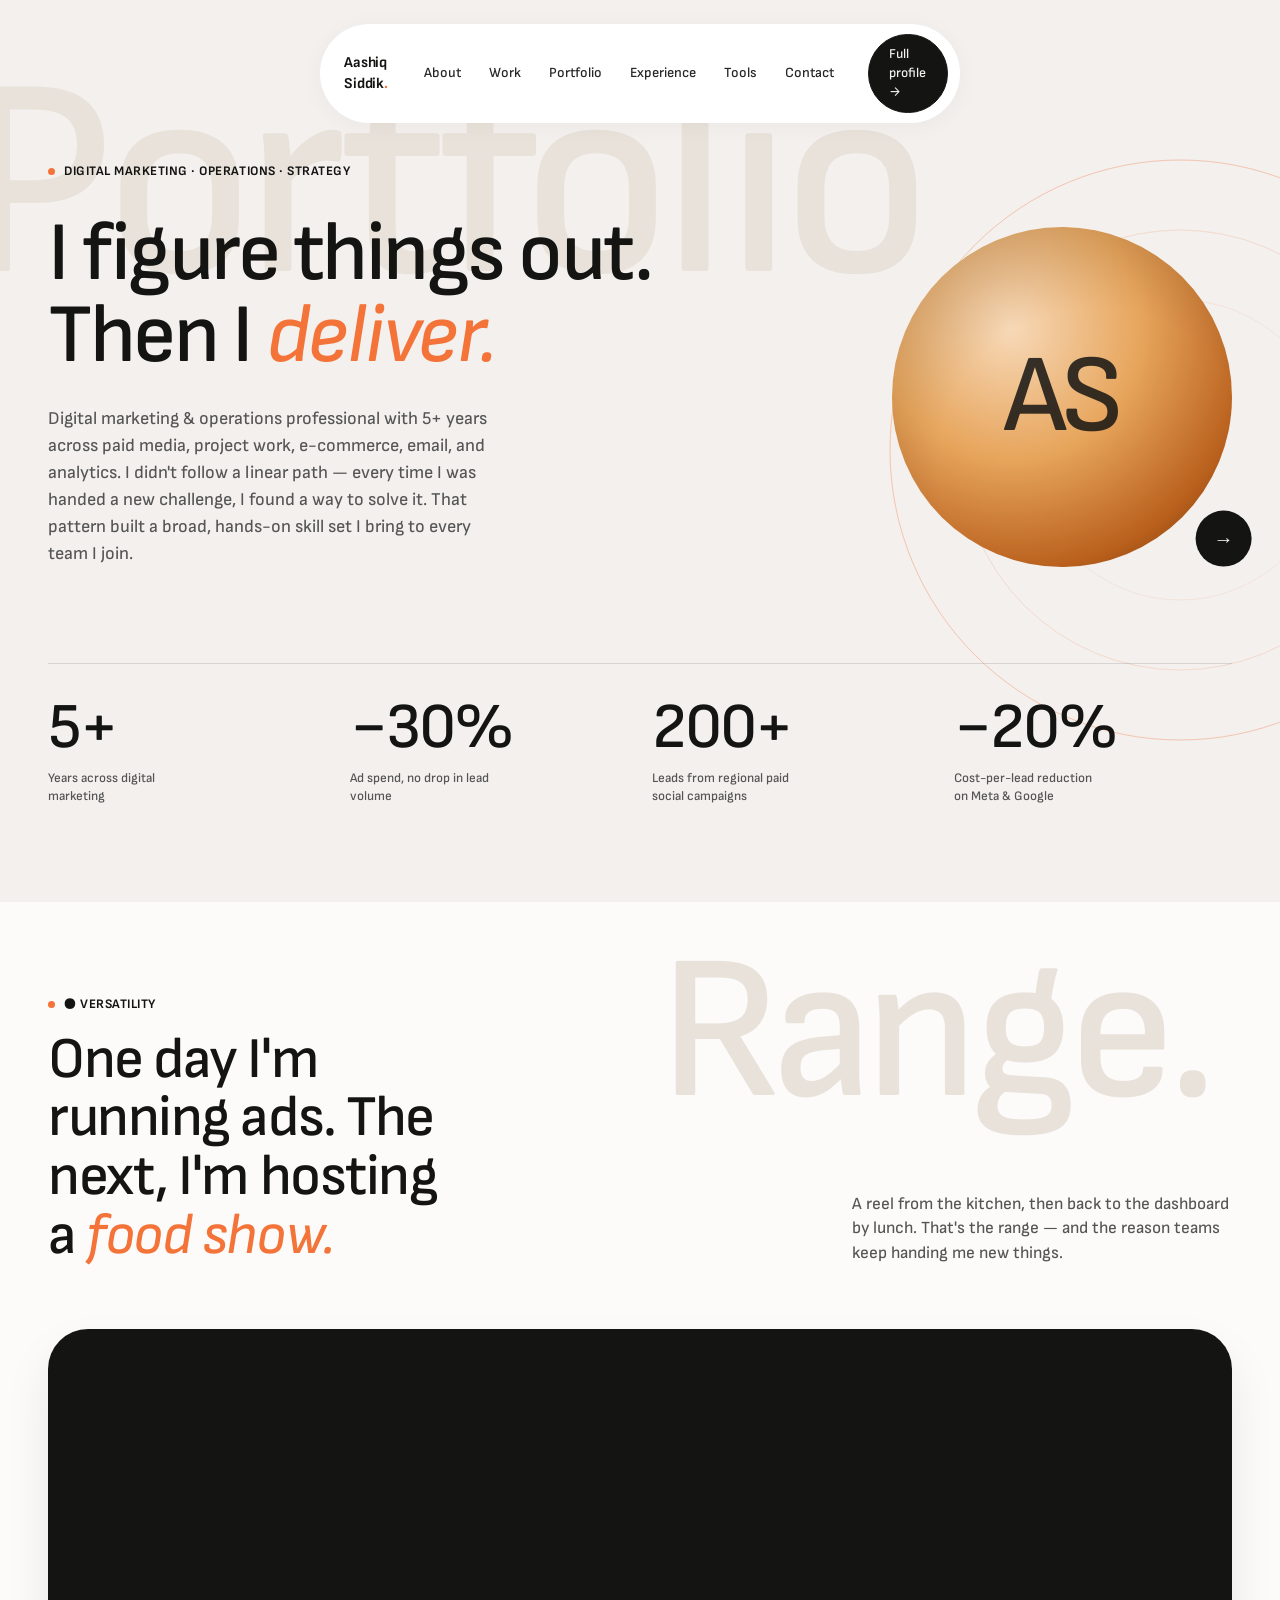
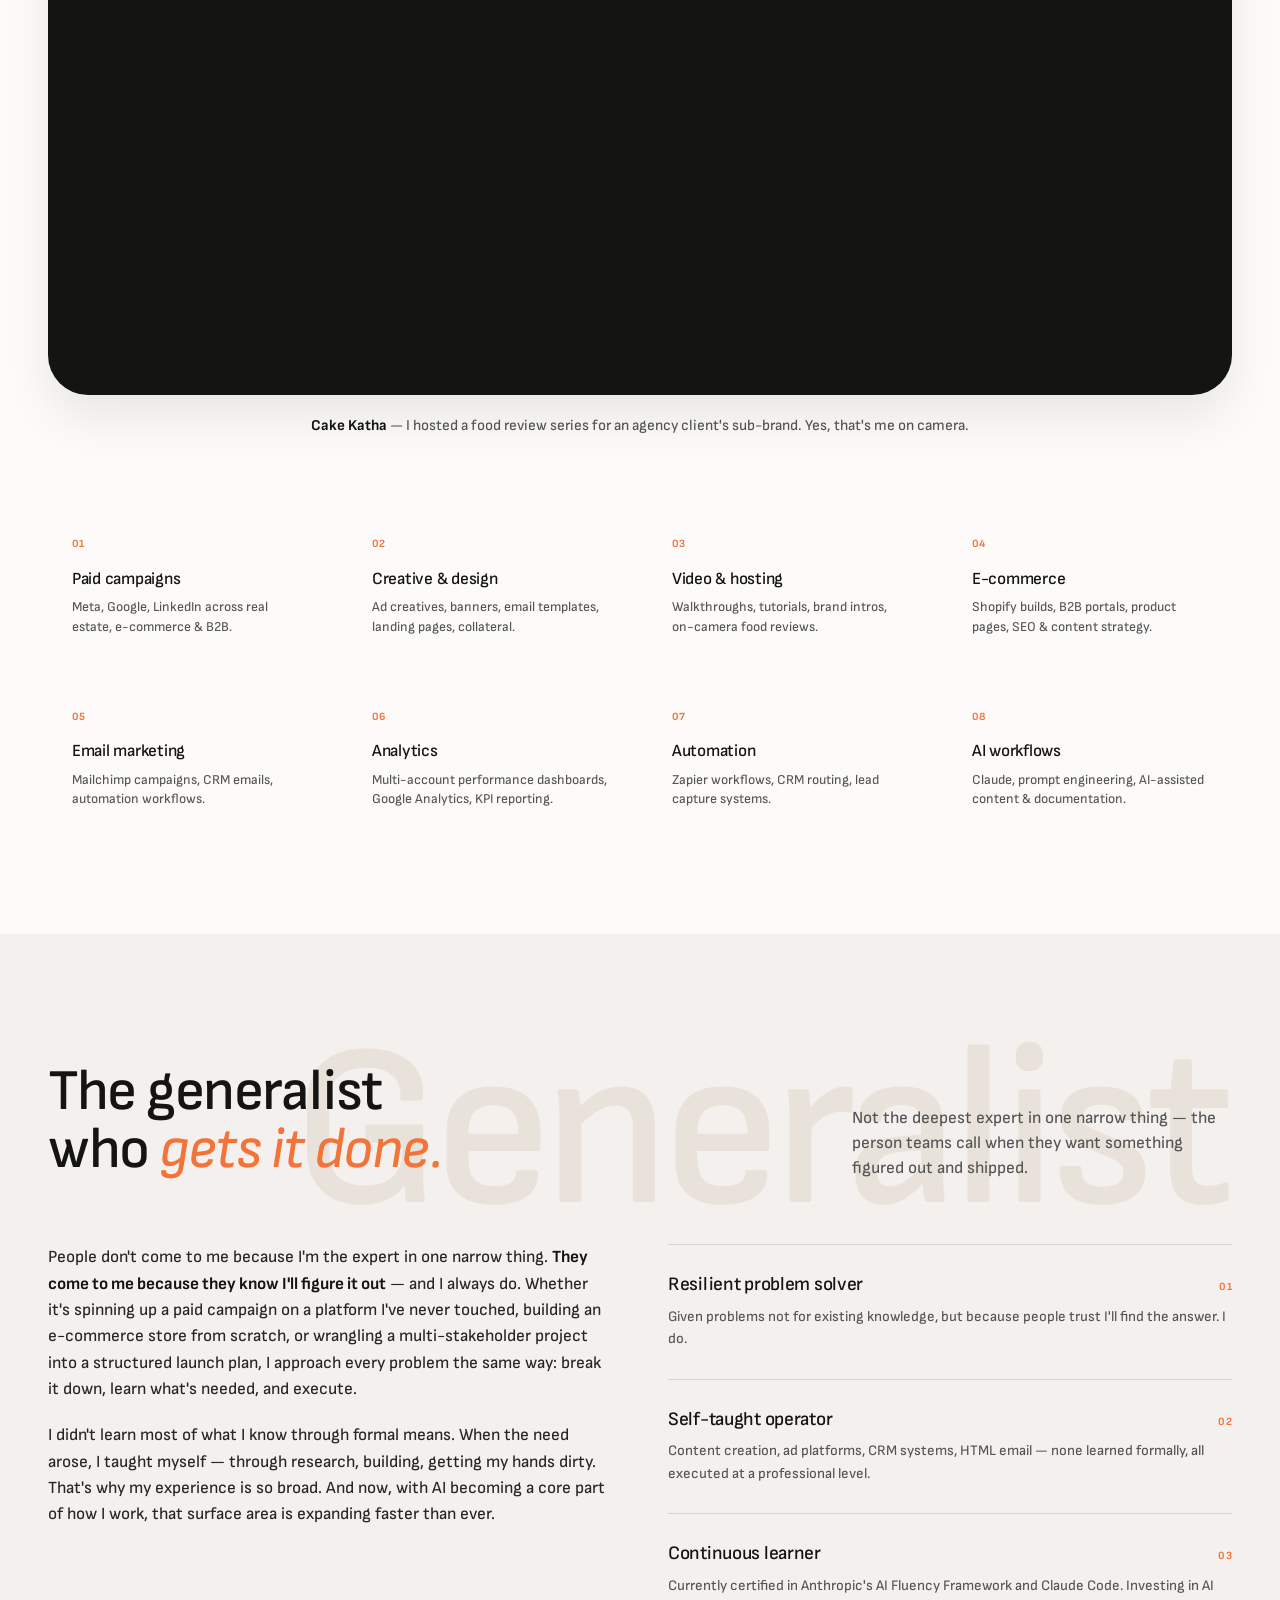
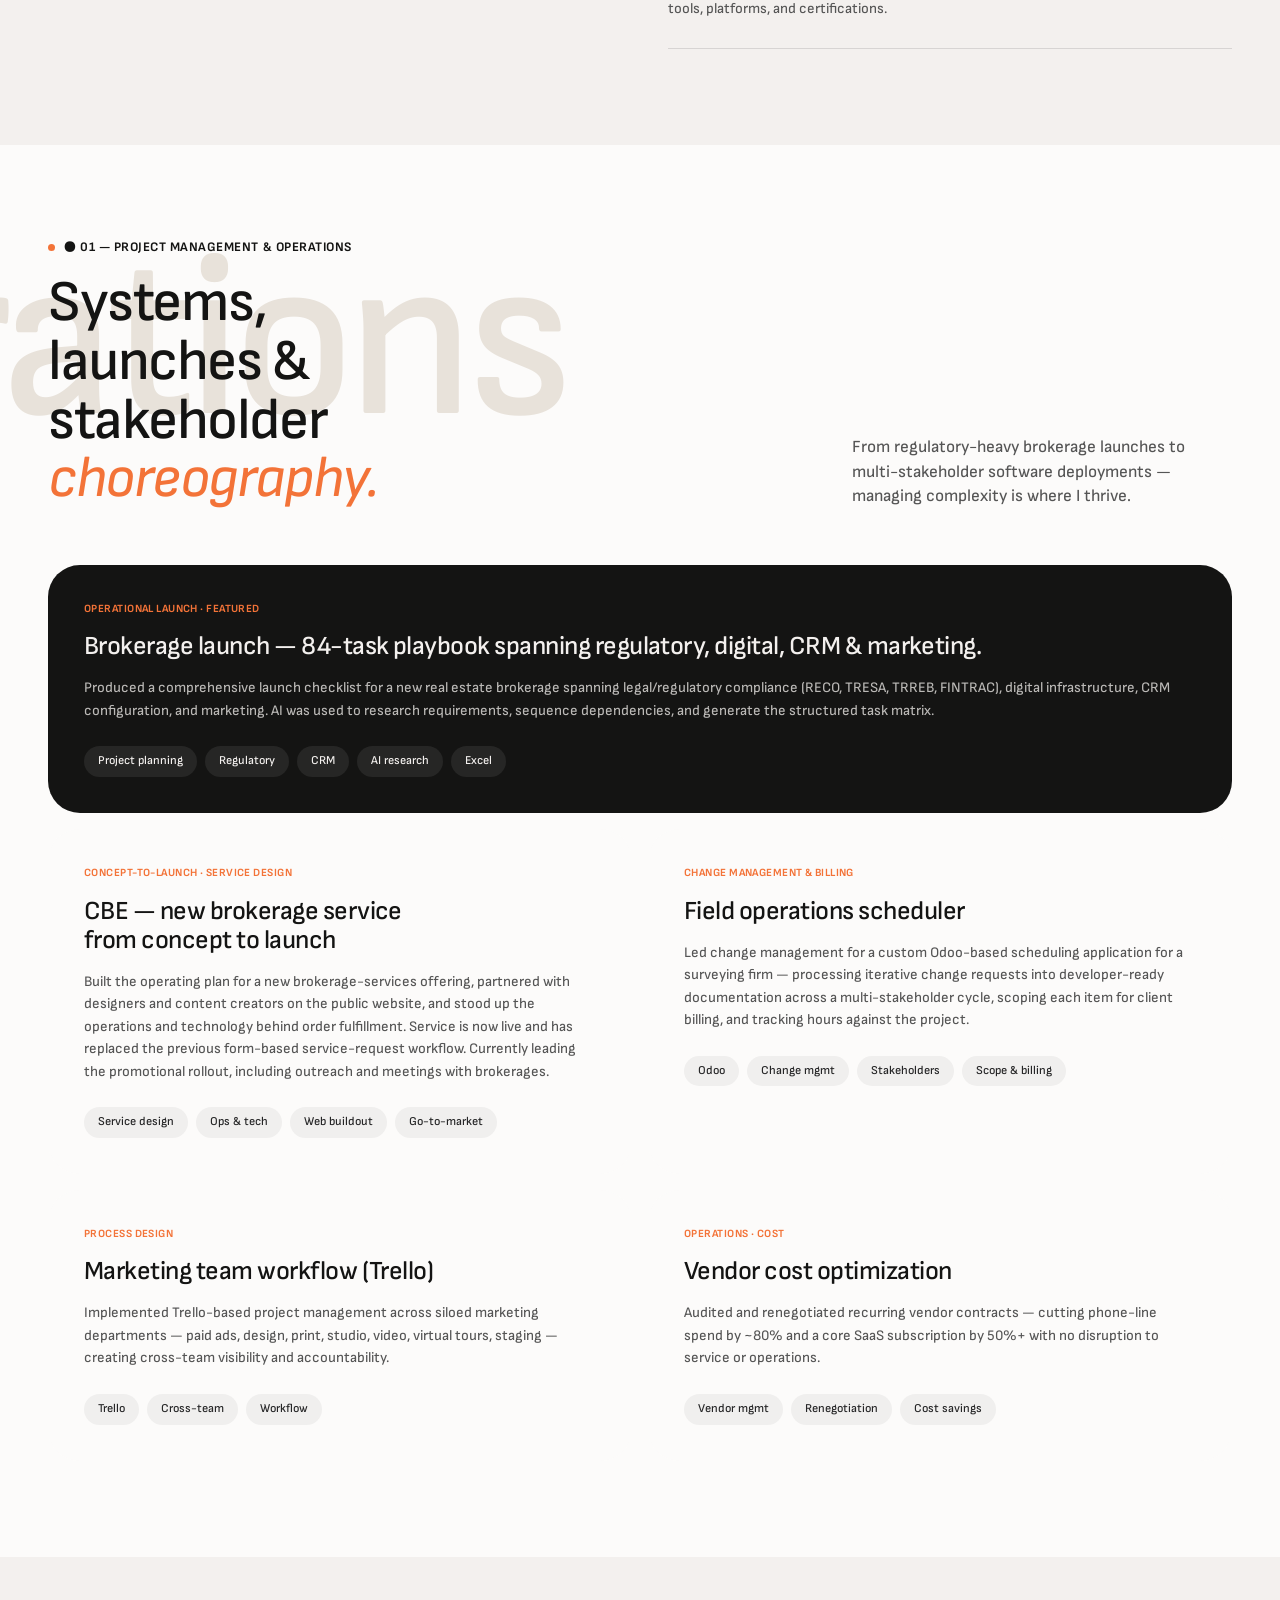
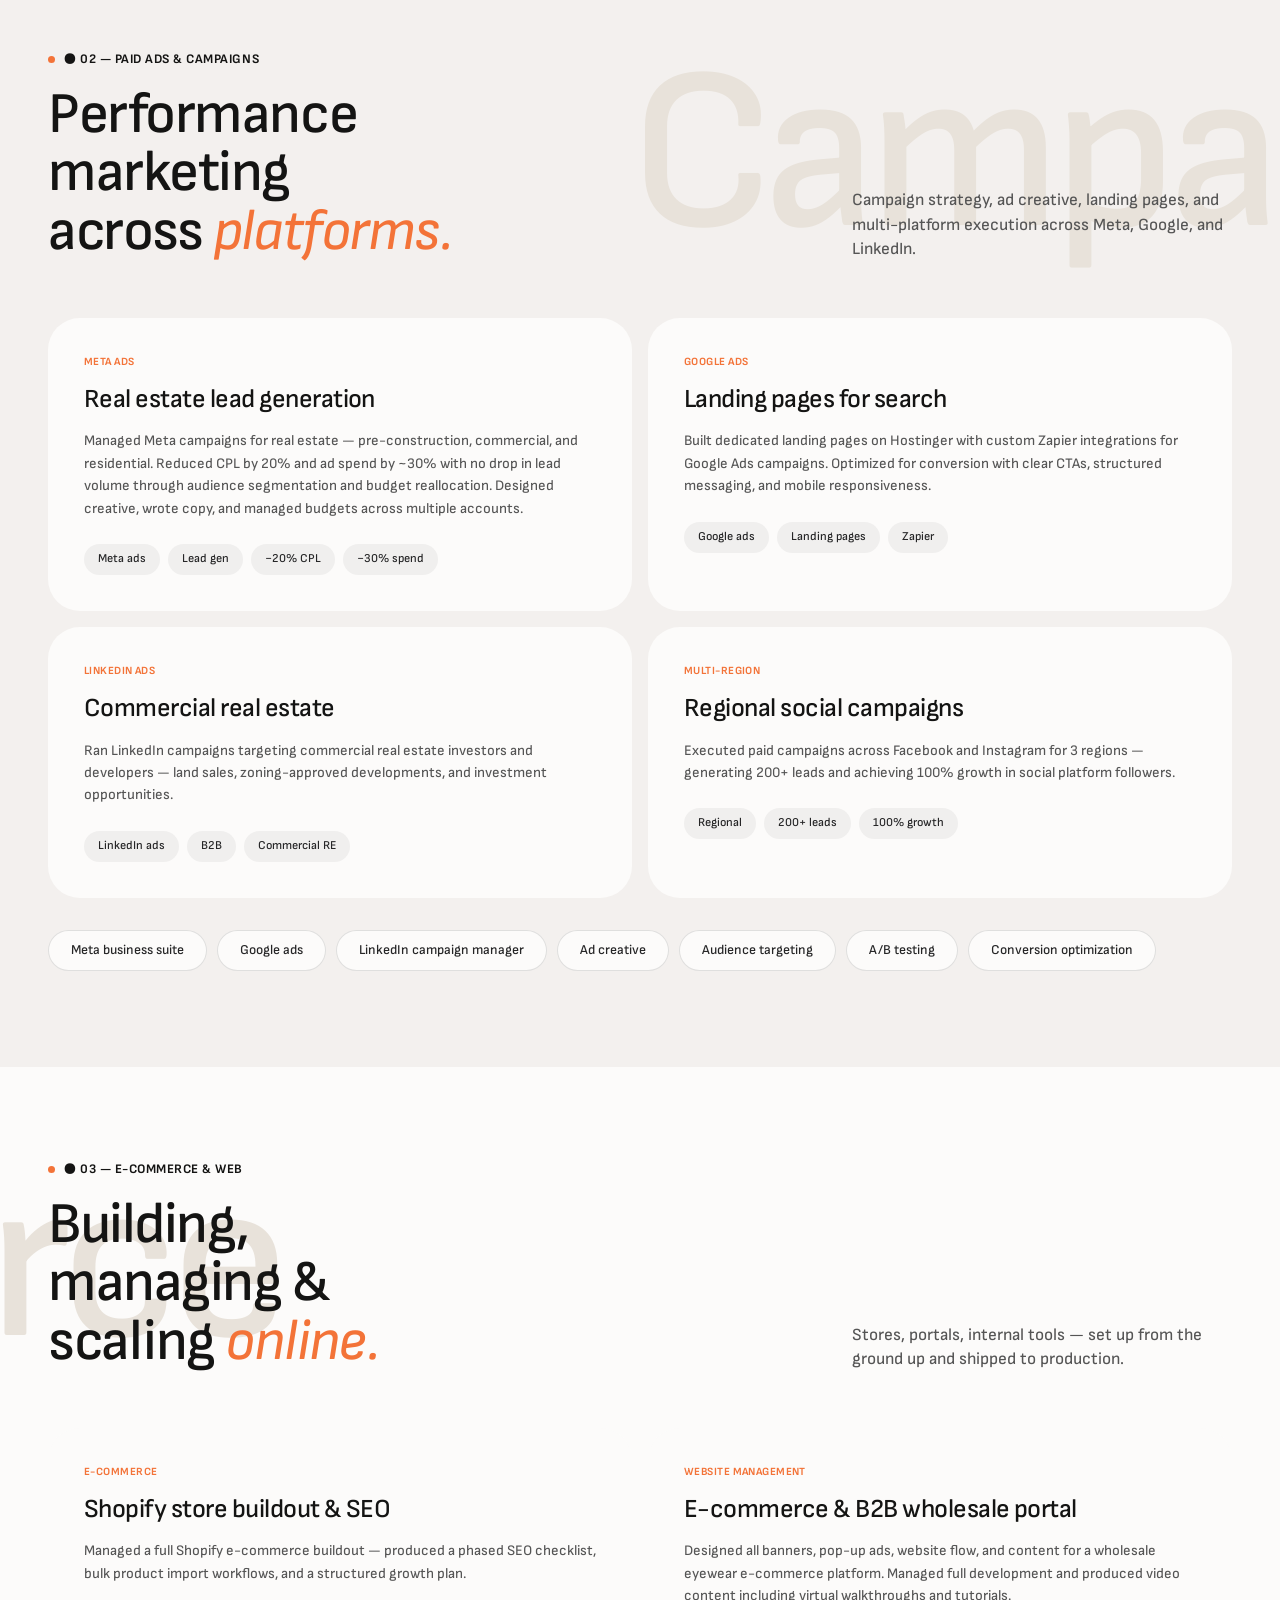
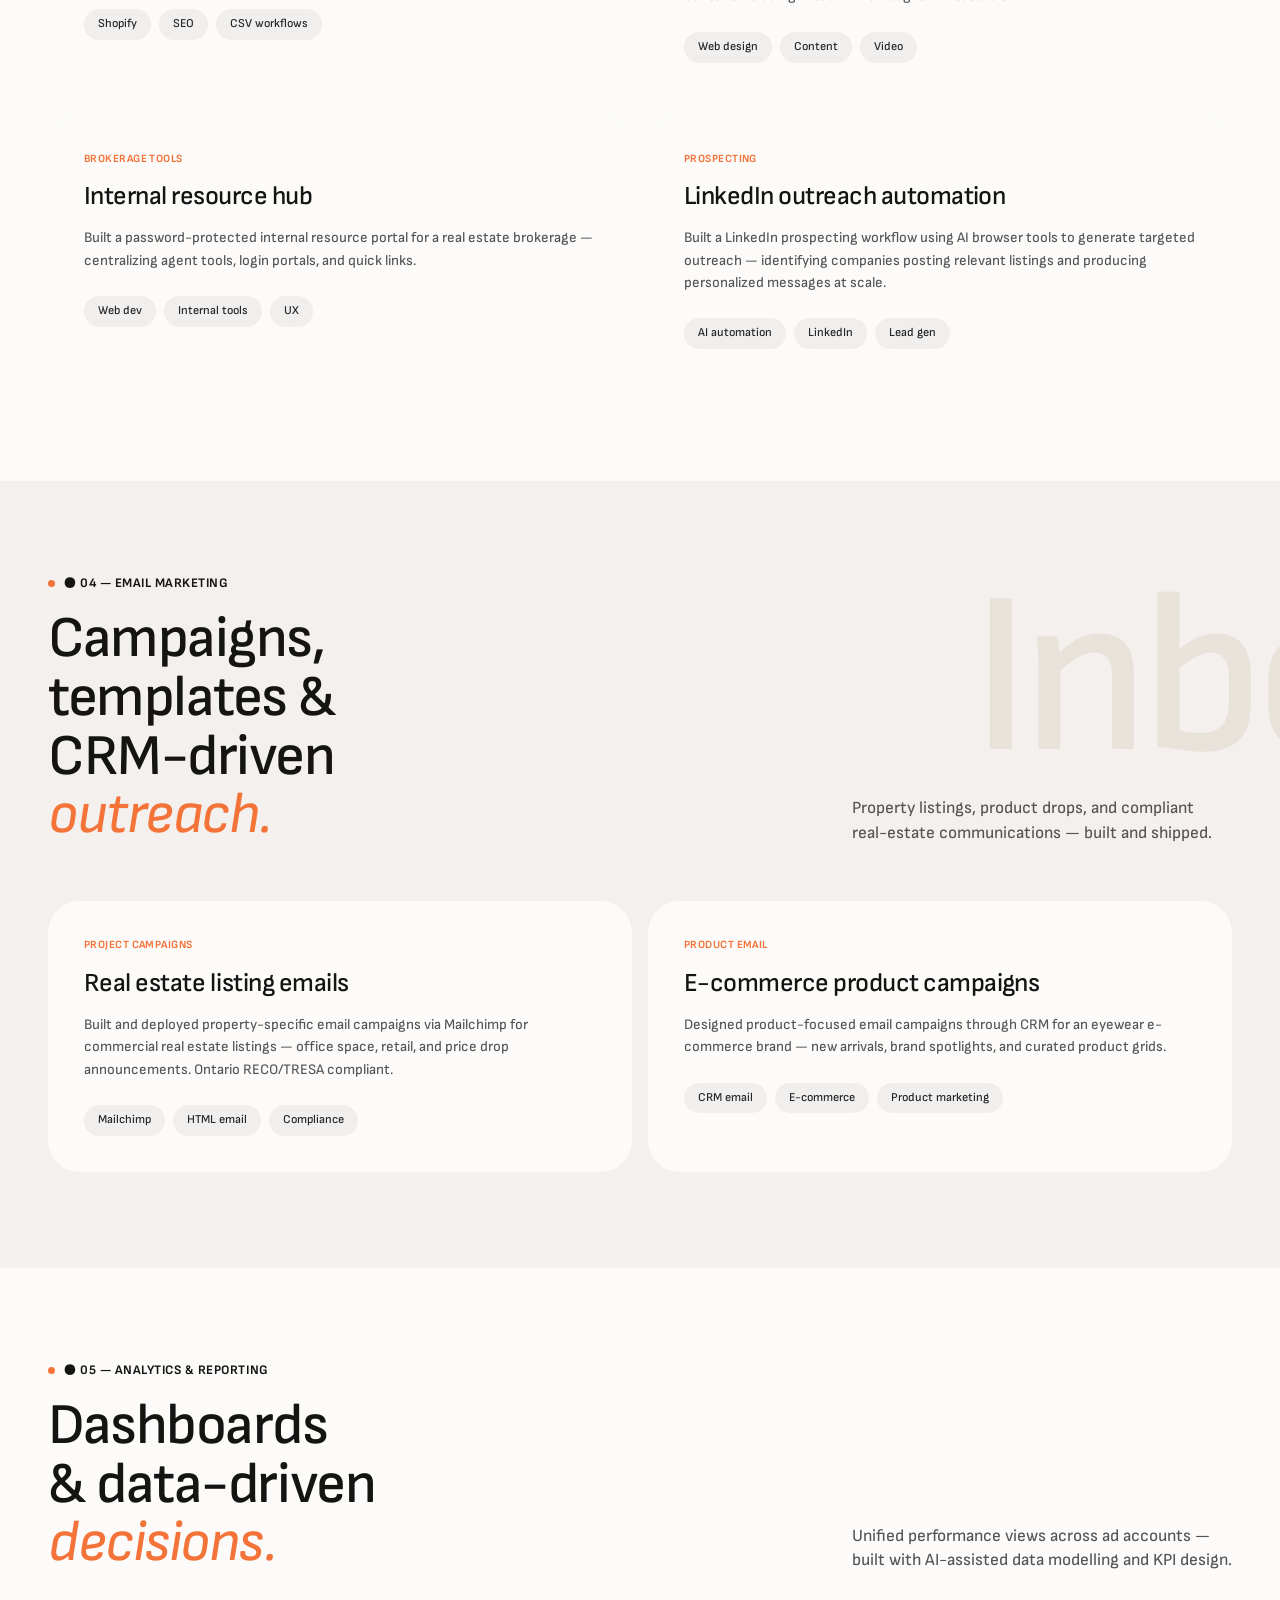
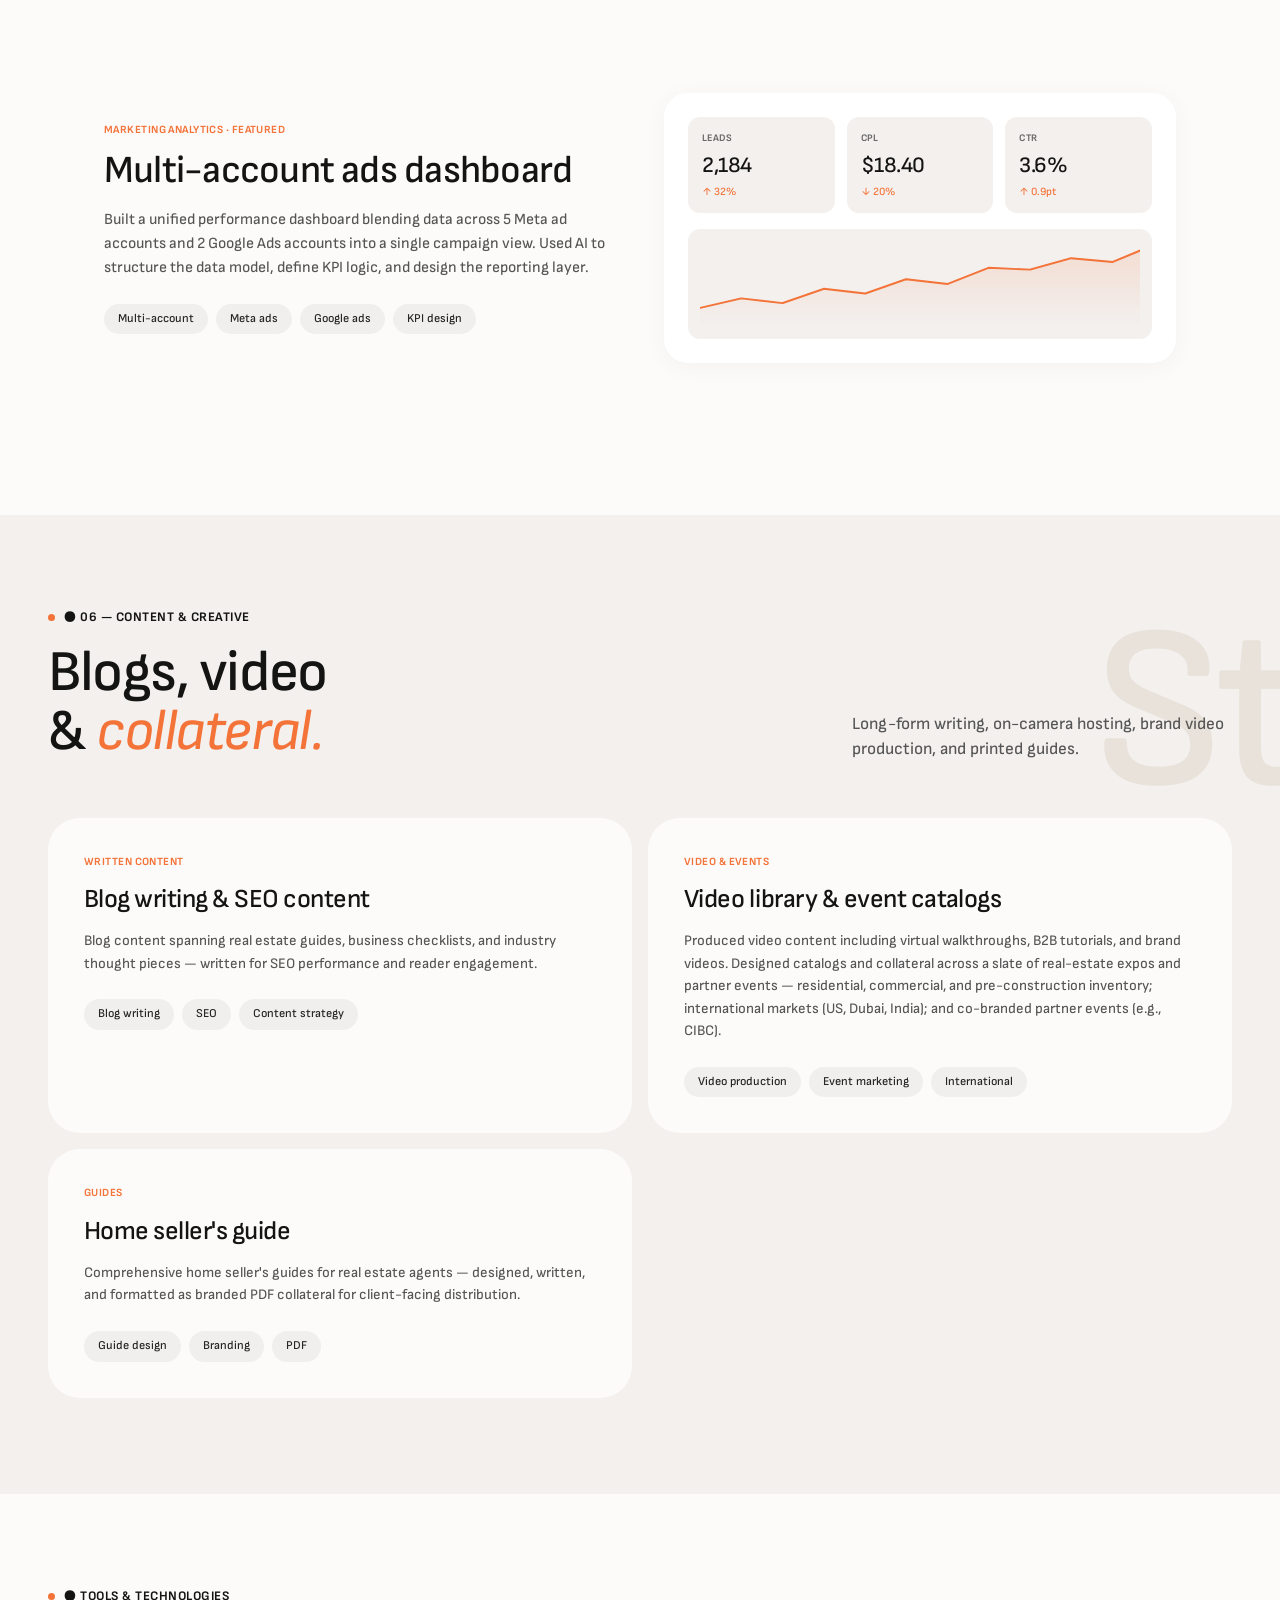
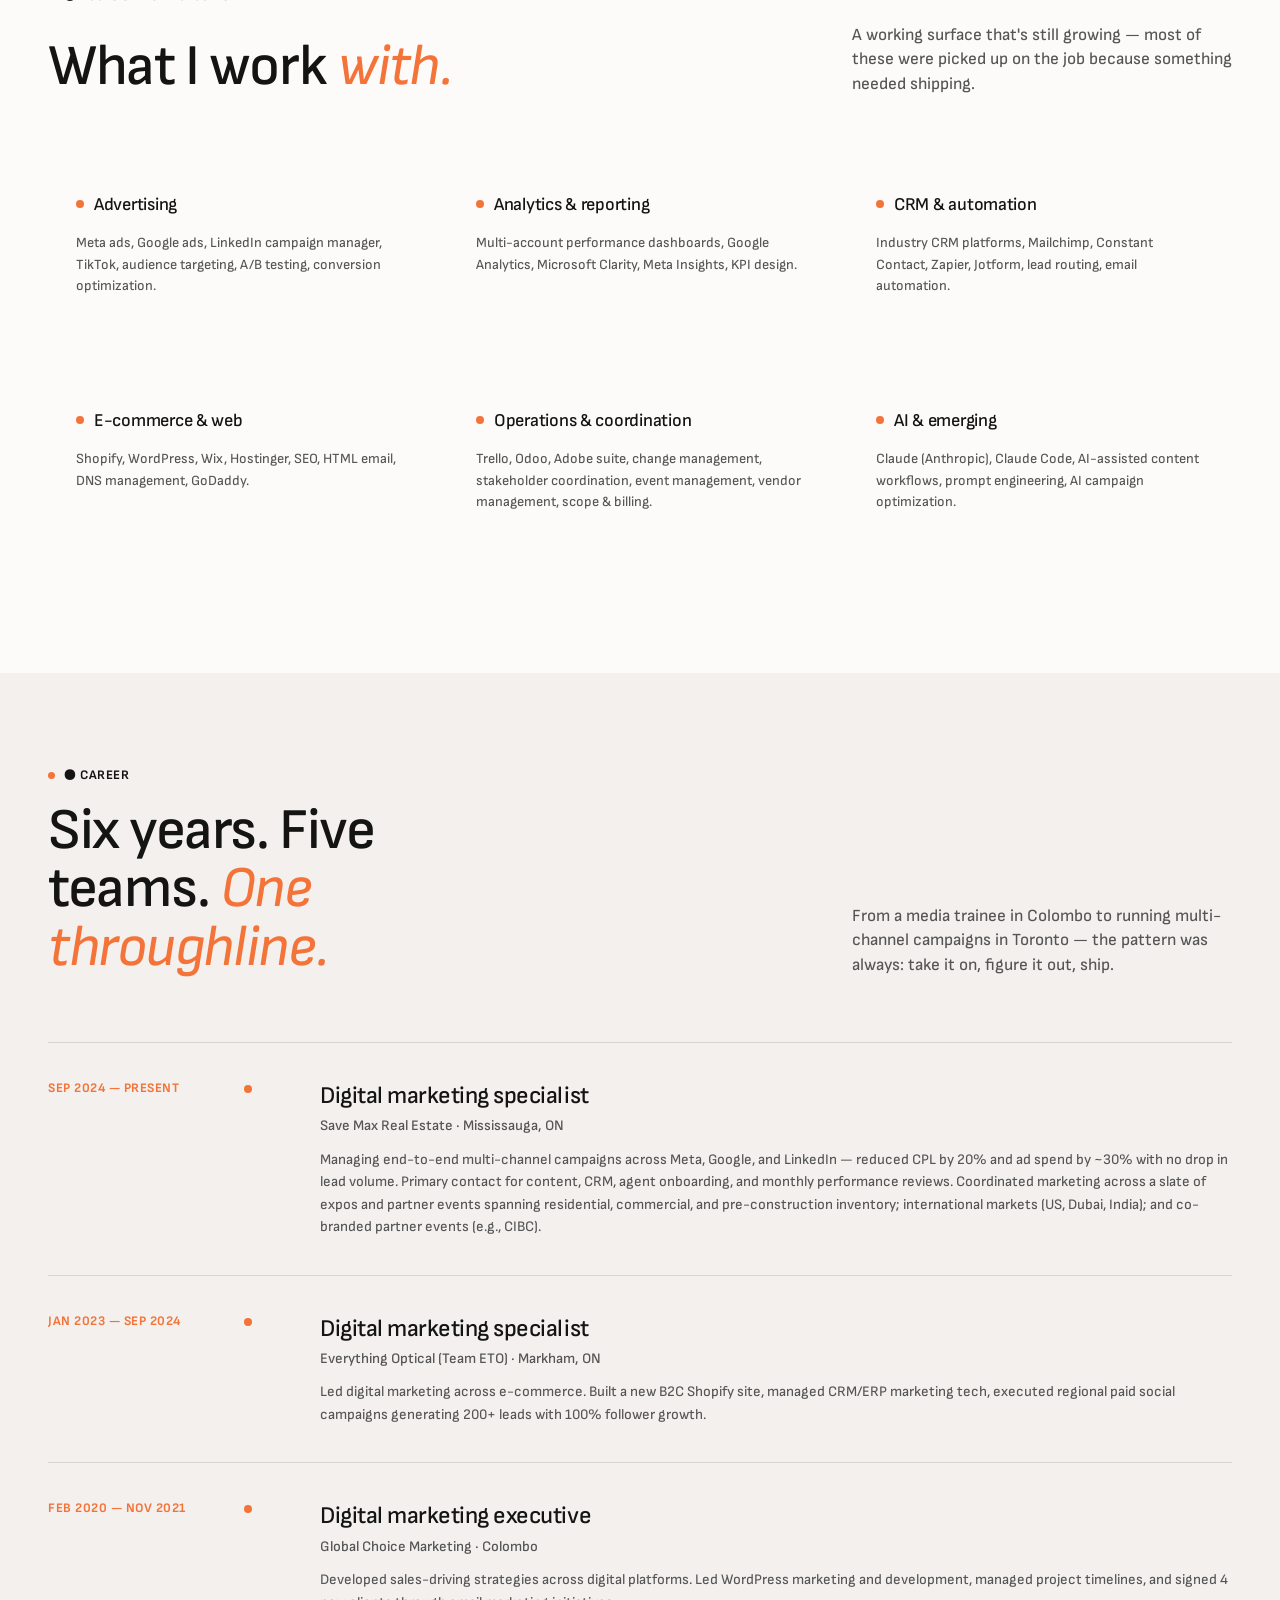
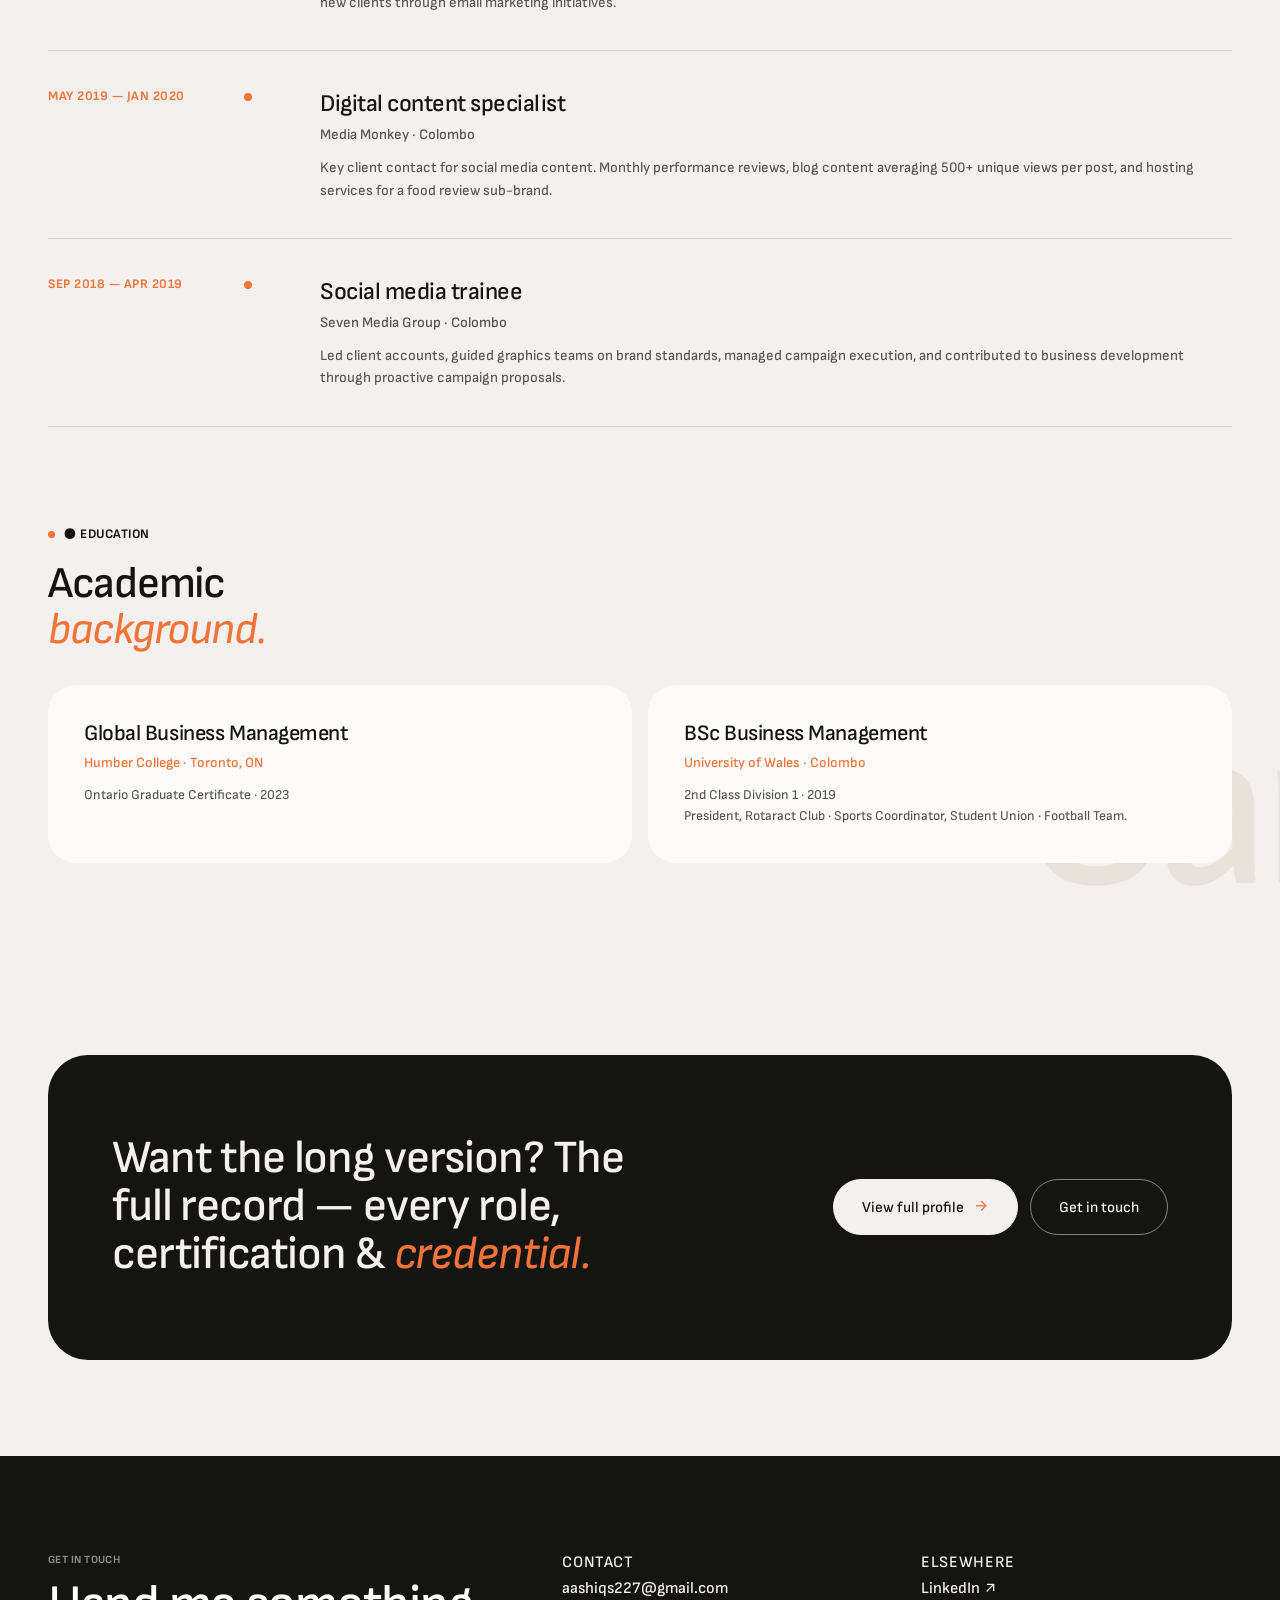
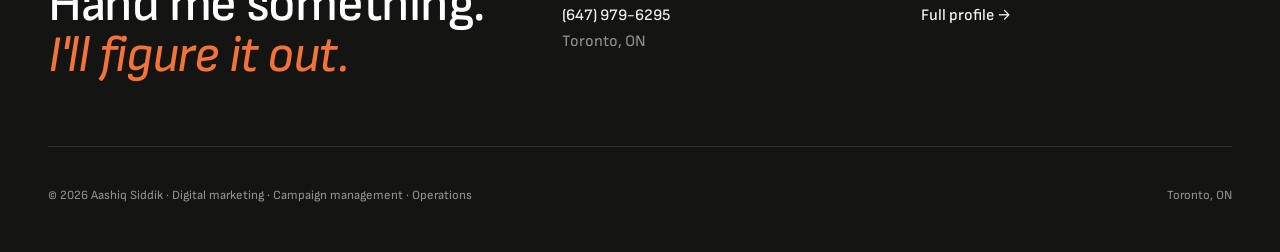
<file: index.html>
<!DOCTYPE html>
<html lang="en">
<head>
<meta charset="UTF-8">
<meta name="viewport" content="width=device-width, initial-scale=1.0">
<title>Aashiq Siddik — Portfolio</title>
<link rel="stylesheet" href="colors_and_type.css">
<link rel="stylesheet" href="styles.css">
</head>
<body>


<!-- =====================================================================
     FLOATING NAV
     ===================================================================== -->
<nav class="nav-pill" id="nav" aria-label="Primary navigation">
  <a class="nav-brand" href="#top">Aashiq Siddik<span class="dot">.</span></a>
  <ul class="nav-links">
    <li><a href="#about">About</a></li>
    <li><a href="#work">Work</a></li>
    <li><a href="portfolio.html">Portfolio</a></li>
    <li><a href="#experience">Experience</a></li>
    <li><a href="#tools">Tools</a></li>
    <li><a href="#contact">Contact</a></li>
  </ul>
  <a class="nav-cta" href="full-profile.html">Full profile →</a>
</nav>


<!-- =====================================================================
     APP
     ===================================================================== -->
<main class="app" id="app">
  <div id="top"></div>

  <!-- persistent orbital arc bg -->
  <div class="global-orbit" aria-hidden="true">
    <svg viewBox="0 0 600 600">
      <circle cx="300" cy="300" r="290"/>
      <circle cx="300" cy="300" r="220" style="opacity:.5"/>
      <circle cx="300" cy="300" r="150" style="opacity:.3"/>
    </svg>
  </div>


  <!-- ===== HERO ===== -->
  <section class="hero" data-screen-label="01 Hero">
    <span class="watermark" data-dir="left" data-range="240">Portfolio</span>
    <div class="container">
      <div class="hero-grid">
        <div>
          <div class="eyebrow reveal">Digital marketing · Operations · Strategy</div>
          <h1 class="reveal" data-delay="1">I figure things out.<br>Then I <em>deliver.</em></h1>
          <p class="hero-lede reveal" data-delay="2">Digital marketing &amp; operations professional with 5+ years across paid media, project work, e-commerce, email, and analytics. I didn't follow a linear path — every time I was handed a new challenge, I found a way to solve it. That pattern built a broad, hands-on skill set I bring to every team I join.</p>
        </div>
        <div class="reveal" data-delay="3">
          <div class="portrait-wrap">
            <!-- Decorative orbit -->
            <svg class="hero-orbits" viewBox="0 0 400 400" aria-hidden="true">
              <path d="M 20 200 A 180 180 0 0 1 380 200" />
              <path d="M 380 200 A 180 180 0 0 1 20 200" class="ghost"/>
              <circle cx="380" cy="200" r="3" fill="#F37338" stroke="none"/>
            </svg>
            <div class="portrait">
              <div class="portrait-initials">AS</div>
            </div>
            <button class="satellite portrait-satellite" aria-label="Learn more" type="button">→</button>
          </div>
        </div>
      </div>

      <div class="hero-stats">
        <div class="reveal" data-delay="1">
          <div class="stat-num"><span data-count="5" data-suffix="+">5+</span></div>
          <div class="stat-label">Years across digital marketing</div>
        </div>
        <div class="reveal" data-delay="2">
          <div class="stat-num">−<span data-count="30" data-suffix="%">30%</span></div>
          <div class="stat-label">Ad spend, no drop in lead volume</div>
        </div>
        <div class="reveal" data-delay="3">
          <div class="stat-num"><span data-count="200" data-suffix="+">200+</span></div>
          <div class="stat-label">Leads from regional paid social campaigns</div>
        </div>
        <div class="reveal" data-delay="4">
          <div class="stat-num">−<span data-count="20" data-suffix="%">20%</span></div>
          <div class="stat-label">Cost-per-lead reduction on Meta &amp; Google</div>
        </div>
      </div>
    </div>
  </section>


  <!-- ===== VERSATILITY ===== -->
  <section class="versatility lifted" id="versatility" data-screen-label="02 Versatility">
    <span class="watermark" data-dir="right" data-range="260">Range.</span>
    <div class="container">
      <div class="section-head">
        <div class="eyebrow reveal">● Versatility</div>
        <div class="row">
          <h2 class="reveal" data-delay="1">One day I'm running ads. The next, I'm hosting a <em>food show.</em></h2>
          <p class="lede reveal" data-delay="2">A reel from the kitchen, then back to the dashboard by lunch. That's the range — and the reason teams keep handing me new things.</p>
        </div>
      </div>

      <div class="reveal" data-delay="1">
        <div class="video-frame">
          <iframe src="https://www.youtube.com/embed/aG8I2l-wIsM?modestbranding=1&rel=0" allow="encrypted-media" allowfullscreen title="Cake Katha"></iframe>
        </div>
        <p class="video-caption"><strong>Cake Katha</strong> — I hosted a food review series for an agency client's sub-brand. Yes, that's me on camera.</p>
      </div>

      <div class="versatility-grid">
        <div class="v-tile reveal" data-delay="1"><div class="num">01</div><h4>Paid campaigns</h4><p>Meta, Google, LinkedIn across real estate, e-commerce &amp; B2B.</p></div>
        <div class="v-tile reveal" data-delay="2"><div class="num">02</div><h4>Creative &amp; design</h4><p>Ad creatives, banners, email templates, landing pages, collateral.</p></div>
        <div class="v-tile reveal" data-delay="3"><div class="num">03</div><h4>Video &amp; hosting</h4><p>Walkthroughs, tutorials, brand intros, on-camera food reviews.</p></div>
        <div class="v-tile reveal" data-delay="4"><div class="num">04</div><h4>E-commerce</h4><p>Shopify builds, B2B portals, product pages, SEO &amp; content strategy.</p></div>
        <div class="v-tile reveal" data-delay="1"><div class="num">05</div><h4>Email marketing</h4><p>Mailchimp campaigns, CRM emails, automation workflows.</p></div>
        <div class="v-tile reveal" data-delay="2"><div class="num">06</div><h4>Analytics</h4><p>Multi-account performance dashboards, Google Analytics, KPI reporting.</p></div>
        <div class="v-tile reveal" data-delay="3"><div class="num">07</div><h4>Automation</h4><p>Zapier workflows, CRM routing, lead capture systems.</p></div>
        <div class="v-tile reveal" data-delay="4"><div class="num">08</div><h4>AI workflows</h4><p>Claude, prompt engineering, AI-assisted content &amp; documentation.</p></div>
      </div>
    </div>
  </section>


  <!-- ===== ABOUT ===== -->
  <section id="about" data-screen-label="03 About">
    <span class="watermark" data-dir="left" data-range="200">Generalist</span>
    <div class="container">
      <div class="section-head">
        <div class="eyebrow reveal">● About</div>
        <div class="row">
          <h2 class="reveal" data-delay="1">The generalist who <em>gets it done.</em></h2>
          <p class="lede reveal" data-delay="2">Not the deepest expert in one narrow thing — the person teams call when they want something figured out and shipped.</p>
        </div>
      </div>

      <div class="about-grid">
        <div class="about-text reveal" data-delay="1">
          <p>People don't come to me because I'm the expert in one narrow thing. <strong>They come to me because they know I'll figure it out</strong> — and I always do. Whether it's spinning up a paid campaign on a platform I've never touched, building an e-commerce store from scratch, or wrangling a multi-stakeholder project into a structured launch plan, I approach every problem the same way: break it down, learn what's needed, and execute.</p>
          <p>I didn't learn most of what I know through formal means. When the need arose, I taught myself — through research, building, getting my hands dirty. That's why my experience is so broad. And now, with AI becoming a core part of how I work, that surface area is expanding faster than ever.</p>
        </div>
        <div class="reveal" data-delay="2">
          <div class="trait">
            <h4>Resilient problem solver <span class="num">01</span></h4>
            <p>Given problems not for existing knowledge, but because people trust I'll find the answer. I do.</p>
          </div>
          <div class="trait">
            <h4>Self-taught operator <span class="num">02</span></h4>
            <p>Content creation, ad platforms, CRM systems, HTML email — none learned formally, all executed at a professional level.</p>
          </div>
          <div class="trait">
            <h4>Continuous learner <span class="num">03</span></h4>
            <p>Currently certified in Anthropic's AI Fluency Framework and Claude Code. Investing in AI tools, platforms, and certifications.</p>
          </div>
        </div>
      </div>
    </div>
  </section>


  <!-- ===== WORK: PROJECT MANAGEMENT ===== -->
  <section class="work lifted" id="work" data-screen-label="04 Project management">
    <span class="watermark" data-dir="right" data-range="280">Operations</span>
    <div class="container">
      <div class="section-head">
        <div class="eyebrow reveal">● 01 — Project management &amp; operations</div>
        <div class="row">
          <h2 class="reveal" data-delay="1">Systems, launches &amp; stakeholder <em>choreography.</em></h2>
          <p class="lede reveal" data-delay="2">From regulatory-heavy brokerage launches to multi-stakeholder software deployments — managing complexity is where I thrive.</p>
        </div>
      </div>

      <div class="work-grid">
        <div class="work-card full dark reveal">
          <div class="work-label">Operational launch · Featured</div>
          <h3>Brokerage launch — 84-task playbook spanning regulatory, digital, CRM &amp; marketing.</h3>
          <p class="work-desc">Produced a comprehensive launch checklist for a new real estate brokerage spanning legal/regulatory compliance (RECO, TRESA, TRREB, FINTRAC), digital infrastructure, CRM configuration, and marketing. AI was used to research requirements, sequence dependencies, and generate the structured task matrix.</p>
          <div class="chips">
            <span class="chip">Project planning</span><span class="chip">Regulatory</span><span class="chip">CRM</span><span class="chip">AI research</span><span class="chip">Excel</span>
          </div>
        </div>
        <div class="work-card reveal" data-delay="1">
          <div class="work-label">Concept-to-launch · Service design</div>
          <h3>CBE — new brokerage service from concept to launch</h3>
          <p class="work-desc">Built the operating plan for a new brokerage-services offering, partnered with designers and content creators on the public website, and stood up the operations and technology behind order fulfillment. Service is now live and has replaced the previous form-based service-request workflow. Currently leading the promotional rollout, including outreach and meetings with brokerages.</p>
          <div class="chips"><span class="chip">Service design</span><span class="chip">Ops &amp; tech</span><span class="chip">Web buildout</span><span class="chip">Go-to-market</span></div>
        </div>
        <div class="work-card reveal" data-delay="2">
          <div class="work-label">Change management &amp; billing</div>
          <h3>Field operations scheduler</h3>
          <p class="work-desc">Led change management for a custom Odoo-based scheduling application for a surveying firm — processing iterative change requests into developer-ready documentation across a multi-stakeholder cycle, scoping each item for client billing, and tracking hours against the project.</p>
          <div class="chips"><span class="chip">Odoo</span><span class="chip">Change mgmt</span><span class="chip">Stakeholders</span><span class="chip">Scope &amp; billing</span></div>
        </div>
        <div class="work-card reveal" data-delay="1">
          <div class="work-label">Process design</div>
          <h3>Marketing team workflow (Trello)</h3>
          <p class="work-desc">Implemented Trello-based project management across siloed marketing departments — paid ads, design, print, studio, video, virtual tours, staging — creating cross-team visibility and accountability.</p>
          <div class="chips"><span class="chip">Trello</span><span class="chip">Cross-team</span><span class="chip">Workflow</span></div>
        </div>
        <div class="work-card reveal" data-delay="2">
          <div class="work-label">Operations · Cost</div>
          <h3>Vendor cost optimization</h3>
          <p class="work-desc">Audited and renegotiated recurring vendor contracts — cutting phone-line spend by ~80% and a core SaaS subscription by 50%+ with no disruption to service or operations.</p>
          <div class="chips"><span class="chip">Vendor mgmt</span><span class="chip">Renegotiation</span><span class="chip">Cost savings</span></div>
        </div>
      </div>
    </div>
  </section>


  <!-- ===== WORK: PAID ADS ===== -->
  <section class="work" data-screen-label="05 Paid ads">
    <span class="watermark" data-dir="left" data-range="260">Campaigns</span>
    <div class="container">
      <div class="section-head">
        <div class="eyebrow reveal">● 02 — Paid ads &amp; campaigns</div>
        <div class="row">
          <h2 class="reveal" data-delay="1">Performance marketing across <em>platforms.</em></h2>
          <p class="lede reveal" data-delay="2">Campaign strategy, ad creative, landing pages, and multi-platform execution across Meta, Google, and LinkedIn.</p>
        </div>
      </div>

      <div class="work-grid">
        <div class="work-card reveal" data-delay="1">
          <div class="work-label">Meta ads</div>
          <h3>Real estate lead generation</h3>
          <p class="work-desc">Managed Meta campaigns for real estate — pre-construction, commercial, and residential. Reduced CPL by 20% and ad spend by ~30% with no drop in lead volume through audience segmentation and budget reallocation. Designed creative, wrote copy, and managed budgets across multiple accounts.</p>
          <div class="chips"><span class="chip">Meta ads</span><span class="chip">Lead gen</span><span class="chip">−20% CPL</span><span class="chip">−30% spend</span></div>
        </div>
        <div class="work-card reveal" data-delay="2">
          <div class="work-label">Google ads</div>
          <h3>Landing pages for search</h3>
          <p class="work-desc">Built dedicated landing pages on Hostinger with custom Zapier integrations for Google Ads campaigns. Optimized for conversion with clear CTAs, structured messaging, and mobile responsiveness.</p>
          <div class="chips"><span class="chip">Google ads</span><span class="chip">Landing pages</span><span class="chip">Zapier</span></div>
        </div>
        <div class="work-card reveal" data-delay="1">
          <div class="work-label">LinkedIn ads</div>
          <h3>Commercial real estate</h3>
          <p class="work-desc">Ran LinkedIn campaigns targeting commercial real estate investors and developers — land sales, zoning-approved developments, and investment opportunities.</p>
          <div class="chips"><span class="chip">LinkedIn ads</span><span class="chip">B2B</span><span class="chip">Commercial RE</span></div>
        </div>
        <div class="work-card reveal" data-delay="2">
          <div class="work-label">Multi-region</div>
          <h3>Regional social campaigns</h3>
          <p class="work-desc">Executed paid campaigns across Facebook and Instagram for 3 regions — generating 200+ leads and achieving 100% growth in social platform followers.</p>
          <div class="chips"><span class="chip">Regional</span><span class="chip">200+ leads</span><span class="chip">100% growth</span></div>
        </div>
      </div>

      <div class="skills-strip reveal">
        <span>Meta business suite</span><span>Google ads</span><span>LinkedIn campaign manager</span><span>Ad creative</span><span>Audience targeting</span><span>A/B testing</span><span>Conversion optimization</span>
      </div>
    </div>
  </section>


  <!-- ===== WORK: E-COMMERCE ===== -->
  <section class="work lifted" data-screen-label="06 E-commerce">
    <span class="watermark" data-dir="right" data-range="240">Commerce</span>
    <div class="container">
      <div class="section-head">
        <div class="eyebrow reveal">● 03 — E-commerce &amp; web</div>
        <div class="row">
          <h2 class="reveal" data-delay="1">Building, managing &amp; scaling <em>online.</em></h2>
          <p class="lede reveal" data-delay="2">Stores, portals, internal tools — set up from the ground up and shipped to production.</p>
        </div>
      </div>

      <div class="work-grid">
        <div class="work-card reveal" data-delay="1">
          <div class="work-label">E-commerce</div>
          <h3>Shopify store buildout &amp; SEO</h3>
          <p class="work-desc">Managed a full Shopify e-commerce buildout — produced a phased SEO checklist, bulk product import workflows, and a structured growth plan.</p>
          <div class="chips"><span class="chip">Shopify</span><span class="chip">SEO</span><span class="chip">CSV workflows</span></div>
        </div>
        <div class="work-card reveal" data-delay="2">
          <div class="work-label">Website management</div>
          <h3>E-commerce &amp; B2B wholesale portal</h3>
          <p class="work-desc">Designed all banners, pop-up ads, website flow, and content for a wholesale eyewear e-commerce platform. Managed full development and produced video content including virtual walkthroughs and tutorials.</p>
          <div class="chips"><span class="chip">Web design</span><span class="chip">Content</span><span class="chip">Video</span></div>
        </div>
        <div class="work-card reveal" data-delay="1">
          <div class="work-label">Brokerage tools</div>
          <h3>Internal resource hub</h3>
          <p class="work-desc">Built a password-protected internal resource portal for a real estate brokerage — centralizing agent tools, login portals, and quick links.</p>
          <div class="chips"><span class="chip">Web dev</span><span class="chip">Internal tools</span><span class="chip">UX</span></div>
        </div>
        <div class="work-card reveal" data-delay="2">
          <div class="work-label">Prospecting</div>
          <h3>LinkedIn outreach automation</h3>
          <p class="work-desc">Built a LinkedIn prospecting workflow using AI browser tools to generate targeted outreach — identifying companies posting relevant listings and producing personalized messages at scale.</p>
          <div class="chips"><span class="chip">AI automation</span><span class="chip">LinkedIn</span><span class="chip">Lead gen</span></div>
        </div>
      </div>
    </div>
  </section>


  <!-- ===== WORK: EMAIL ===== -->
  <section class="work" data-screen-label="07 Email">
    <span class="watermark" data-dir="left" data-range="240">Inbox</span>
    <div class="container">
      <div class="section-head">
        <div class="eyebrow reveal">● 04 — Email marketing</div>
        <div class="row">
          <h2 class="reveal" data-delay="1">Campaigns, templates &amp; CRM-driven <em>outreach.</em></h2>
          <p class="lede reveal" data-delay="2">Property listings, product drops, and compliant real-estate communications — built and shipped.</p>
        </div>
      </div>

      <div class="work-grid">
        <div class="work-card reveal" data-delay="1">
          <div class="work-label">Project campaigns</div>
          <h3>Real estate listing emails</h3>
          <p class="work-desc">Built and deployed property-specific email campaigns via Mailchimp for commercial real estate listings — office space, retail, and price drop announcements. Ontario RECO/TRESA compliant.</p>
          <div class="chips"><span class="chip">Mailchimp</span><span class="chip">HTML email</span><span class="chip">Compliance</span></div>
        </div>
        <div class="work-card reveal" data-delay="2">
          <div class="work-label">Product email</div>
          <h3>E-commerce product campaigns</h3>
          <p class="work-desc">Designed product-focused email campaigns through CRM for an eyewear e-commerce brand — new arrivals, brand spotlights, and curated product grids.</p>
          <div class="chips"><span class="chip">CRM email</span><span class="chip">E-commerce</span><span class="chip">Product marketing</span></div>
        </div>
      </div>
    </div>
  </section>


  <!-- ===== ANALYTICS — feature ===== -->
  <section class="lifted" data-screen-label="08 Analytics">
    <span class="watermark" data-dir="right" data-range="260">Signals</span>
    <div class="container">
      <div class="section-head">
        <div class="eyebrow reveal">● 05 — Analytics &amp; reporting</div>
        <div class="row">
          <h2 class="reveal" data-delay="1">Dashboards &amp; data-driven <em>decisions.</em></h2>
          <p class="lede reveal" data-delay="2">Unified performance views across ad accounts — built with AI-assisted data modelling and KPI design.</p>
        </div>
      </div>

      <div class="analytics-feature reveal">
        <div>
          <div class="work-label" style="margin-bottom: 14px;">Marketing analytics · Featured</div>
          <h3 style="font-family: var(--font-display); font-size: clamp(28px, 3vw, 40px); font-weight: 500; letter-spacing: -0.02em; line-height: 1.05; color: var(--color-ink); margin-bottom: 16px;">Multi-account ads dashboard</h3>
          <p style="font-size: 15.5px; line-height: 1.55; color: var(--color-granite); margin-bottom: 24px;">Built a unified performance dashboard blending data across 5 Meta ad accounts and 2 Google Ads accounts into a single campaign view. Used AI to structure the data model, define KPI logic, and design the reporting layer.</p>
          <div class="chips">
            <span class="chip">Multi-account</span><span class="chip">Meta ads</span><span class="chip">Google ads</span><span class="chip">KPI design</span>
          </div>
        </div>
        <div class="dashboard-mock" aria-hidden="true">
          <div class="row">
            <div class="tile"><div class="label">Leads</div><div class="val">2,184</div><div class="delta">↑ 32%</div></div>
            <div class="tile"><div class="label">CPL</div><div class="val">$18.40</div><div class="delta">↓ 20%</div></div>
            <div class="tile"><div class="label">CTR</div><div class="val">3.6%</div><div class="delta">↑ 0.9pt</div></div>
          </div>
          <div class="dashboard-chart">
            <svg viewBox="0 0 320 90" preserveAspectRatio="none">
              <path d="M 0 70 L 30 60 L 60 65 L 90 50 L 120 55 L 150 40 L 180 45 L 210 28 L 240 30 L 270 18 L 300 22 L 320 10" fill="none" stroke="#F37338" stroke-width="2" stroke-linecap="round" stroke-linejoin="round"/>
              <path d="M 0 70 L 30 60 L 60 65 L 90 50 L 120 55 L 150 40 L 180 45 L 210 28 L 240 30 L 270 18 L 300 22 L 320 10 L 320 90 L 0 90 Z" fill="url(#g)" opacity="0.15"/>
              <defs><linearGradient id="g" x1="0" x2="0" y1="0" y2="1"><stop offset="0" stop-color="#F37338"/><stop offset="1" stop-color="#F37338" stop-opacity="0"/></linearGradient></defs>
            </svg>
          </div>
        </div>
      </div>
    </div>
  </section>


  <!-- ===== WORK: CONTENT ===== -->
  <section class="work" data-screen-label="09 Content">
    <span class="watermark" data-dir="left" data-range="240">Stories</span>
    <div class="container">
      <div class="section-head">
        <div class="eyebrow reveal">● 06 — Content &amp; creative</div>
        <div class="row">
          <h2 class="reveal" data-delay="1">Blogs, video &amp; <em>collateral.</em></h2>
          <p class="lede reveal" data-delay="2">Long-form writing, on-camera hosting, brand video production, and printed guides.</p>
        </div>
      </div>

      <div class="work-grid">
        <div class="work-card reveal" data-delay="1">
          <div class="work-label">Written content</div>
          <h3>Blog writing &amp; SEO content</h3>
          <p class="work-desc">Blog content spanning real estate guides, business checklists, and industry thought pieces — written for SEO performance and reader engagement.</p>
          <div class="chips"><span class="chip">Blog writing</span><span class="chip">SEO</span><span class="chip">Content strategy</span></div>
        </div>
        <div class="work-card reveal" data-delay="2">
          <div class="work-label">Video &amp; events</div>
          <h3>Video library &amp; event catalogs</h3>
          <p class="work-desc">Produced video content including virtual walkthroughs, B2B tutorials, and brand videos. Designed catalogs and collateral across a slate of real-estate expos and partner events — residential, commercial, and pre-construction inventory; international markets (US, Dubai, India); and co-branded partner events (e.g., CIBC).</p>
          <div class="chips"><span class="chip">Video production</span><span class="chip">Event marketing</span><span class="chip">International</span></div>
        </div>
        <div class="work-card reveal" data-delay="3">
          <div class="work-label">Guides</div>
          <h3>Home seller's guide</h3>
          <p class="work-desc">Comprehensive home seller's guides for real estate agents — designed, written, and formatted as branded PDF collateral for client-facing distribution.</p>
          <div class="chips"><span class="chip">Guide design</span><span class="chip">Branding</span><span class="chip">PDF</span></div>
        </div>
      </div>
    </div>
  </section>


  <!-- ===== TOOLS ===== -->
  <section id="tools" class="lifted" data-screen-label="10 Tools">
    <span class="watermark" data-dir="right" data-range="260">Toolkit</span>
    <div class="container">
      <div class="section-head">
        <div class="eyebrow reveal">● Tools &amp; technologies</div>
        <div class="row">
          <h2 class="reveal" data-delay="1">What I work <em>with.</em></h2>
          <p class="lede reveal" data-delay="2">A working surface that's still growing — most of these were picked up on the job because something needed shipping.</p>
        </div>
      </div>

      <div class="tools-grid">
        <div class="tool-group reveal" data-delay="1"><h4>Advertising</h4><p>Meta ads, Google ads, LinkedIn campaign manager, TikTok, audience targeting, A/B testing, conversion optimization.</p></div>
        <div class="tool-group reveal" data-delay="2"><h4>Analytics &amp; reporting</h4><p>Multi-account performance dashboards, Google Analytics, Microsoft Clarity, Meta Insights, KPI design.</p></div>
        <div class="tool-group reveal" data-delay="3"><h4>CRM &amp; automation</h4><p>Industry CRM platforms, Mailchimp, Constant Contact, Zapier, Jotform, lead routing, email automation.</p></div>
        <div class="tool-group reveal" data-delay="1"><h4>E-commerce &amp; web</h4><p>Shopify, WordPress, Wix, Hostinger, SEO, HTML email, DNS management, GoDaddy.</p></div>
        <div class="tool-group reveal" data-delay="2"><h4>Operations &amp; coordination</h4><p>Trello, Odoo, Adobe suite, change management, stakeholder coordination, event management, vendor management, scope &amp; billing.</p></div>
        <div class="tool-group reveal" data-delay="3"><h4>AI &amp; emerging</h4><p>Claude (Anthropic), Claude Code, AI-assisted content workflows, prompt engineering, AI campaign optimization.</p></div>
      </div>
    </div>
  </section>


  <!-- ===== EXPERIENCE ===== -->
  <section id="experience" class="experience" data-screen-label="11 Experience">
    <span class="watermark" data-dir="left" data-range="280">Career</span>
    <div class="container">
      <div class="section-head">
        <div class="eyebrow reveal">● Career</div>
        <div class="row">
          <h2 class="reveal" data-delay="1">Six years. Five teams. <em>One throughline.</em></h2>
          <p class="lede reveal" data-delay="2">From a media trainee in Colombo to running multi-channel campaigns in Toronto — the pattern was always: take it on, figure it out, ship.</p>
        </div>
      </div>

      <div class="timeline">
        <div class="tl-row reveal">
          <div class="tl-date">Sep 2024 — Present</div>
          <div class="tl-body">
            <div class="tl-role">Digital marketing specialist</div>
            <div class="tl-company">Save Max Real Estate · Mississauga, ON</div>
            <p class="tl-desc">Managing end-to-end multi-channel campaigns across Meta, Google, and LinkedIn — reduced CPL by 20% and ad spend by ~30% with no drop in lead volume. Primary contact for content, CRM, agent onboarding, and monthly performance reviews. Coordinated marketing across a slate of expos and partner events spanning residential, commercial, and pre-construction inventory; international markets (US, Dubai, India); and co-branded partner events (e.g., CIBC).</p>
          </div>
        </div>
        <div class="tl-row reveal">
          <div class="tl-date">Jan 2023 — Sep 2024</div>
          <div class="tl-body">
            <div class="tl-role">Digital marketing specialist</div>
            <div class="tl-company">Everything Optical (Team ETO) · Markham, ON</div>
            <p class="tl-desc">Led digital marketing across e-commerce. Built a new B2C Shopify site, managed CRM/ERP marketing tech, executed regional paid social campaigns generating 200+ leads with 100% follower growth.</p>
          </div>
        </div>
        <div class="tl-row reveal">
          <div class="tl-date">Feb 2020 — Nov 2021</div>
          <div class="tl-body">
            <div class="tl-role">Digital marketing executive</div>
            <div class="tl-company">Global Choice Marketing · Colombo</div>
            <p class="tl-desc">Developed sales-driving strategies across digital platforms. Led WordPress marketing and development, managed project timelines, and signed 4 new clients through email marketing initiatives.</p>
          </div>
        </div>
        <div class="tl-row reveal">
          <div class="tl-date">May 2019 — Jan 2020</div>
          <div class="tl-body">
            <div class="tl-role">Digital content specialist</div>
            <div class="tl-company">Media Monkey · Colombo</div>
            <p class="tl-desc">Key client contact for social media content. Monthly performance reviews, blog content averaging 500+ unique views per post, and hosting services for a food review sub-brand.</p>
          </div>
        </div>
        <div class="tl-row reveal">
          <div class="tl-date">Sep 2018 — Apr 2019</div>
          <div class="tl-body">
            <div class="tl-role">Social media trainee</div>
            <div class="tl-company">Seven Media Group · Colombo</div>
            <p class="tl-desc">Led client accounts, guided graphics teams on brand standards, managed campaign execution, and contributed to business development through proactive campaign proposals.</p>
          </div>
        </div>
      </div>

      <!-- EDUCATION inside experience -->
      <div style="margin-top: 96px;">
        <div class="eyebrow reveal" style="margin-bottom: 20px;">● Education</div>
        <h2 class="reveal" data-delay="1" style="font-family: var(--font-display); font-size: clamp(28px, 3.5vw, 44px); font-weight: 500; letter-spacing: -0.025em; line-height: 1.05; color: var(--color-ink); max-width: 14ch; margin-bottom: 8px;">Academic <em style="font-style: italic; font-weight: 400; color: var(--color-light-signal-orange);">background.</em></h2>

        <div class="edu-grid">
          <div class="edu-card reveal" data-delay="1">
            <h4>Global Business Management</h4>
            <div class="edu-school">Humber College · Toronto, ON</div>
            <p class="edu-detail">Ontario Graduate Certificate · 2023</p>
          </div>
          <div class="edu-card reveal" data-delay="2">
            <h4>BSc Business Management</h4>
            <div class="edu-school">University of Wales · Colombo</div>
            <p class="edu-detail">2nd Class Division 1 · 2019<br>President, Rotaract Club · Sports Coordinator, Student Union · Football Team.</p>
          </div>
        </div>
      </div>
    </div>
  </section>


  <!-- ===== CTA BAND ===== -->
  <section data-screen-label="12 CTA">
    <div class="container">
      <div class="cta-band reveal">
        <span class="watermark">Profile</span>
        <h2>Want the long version? The full record — every role, certification &amp; <em>credential.</em></h2>
        <div class="cta-actions">
          <a class="ink-pill" href="full-profile.html">View full profile <span class="arrow">→</span></a>
          <a class="ghost-pill" href="mailto:aashiqs227@gmail.com">Get in touch</a>
        </div>
      </div>
    </div>
  </section>


  <!-- ===== FOOTER ===== -->
  <footer class="site" id="contact" data-screen-label="13 Footer">
    <div class="container">
      <div class="row">
        <div>
          <p class="label">Get in touch</p>
          <h3 class="reveal">Hand me something. <em>I'll figure it out.</em></h3>
        </div>
        <div class="col">
          <p class="label">Contact</p>
          <a href="mailto:aashiqs227@gmail.com">aashiqs227@gmail.com</a>
          <a href="tel:+16479796295">(647) 979-6295</a>
          <p class="sub">Toronto, ON</p>
        </div>
        <div class="col">
          <p class="label">Elsewhere</p>
          <a href="https://www.linkedin.com/in/aashiq-siddik" target="_blank" rel="noopener">LinkedIn ↗</a>
          <a href="full-profile.html">Full profile →</a>
        </div>
      </div>
      <div class="bottom">
        <span>© 2026 Aashiq Siddik · Digital marketing · Campaign management · Operations</span>
        <span>Toronto, ON</span>
      </div>
    </div>
  </footer>

</main>

<script src="motion.js"></script>
</body>
</html>
</file>
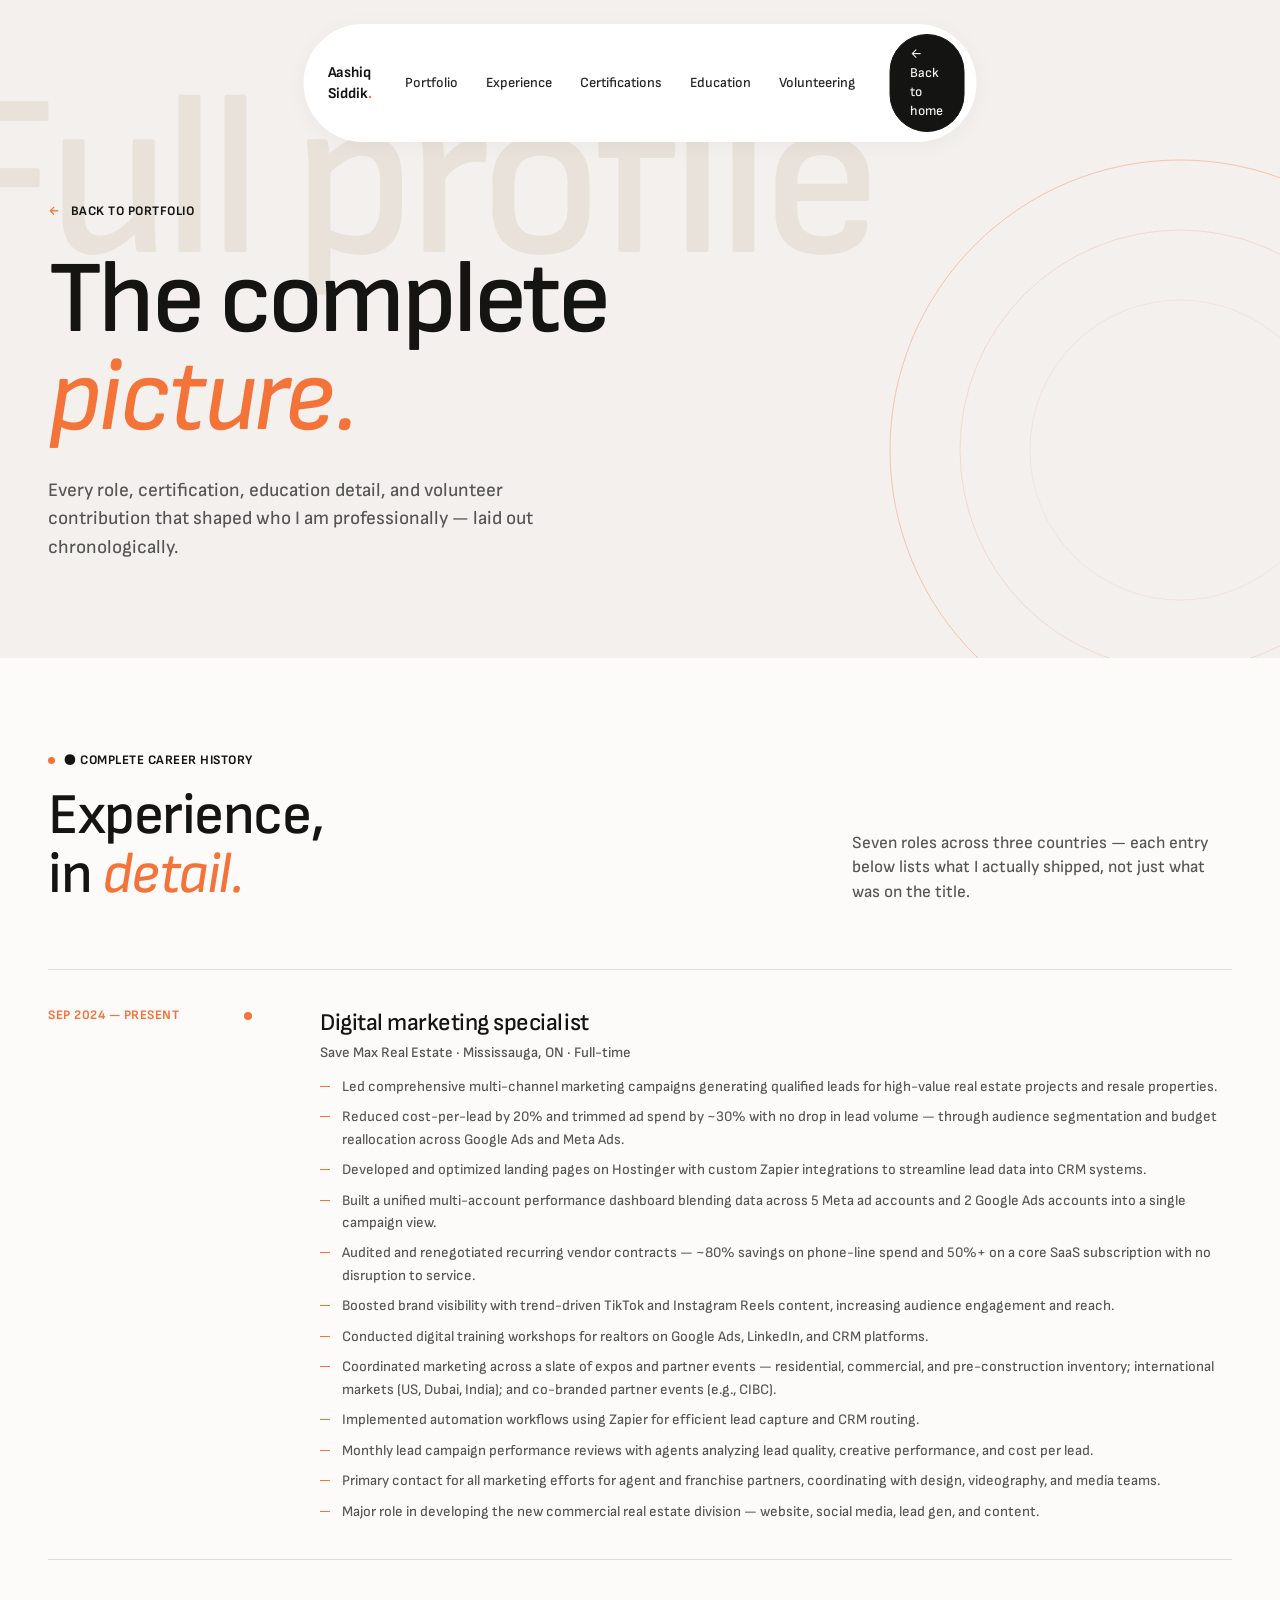
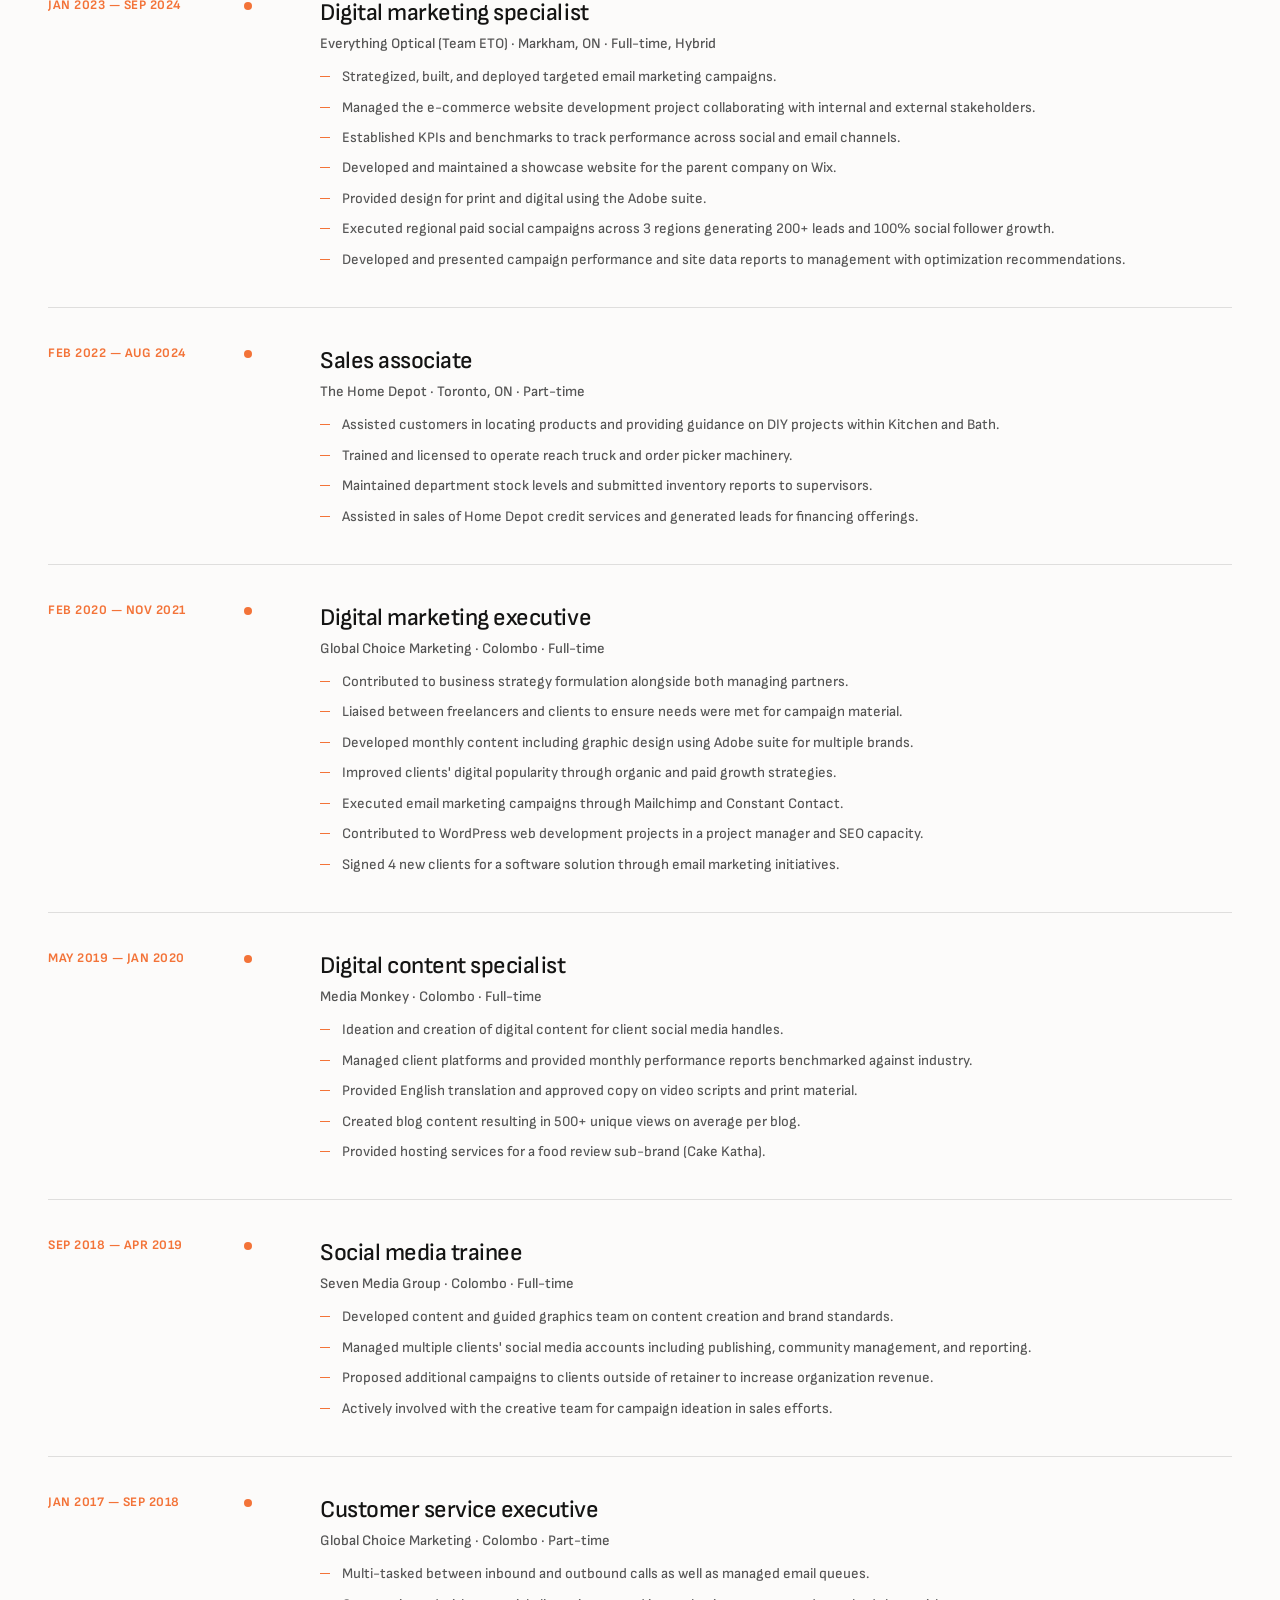
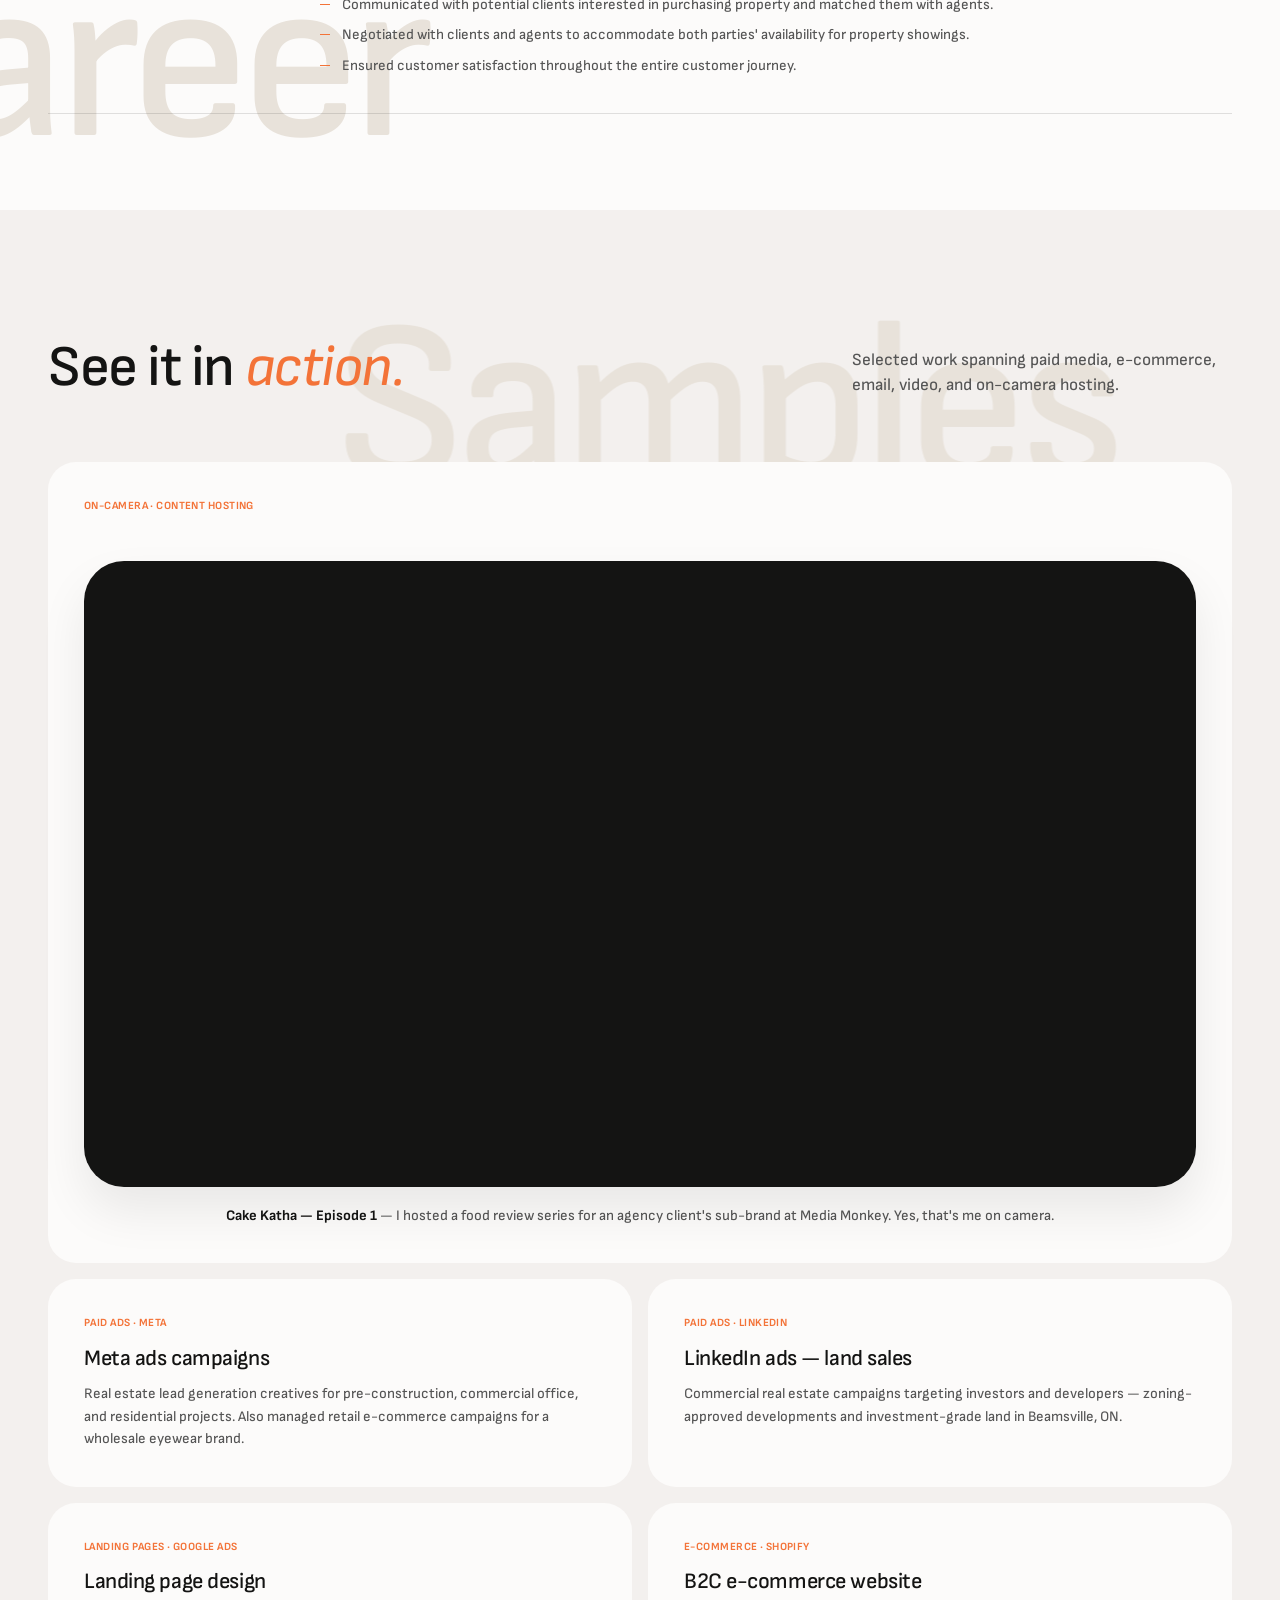
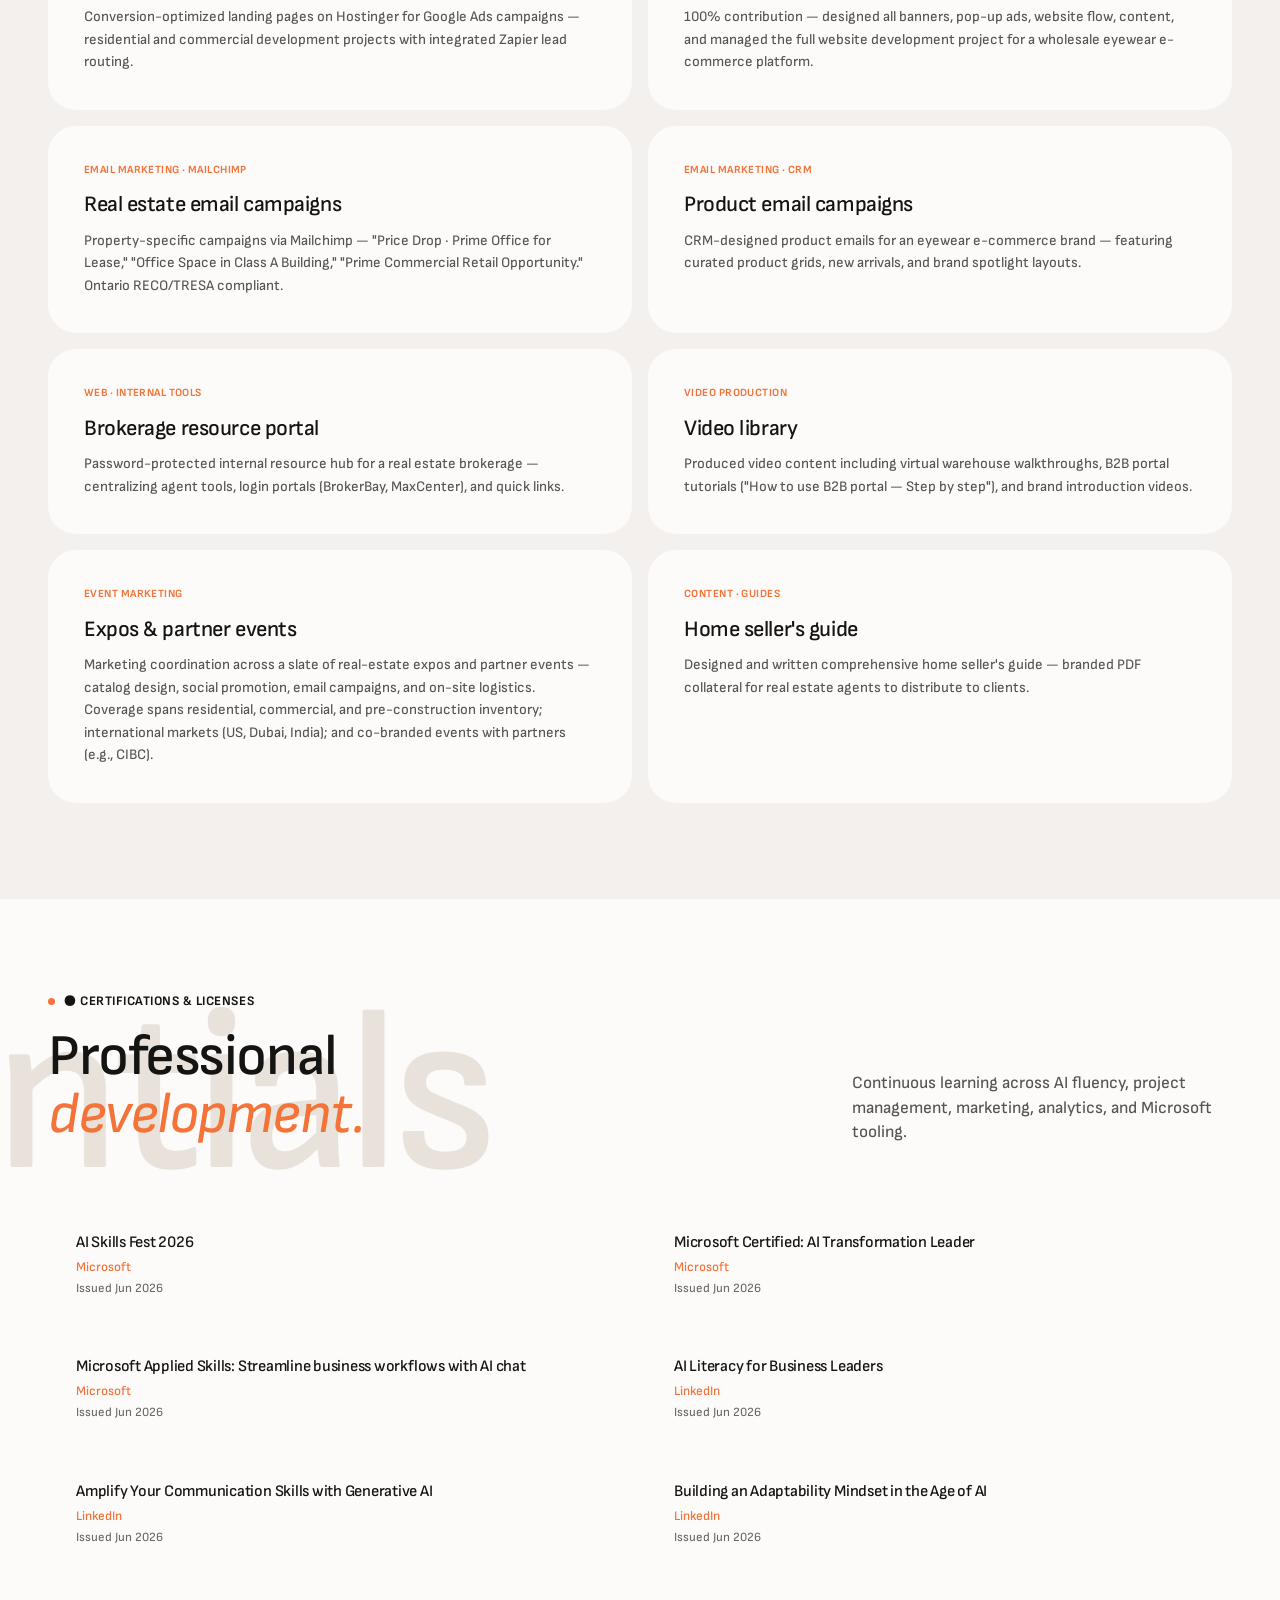
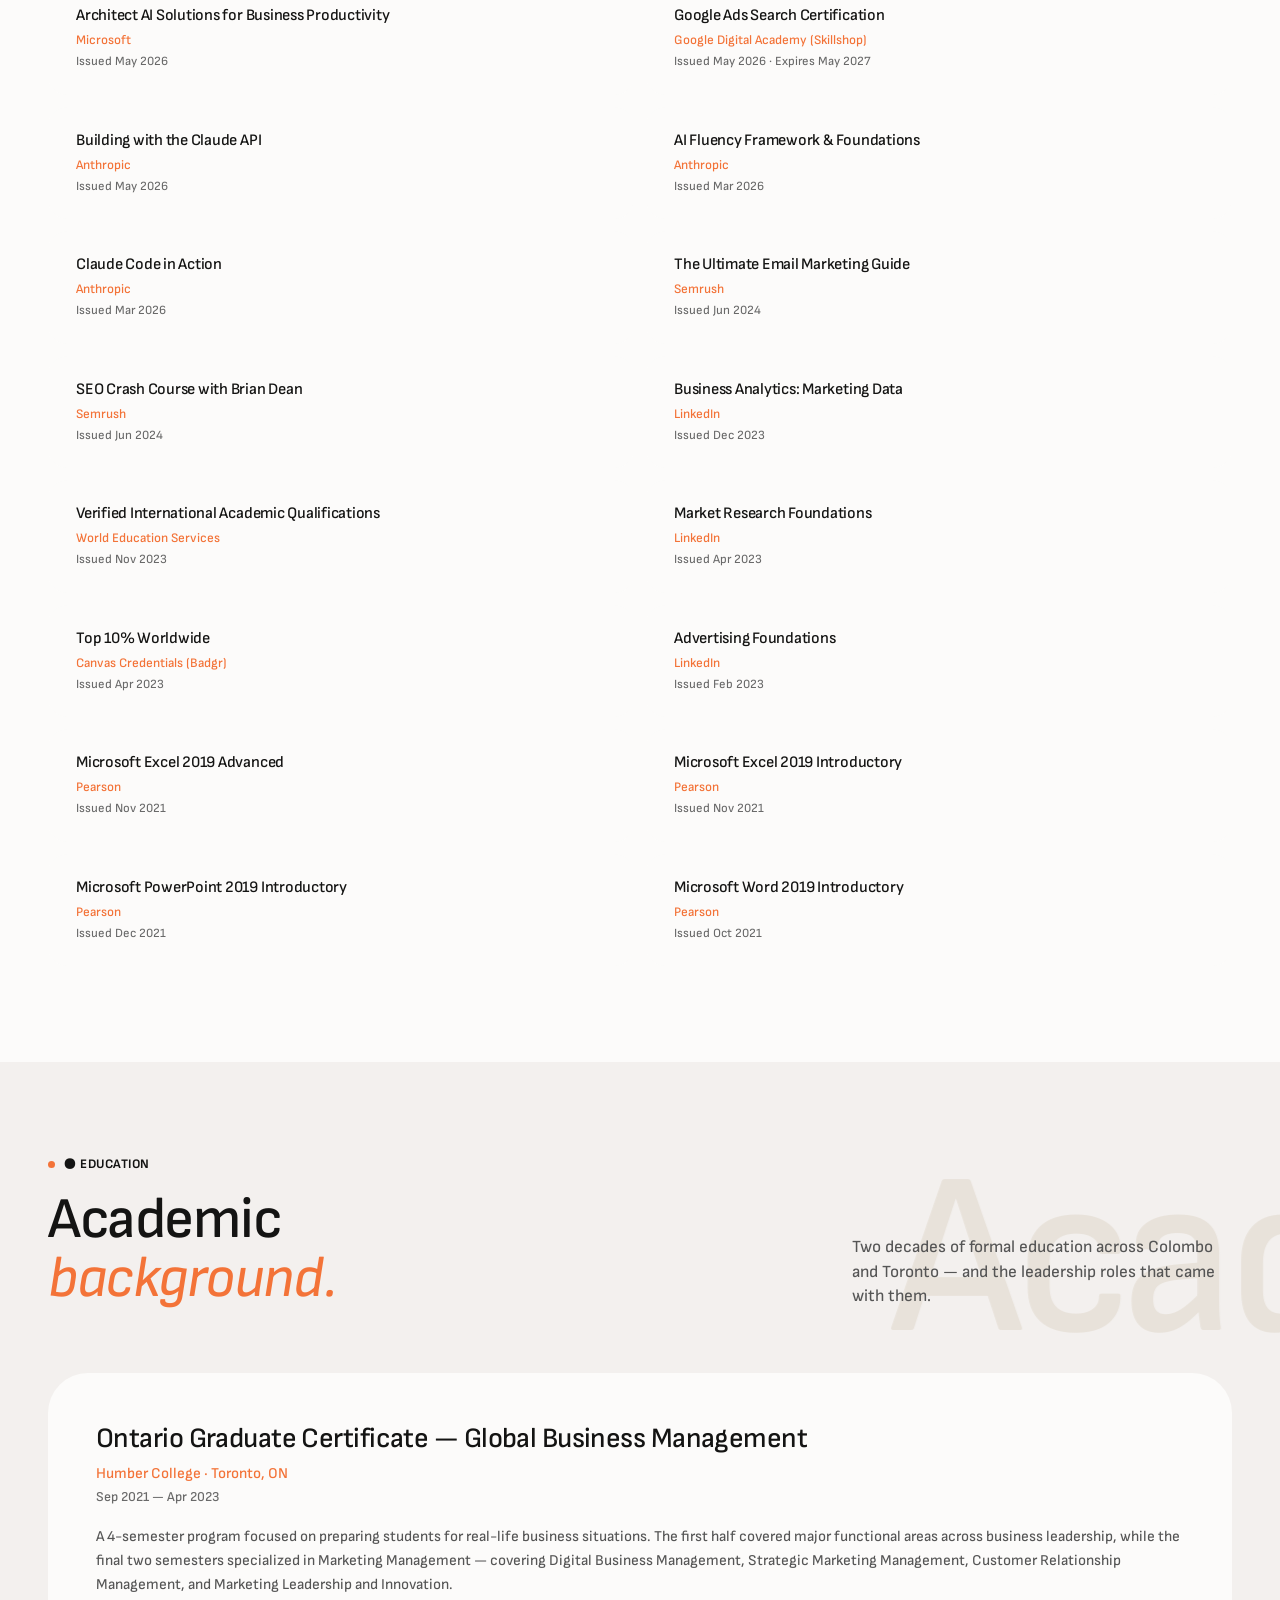
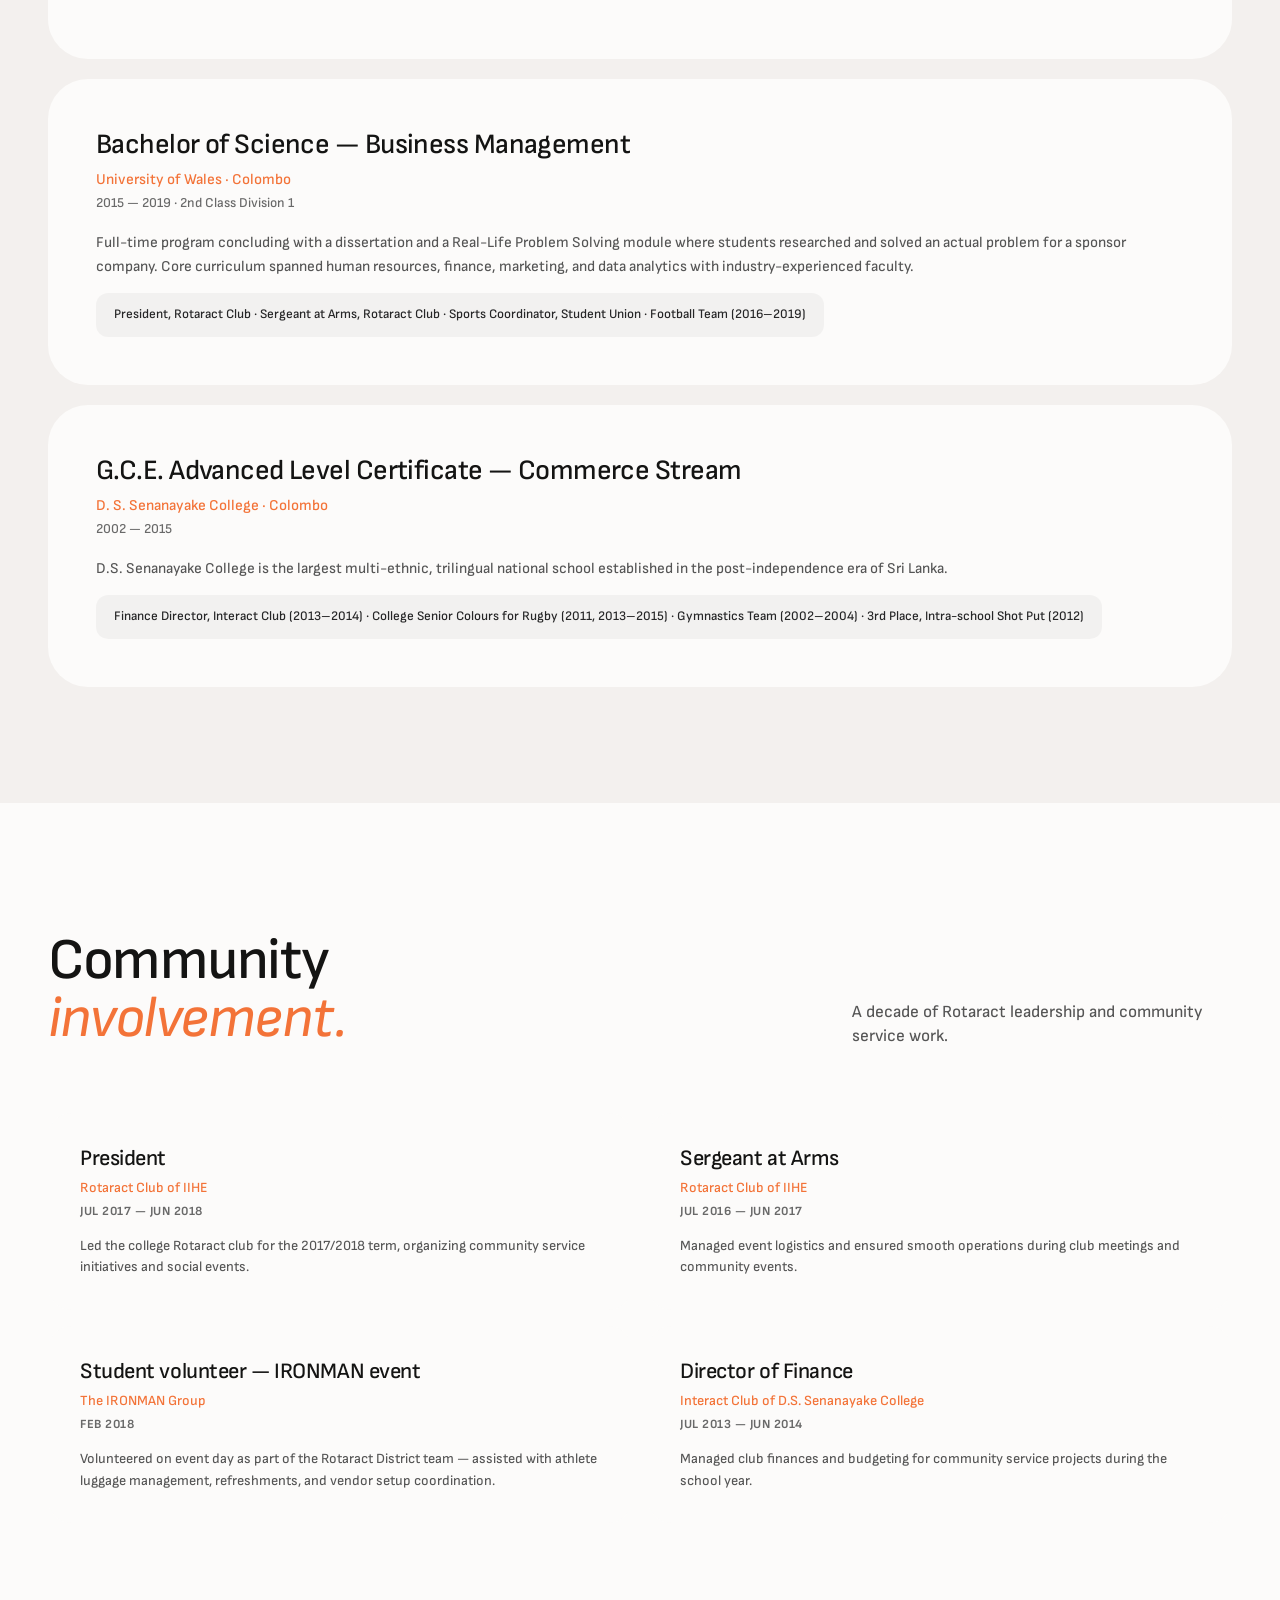
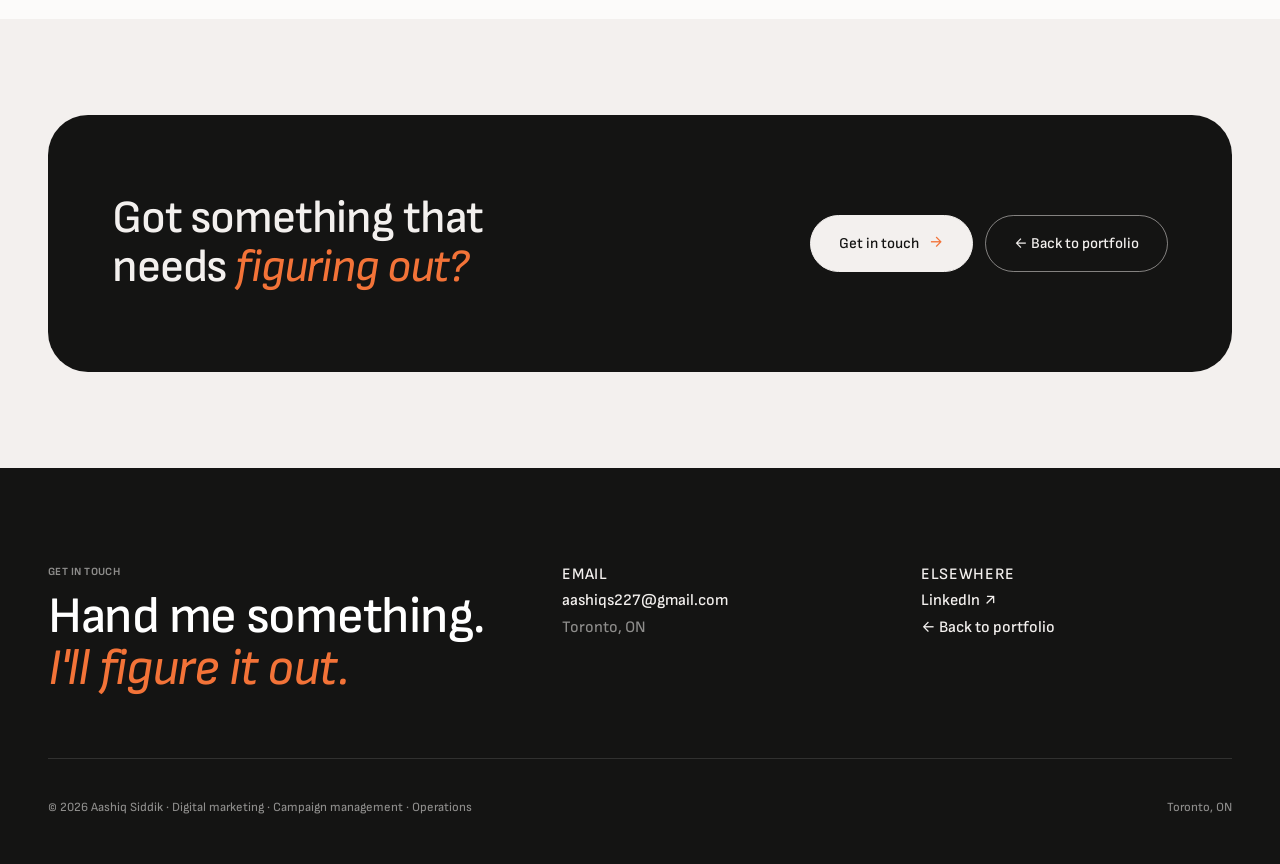
<file: full-profile.html>
<!DOCTYPE html>
<html lang="en">
<head>
<meta charset="UTF-8">
<meta name="viewport" content="width=device-width, initial-scale=1.0">
<title>Aashiq Siddik — Full Profile</title>
<link rel="stylesheet" href="colors_and_type.css">
<link rel="stylesheet" href="styles.css">
<style>
  /* Page-specific overrides for full-profile */
  .page-header {
    padding: 200px 0 96px;
    position: relative;
    overflow: hidden;
  }
  .page-header .watermark { top: 80px; left: -40px; }
  .page-header .back {
    display: inline-flex;
    align-items: center;
    gap: 10px;
    font-size: 13px;
    font-weight: var(--fw-bold);
    letter-spacing: var(--ls-eyebrow);
    text-transform: uppercase;
    color: var(--color-ink);
    margin-bottom: 32px;
    transition: color var(--dur-mid) var(--ease-out);
  }
  .page-header .back:hover { color: var(--color-light-signal-orange); }
  .page-header .back .arrow { color: var(--color-light-signal-orange); }
  .page-header h1 {
    font-family: var(--font-display);
    font-size: clamp(56px, 8vw, 128px);
    font-weight: var(--fw-medium);
    line-height: 0.96;
    letter-spacing: -0.035em;
    color: var(--color-ink);
    max-width: 14ch;
    text-wrap: balance;
    margin-bottom: 28px;
    position: relative;
    z-index: 1;
  }
  .page-header h1 em { font-style: italic; font-weight: 400; color: var(--color-light-signal-orange); }
  .page-header .lede {
    font-size: 19px;
    line-height: 1.5;
    color: var(--color-granite);
    max-width: 48ch;
    position: relative;
    z-index: 1;
  }

  /* Full timeline detail */
  .tl-bullets {
    margin-top: 12px;
    display: flex;
    flex-direction: column;
    gap: 8px;
  }
  .tl-bullets li {
    font-size: 14.5px;
    line-height: 1.55;
    color: var(--color-granite);
    padding-left: 22px;
    position: relative;
  }
  .tl-bullets li::before {
    content: '';
    position: absolute;
    left: 0; top: 10px;
    width: 10px; height: 1px;
    background: var(--color-light-signal-orange);
  }

  /* Certifications */
  .cert-grid {
    display: grid;
    grid-template-columns: repeat(2, 1fr);
    gap: 12px;
    margin-top: 32px;
  }
  .cert-item {
    background: var(--color-canvas-lifted);
    border-radius: 20px;
    padding: 24px 28px;
    display: flex;
    flex-direction: column;
    gap: 4px;
    transition: background var(--dur-mid) var(--ease-out), transform var(--dur-mid) var(--ease-out);
  }
  .cert-item:hover { background: var(--color-white); transform: translateY(-2px); }
  .cert-item h4 {
    font-size: 16px;
    font-weight: var(--fw-medium);
    letter-spacing: -0.015em;
    color: var(--color-ink);
  }
  .cert-issuer { font-size: 13px; color: var(--color-light-signal-orange); font-weight: var(--fw-medium); }
  .cert-date { font-size: 12.5px; color: var(--color-slate); }

  /* Education detail */
  .edu-detail-card {
    background: var(--color-canvas-lifted);
    border-radius: var(--r-hero);
    padding: 48px;
    margin-bottom: 20px;
  }
  .edu-detail-card h4 {
    font-family: var(--font-display);
    font-size: 28px;
    font-weight: var(--fw-medium);
    letter-spacing: -0.02em;
    color: var(--color-ink);
    margin-bottom: 6px;
    text-wrap: balance;
  }
  .edu-detail-card .edu-school { font-size: 15px; color: var(--color-light-signal-orange); font-weight: var(--fw-medium); margin-bottom: 4px; }
  .edu-detail-card .edu-meta { font-size: 13.5px; color: var(--color-slate); margin-bottom: 18px; font-weight: var(--fw-medium); }
  .edu-detail-card .edu-desc { font-size: 15px; line-height: 1.6; color: var(--color-granite); margin-bottom: 14px; }
  .edu-detail-card .edu-activities {
    display: inline-block;
    font-size: 13px;
    line-height: 1.5;
    color: var(--color-charcoal);
    padding: 12px 18px;
    background: rgba(20,20,19,0.04);
    border-radius: 12px;
    font-weight: var(--fw-medium);
  }

  /* Volunteer */
  .vol-grid {
    display: grid;
    grid-template-columns: repeat(2, 1fr);
    gap: 16px;
    margin-top: 32px;
  }
  .vol-item {
    background: var(--color-canvas-lifted);
    border-radius: 24px;
    padding: 32px;
  }
  .vol-item h4 {
    font-family: var(--font-display);
    font-size: 22px;
    font-weight: var(--fw-medium);
    letter-spacing: -0.02em;
    color: var(--color-ink);
    margin-bottom: 4px;
  }
  .vol-org { font-size: 14px; color: var(--color-light-signal-orange); font-weight: var(--fw-medium); margin-bottom: 6px; }
  .vol-date { font-size: 12.5px; color: var(--color-slate); margin-bottom: 14px; letter-spacing: var(--ls-eyebrow); text-transform: uppercase; font-weight: var(--fw-bold); }
  .vol-desc { font-size: 14px; line-height: 1.55; color: var(--color-granite); }

  /* Portfolio showcase */
  .showcase-grid {
    display: grid;
    grid-template-columns: repeat(2, 1fr);
    gap: 16px;
    margin-top: 32px;
  }
  .showcase-item {
    background: var(--color-canvas-lifted);
    border-radius: 28px;
    padding: 36px;
    transition: background var(--dur-mid) var(--ease-out), transform var(--dur-mid) var(--ease-out);
  }
  .showcase-item:hover { background: var(--color-white); transform: translateY(-3px); }
  .showcase-item.full { grid-column: 1 / -1; }
  .showcase-cat {
    font-size: 11px;
    font-weight: var(--fw-bold);
    letter-spacing: var(--ls-eyebrow);
    text-transform: uppercase;
    color: var(--color-light-signal-orange);
    margin-bottom: 14px;
  }
  .showcase-item h4 {
    font-family: var(--font-display);
    font-size: 22px;
    font-weight: var(--fw-medium);
    letter-spacing: -0.02em;
    color: var(--color-ink);
    margin-bottom: 10px;
  }
  .showcase-item p {
    font-size: 14.5px;
    line-height: 1.55;
    color: var(--color-granite);
  }

  @media (max-width: 900px) {
    .page-header { padding: 140px 0 56px; }
    .page-header h1 { font-size: clamp(40px, 11vw, 72px); }
    .page-header .lede { font-size: 16.5px; }
    .edu-detail-card { padding: 32px 28px; border-radius: 28px; }
    .edu-detail-card h4 { font-size: 22px; }
    .vol-item { padding: 24px; }
    .vol-item h4 { font-size: 19px; }
    .showcase-item { padding: 28px; border-radius: 24px; }
    .cert-item { padding: 20px 22px; border-radius: 18px; }
    .cert-item h4 { font-size: 15px; }
  }
  @media (max-width: 720px) {
    .cert-grid, .vol-grid, .showcase-grid { grid-template-columns: 1fr; }
    .page-header { padding: 120px 0 48px; }
    .page-header .back { margin-bottom: 24px; }
    .tl-bullets li { font-size: 14px; padding-left: 18px; }
  }
  @media (max-width: 480px) {
    .edu-detail-card { padding: 26px 22px; }
    .edu-detail-card h4 { font-size: 19px; }
    .edu-detail-card .edu-activities { display: block; font-size: 12.5px; }
  }
</style>
</head>
<body>


<!-- =====================================================================
     FLOATING NAV
     ===================================================================== -->
<nav class="nav-pill" id="nav" aria-label="Primary navigation">
  <a class="nav-brand" href="index.html">Aashiq Siddik<span class="dot">.</span></a>
  <ul class="nav-links">
    <li><a href="portfolio.html">Portfolio</a></li>
    <li><a href="#experience">Experience</a></li>
    <li><a href="#certs">Certifications</a></li>
    <li><a href="#education">Education</a></li>
    <li><a href="#volunteer">Volunteering</a></li>
  </ul>
  <a class="nav-cta" href="index.html">← Back to home</a>
</nav>


<main class="app" id="app">
  <div id="top"></div>

  <div class="global-orbit" aria-hidden="true">
    <svg viewBox="0 0 600 600">
      <circle cx="300" cy="300" r="290"/>
      <circle cx="300" cy="300" r="220" style="opacity:.5"/>
      <circle cx="300" cy="300" r="150" style="opacity:.3"/>
    </svg>
  </div>


  <!-- ===== PAGE HEADER ===== -->
  <section class="page-header" data-screen-label="01 Header">
    <span class="watermark" data-dir="left" data-range="240">Full profile</span>
    <div class="container">
      <a class="back reveal" href="index.html"><span class="arrow">←</span> Back to portfolio</a>
      <h1 class="reveal" data-delay="1">The complete <em>picture.</em></h1>
      <p class="lede reveal" data-delay="2">Every role, certification, education detail, and volunteer contribution that shaped who I am professionally — laid out chronologically.</p>
    </div>
  </section>


  <!-- ===== FULL EXPERIENCE ===== -->
  <section id="experience" class="experience lifted" data-screen-label="02 Experience">
    <span class="watermark" data-dir="right" data-range="280">Career</span>
    <div class="container">
      <div class="section-head">
        <div class="eyebrow reveal">● Complete career history</div>
        <div class="row">
          <h2 class="reveal" data-delay="1">Experience, in <em>detail.</em></h2>
          <p class="lede reveal" data-delay="2">Seven roles across three countries — each entry below lists what I actually shipped, not just what was on the title.</p>
        </div>
      </div>

      <div class="timeline">
        <div class="tl-row reveal">
          <div class="tl-date">Sep 2024 — Present</div>
          <div class="tl-body">
            <div class="tl-role">Digital marketing specialist</div>
            <div class="tl-company">Save Max Real Estate · Mississauga, ON · Full-time</div>
            <ul class="tl-bullets">
              <li>Led comprehensive multi-channel marketing campaigns generating qualified leads for high-value real estate projects and resale properties.</li>
              <li>Reduced cost-per-lead by 20% and trimmed ad spend by ~30% with no drop in lead volume — through audience segmentation and budget reallocation across Google Ads and Meta Ads.</li>
              <li>Developed and optimized landing pages on Hostinger with custom Zapier integrations to streamline lead data into CRM systems.</li>
              <li>Built a unified multi-account performance dashboard blending data across 5 Meta ad accounts and 2 Google Ads accounts into a single campaign view.</li>
              <li>Audited and renegotiated recurring vendor contracts — ~80% savings on phone-line spend and 50%+ on a core SaaS subscription with no disruption to service.</li>
              <li>Boosted brand visibility with trend-driven TikTok and Instagram Reels content, increasing audience engagement and reach.</li>
              <li>Conducted digital training workshops for realtors on Google Ads, LinkedIn, and CRM platforms.</li>
              <li>Coordinated marketing across a slate of expos and partner events — residential, commercial, and pre-construction inventory; international markets (US, Dubai, India); and co-branded partner events (e.g., CIBC).</li>
              <li>Implemented automation workflows using Zapier for efficient lead capture and CRM routing.</li>
              <li>Monthly lead campaign performance reviews with agents analyzing lead quality, creative performance, and cost per lead.</li>
              <li>Primary contact for all marketing efforts for agent and franchise partners, coordinating with design, videography, and media teams.</li>
              <li>Major role in developing the new commercial real estate division — website, social media, lead gen, and content.</li>
            </ul>
          </div>
        </div>

        <div class="tl-row reveal">
          <div class="tl-date">Jan 2023 — Sep 2024</div>
          <div class="tl-body">
            <div class="tl-role">Digital marketing specialist</div>
            <div class="tl-company">Everything Optical (Team ETO) · Markham, ON · Full-time, Hybrid</div>
            <ul class="tl-bullets">
              <li>Strategized, built, and deployed targeted email marketing campaigns.</li>
              <li>Managed the e-commerce website development project collaborating with internal and external stakeholders.</li>
              <li>Established KPIs and benchmarks to track performance across social and email channels.</li>
              <li>Developed and maintained a showcase website for the parent company on Wix.</li>
              <li>Provided design for print and digital using the Adobe suite.</li>
              <li>Executed regional paid social campaigns across 3 regions generating 200+ leads and 100% social follower growth.</li>
              <li>Developed and presented campaign performance and site data reports to management with optimization recommendations.</li>
            </ul>
          </div>
        </div>

        <div class="tl-row reveal">
          <div class="tl-date">Feb 2022 — Aug 2024</div>
          <div class="tl-body">
            <div class="tl-role">Sales associate</div>
            <div class="tl-company">The Home Depot · Toronto, ON · Part-time</div>
            <ul class="tl-bullets">
              <li>Assisted customers in locating products and providing guidance on DIY projects within Kitchen and Bath.</li>
              <li>Trained and licensed to operate reach truck and order picker machinery.</li>
              <li>Maintained department stock levels and submitted inventory reports to supervisors.</li>
              <li>Assisted in sales of Home Depot credit services and generated leads for financing offerings.</li>
            </ul>
          </div>
        </div>

        <div class="tl-row reveal">
          <div class="tl-date">Feb 2020 — Nov 2021</div>
          <div class="tl-body">
            <div class="tl-role">Digital marketing executive</div>
            <div class="tl-company">Global Choice Marketing · Colombo · Full-time</div>
            <ul class="tl-bullets">
              <li>Contributed to business strategy formulation alongside both managing partners.</li>
              <li>Liaised between freelancers and clients to ensure needs were met for campaign material.</li>
              <li>Developed monthly content including graphic design using Adobe suite for multiple brands.</li>
              <li>Improved clients' digital popularity through organic and paid growth strategies.</li>
              <li>Executed email marketing campaigns through Mailchimp and Constant Contact.</li>
              <li>Contributed to WordPress web development projects in a project manager and SEO capacity.</li>
              <li>Signed 4 new clients for a software solution through email marketing initiatives.</li>
            </ul>
          </div>
        </div>

        <div class="tl-row reveal">
          <div class="tl-date">May 2019 — Jan 2020</div>
          <div class="tl-body">
            <div class="tl-role">Digital content specialist</div>
            <div class="tl-company">Media Monkey · Colombo · Full-time</div>
            <ul class="tl-bullets">
              <li>Ideation and creation of digital content for client social media handles.</li>
              <li>Managed client platforms and provided monthly performance reports benchmarked against industry.</li>
              <li>Provided English translation and approved copy on video scripts and print material.</li>
              <li>Created blog content resulting in 500+ unique views on average per blog.</li>
              <li>Provided hosting services for a food review sub-brand (Cake Katha).</li>
            </ul>
          </div>
        </div>

        <div class="tl-row reveal">
          <div class="tl-date">Sep 2018 — Apr 2019</div>
          <div class="tl-body">
            <div class="tl-role">Social media trainee</div>
            <div class="tl-company">Seven Media Group · Colombo · Full-time</div>
            <ul class="tl-bullets">
              <li>Developed content and guided graphics team on content creation and brand standards.</li>
              <li>Managed multiple clients' social media accounts including publishing, community management, and reporting.</li>
              <li>Proposed additional campaigns to clients outside of retainer to increase organization revenue.</li>
              <li>Actively involved with the creative team for campaign ideation in sales efforts.</li>
            </ul>
          </div>
        </div>

        <div class="tl-row reveal">
          <div class="tl-date">Jan 2017 — Sep 2018</div>
          <div class="tl-body">
            <div class="tl-role">Customer service executive</div>
            <div class="tl-company">Global Choice Marketing · Colombo · Part-time</div>
            <ul class="tl-bullets">
              <li>Multi-tasked between inbound and outbound calls as well as managed email queues.</li>
              <li>Communicated with potential clients interested in purchasing property and matched them with agents.</li>
              <li>Negotiated with clients and agents to accommodate both parties' availability for property showings.</li>
              <li>Ensured customer satisfaction throughout the entire customer journey.</li>
            </ul>
          </div>
        </div>
      </div>
    </div>
  </section>


  <!-- ===== PORTFOLIO ===== -->
  <section id="portfolio" data-screen-label="03 Portfolio">
    <span class="watermark" data-dir="left" data-range="260">Samples</span>
    <div class="container">
      <div class="section-head">
        <div class="eyebrow reveal">● Work samples &amp; creative portfolio</div>
        <div class="row">
          <h2 class="reveal" data-delay="1">See it in <em>action.</em></h2>
          <p class="lede reveal" data-delay="2">Selected work spanning paid media, e-commerce, email, video, and on-camera hosting.</p>
        </div>
      </div>

      <div class="showcase-grid">
        <div class="showcase-item full reveal">
          <div class="showcase-cat">On-camera · Content hosting</div>
          <div class="video-frame">
            <iframe src="https://www.youtube.com/embed/aG8I2l-wIsM?modestbranding=1&rel=0" allow="encrypted-media" allowfullscreen title="Cake Katha"></iframe>
          </div>
          <p class="video-caption" style="margin-top: 18px;"><strong>Cake Katha — Episode 1</strong> — I hosted a food review series for an agency client's sub-brand at Media Monkey. Yes, that's me on camera.</p>
        </div>

        <div class="showcase-item reveal" data-delay="1">
          <div class="showcase-cat">Paid ads · Meta</div>
          <h4>Meta ads campaigns</h4>
          <p>Real estate lead generation creatives for pre-construction, commercial office, and residential projects. Also managed retail e-commerce campaigns for a wholesale eyewear brand.</p>
        </div>
        <div class="showcase-item reveal" data-delay="2">
          <div class="showcase-cat">Paid ads · LinkedIn</div>
          <h4>LinkedIn ads — land sales</h4>
          <p>Commercial real estate campaigns targeting investors and developers — zoning-approved developments and investment-grade land in Beamsville, ON.</p>
        </div>
        <div class="showcase-item reveal" data-delay="1">
          <div class="showcase-cat">Landing pages · Google ads</div>
          <h4>Landing page design</h4>
          <p>Conversion-optimized landing pages on Hostinger for Google Ads campaigns — residential and commercial development projects with integrated Zapier lead routing.</p>
        </div>
        <div class="showcase-item reveal" data-delay="2">
          <div class="showcase-cat">E-commerce · Shopify</div>
          <h4>B2C e-commerce website</h4>
          <p>100% contribution — designed all banners, pop-up ads, website flow, content, and managed the full website development project for a wholesale eyewear e-commerce platform.</p>
        </div>
        <div class="showcase-item reveal" data-delay="1">
          <div class="showcase-cat">Email marketing · Mailchimp</div>
          <h4>Real estate email campaigns</h4>
          <p>Property-specific campaigns via Mailchimp — "Price Drop · Prime Office for Lease," "Office Space in Class A Building," "Prime Commercial Retail Opportunity." Ontario RECO/TRESA compliant.</p>
        </div>
        <div class="showcase-item reveal" data-delay="2">
          <div class="showcase-cat">Email marketing · CRM</div>
          <h4>Product email campaigns</h4>
          <p>CRM-designed product emails for an eyewear e-commerce brand — featuring curated product grids, new arrivals, and brand spotlight layouts.</p>
        </div>
        <div class="showcase-item reveal" data-delay="1">
          <div class="showcase-cat">Web · Internal tools</div>
          <h4>Brokerage resource portal</h4>
          <p>Password-protected internal resource hub for a real estate brokerage — centralizing agent tools, login portals (BrokerBay, MaxCenter), and quick links.</p>
        </div>
        <div class="showcase-item reveal" data-delay="2">
          <div class="showcase-cat">Video production</div>
          <h4>Video library</h4>
          <p>Produced video content including virtual warehouse walkthroughs, B2B portal tutorials ("How to use B2B portal — Step by step"), and brand introduction videos.</p>
        </div>
        <div class="showcase-item reveal" data-delay="1">
          <div class="showcase-cat">Event marketing</div>
          <h4>Expos &amp; partner events</h4>
          <p>Marketing coordination across a slate of real-estate expos and partner events — catalog design, social promotion, email campaigns, and on-site logistics. Coverage spans residential, commercial, and pre-construction inventory; international markets (US, Dubai, India); and co-branded events with partners (e.g., CIBC).</p>
        </div>
        <div class="showcase-item reveal" data-delay="2">
          <div class="showcase-cat">Content · Guides</div>
          <h4>Home seller's guide</h4>
          <p>Designed and written comprehensive home seller's guide — branded PDF collateral for real estate agents to distribute to clients.</p>
        </div>
      </div>
    </div>
  </section>


  <!-- ===== CERTIFICATIONS ===== -->
  <section id="certs" class="lifted" data-screen-label="04 Certifications">
    <span class="watermark" data-dir="right" data-range="240">Credentials</span>
    <div class="container">
      <div class="section-head">
        <div class="eyebrow reveal">● Certifications &amp; licenses</div>
        <div class="row">
          <h2 class="reveal" data-delay="1">Professional <em>development.</em></h2>
          <p class="lede reveal" data-delay="2">Continuous learning across AI fluency, project management, marketing, analytics, and Microsoft tooling.</p>
        </div>
      </div>

      <div class="cert-grid">
        <div class="cert-item reveal" data-delay="1"><h4>AI Skills Fest 2026</h4><div class="cert-issuer">Microsoft</div><div class="cert-date">Issued Jun 2026</div></div>
        <div class="cert-item reveal" data-delay="2"><h4>Microsoft Certified: AI Transformation Leader</h4><div class="cert-issuer">Microsoft</div><div class="cert-date">Issued Jun 2026</div></div>
        <div class="cert-item reveal" data-delay="1"><h4>Microsoft Applied Skills: Streamline business workflows with AI chat</h4><div class="cert-issuer">Microsoft</div><div class="cert-date">Issued Jun 2026</div></div>
        <div class="cert-item reveal" data-delay="2"><h4>AI Literacy for Business Leaders</h4><div class="cert-issuer">LinkedIn</div><div class="cert-date">Issued Jun 2026</div></div>
        <div class="cert-item reveal" data-delay="1"><h4>Amplify Your Communication Skills with Generative AI</h4><div class="cert-issuer">LinkedIn</div><div class="cert-date">Issued Jun 2026</div></div>
        <div class="cert-item reveal" data-delay="2"><h4>Building an Adaptability Mindset in the Age of AI</h4><div class="cert-issuer">LinkedIn</div><div class="cert-date">Issued Jun 2026</div></div>
        <div class="cert-item reveal" data-delay="1"><h4>Architect AI Solutions for Business Productivity</h4><div class="cert-issuer">Microsoft</div><div class="cert-date">Issued May 2026</div></div>
        <div class="cert-item reveal" data-delay="2"><h4>Google Ads Search Certification</h4><div class="cert-issuer">Google Digital Academy (Skillshop)</div><div class="cert-date">Issued May 2026 · Expires May 2027</div></div>
        <div class="cert-item reveal" data-delay="1"><h4>Building with the Claude API</h4><div class="cert-issuer">Anthropic</div><div class="cert-date">Issued May 2026</div></div>
        <div class="cert-item reveal" data-delay="2"><h4>AI Fluency Framework &amp; Foundations</h4><div class="cert-issuer">Anthropic</div><div class="cert-date">Issued Mar 2026</div></div>
        <div class="cert-item reveal" data-delay="2"><h4>Claude Code in Action</h4><div class="cert-issuer">Anthropic</div><div class="cert-date">Issued Mar 2026</div></div>
        <div class="cert-item reveal" data-delay="2"><h4>The Ultimate Email Marketing Guide</h4><div class="cert-issuer">Semrush</div><div class="cert-date">Issued Jun 2024</div></div>
        <div class="cert-item reveal" data-delay="1"><h4>SEO Crash Course with Brian Dean</h4><div class="cert-issuer">Semrush</div><div class="cert-date">Issued Jun 2024</div></div>
        <div class="cert-item reveal" data-delay="2"><h4>Business Analytics: Marketing Data</h4><div class="cert-issuer">LinkedIn</div><div class="cert-date">Issued Dec 2023</div></div>
        <div class="cert-item reveal" data-delay="1"><h4>Verified International Academic Qualifications</h4><div class="cert-issuer">World Education Services</div><div class="cert-date">Issued Nov 2023</div></div>
        <div class="cert-item reveal" data-delay="2"><h4>Market Research Foundations</h4><div class="cert-issuer">LinkedIn</div><div class="cert-date">Issued Apr 2023</div></div>
        <div class="cert-item reveal" data-delay="1"><h4>Top 10% Worldwide</h4><div class="cert-issuer">Canvas Credentials (Badgr)</div><div class="cert-date">Issued Apr 2023</div></div>
        <div class="cert-item reveal" data-delay="2"><h4>Advertising Foundations</h4><div class="cert-issuer">LinkedIn</div><div class="cert-date">Issued Feb 2023</div></div>
        <div class="cert-item reveal" data-delay="1"><h4>Microsoft Excel 2019 Advanced</h4><div class="cert-issuer">Pearson</div><div class="cert-date">Issued Nov 2021</div></div>
        <div class="cert-item reveal" data-delay="2"><h4>Microsoft Excel 2019 Introductory</h4><div class="cert-issuer">Pearson</div><div class="cert-date">Issued Nov 2021</div></div>
        <div class="cert-item reveal" data-delay="1"><h4>Microsoft PowerPoint 2019 Introductory</h4><div class="cert-issuer">Pearson</div><div class="cert-date">Issued Dec 2021</div></div>
        <div class="cert-item reveal" data-delay="2"><h4>Microsoft Word 2019 Introductory</h4><div class="cert-issuer">Pearson</div><div class="cert-date">Issued Oct 2021</div></div>
      </div>
    </div>
  </section>


  <!-- ===== EDUCATION ===== -->
  <section id="education" data-screen-label="05 Education">
    <span class="watermark" data-dir="left" data-range="260">Academic</span>
    <div class="container">
      <div class="section-head">
        <div class="eyebrow reveal">● Education</div>
        <div class="row">
          <h2 class="reveal" data-delay="1">Academic <em>background.</em></h2>
          <p class="lede reveal" data-delay="2">Two decades of formal education across Colombo and Toronto — and the leadership roles that came with them.</p>
        </div>
      </div>

      <div class="edu-detail-card reveal" data-delay="1">
        <h4>Ontario Graduate Certificate — Global Business Management</h4>
        <div class="edu-school">Humber College · Toronto, ON</div>
        <div class="edu-meta">Sep 2021 — Apr 2023</div>
        <p class="edu-desc">A 4-semester program focused on preparing students for real-life business situations. The first half covered major functional areas across business leadership, while the final two semesters specialized in Marketing Management — covering Digital Business Management, Strategic Marketing Management, Customer Relationship Management, and Marketing Leadership and Innovation.</p>
      </div>

      <div class="edu-detail-card reveal" data-delay="2">
        <h4>Bachelor of Science — Business Management</h4>
        <div class="edu-school">University of Wales · Colombo</div>
        <div class="edu-meta">2015 — 2019 · 2nd Class Division 1</div>
        <p class="edu-desc">Full-time program concluding with a dissertation and a Real-Life Problem Solving module where students researched and solved an actual problem for a sponsor company. Core curriculum spanned human resources, finance, marketing, and data analytics with industry-experienced faculty.</p>
        <div class="edu-activities">President, Rotaract Club · Sergeant at Arms, Rotaract Club · Sports Coordinator, Student Union · Football Team (2016–2019)</div>
      </div>

      <div class="edu-detail-card reveal" data-delay="3">
        <h4>G.C.E. Advanced Level Certificate — Commerce Stream</h4>
        <div class="edu-school">D. S. Senanayake College · Colombo</div>
        <div class="edu-meta">2002 — 2015</div>
        <p class="edu-desc">D.S. Senanayake College is the largest multi-ethnic, trilingual national school established in the post-independence era of Sri Lanka.</p>
        <div class="edu-activities">Finance Director, Interact Club (2013–2014) · College Senior Colours for Rugby (2011, 2013–2015) · Gymnastics Team (2002–2004) · 3rd Place, Intra-school Shot Put (2012)</div>
      </div>
    </div>
  </section>


  <!-- ===== VOLUNTEER ===== -->
  <section id="volunteer" class="lifted" data-screen-label="06 Volunteer">
    <span class="watermark" data-dir="right" data-range="240">Community</span>
    <div class="container">
      <div class="section-head">
        <div class="eyebrow reveal">● Volunteering &amp; leadership</div>
        <div class="row">
          <h2 class="reveal" data-delay="1">Community <em>involvement.</em></h2>
          <p class="lede reveal" data-delay="2">A decade of Rotaract leadership and community service work.</p>
        </div>
      </div>

      <div class="vol-grid">
        <div class="vol-item reveal" data-delay="1">
          <h4>President</h4>
          <div class="vol-org">Rotaract Club of IIHE</div>
          <div class="vol-date">Jul 2017 — Jun 2018</div>
          <p class="vol-desc">Led the college Rotaract club for the 2017/2018 term, organizing community service initiatives and social events.</p>
        </div>
        <div class="vol-item reveal" data-delay="2">
          <h4>Sergeant at Arms</h4>
          <div class="vol-org">Rotaract Club of IIHE</div>
          <div class="vol-date">Jul 2016 — Jun 2017</div>
          <p class="vol-desc">Managed event logistics and ensured smooth operations during club meetings and community events.</p>
        </div>
        <div class="vol-item reveal" data-delay="1">
          <h4>Student volunteer — IRONMAN event</h4>
          <div class="vol-org">The IRONMAN Group</div>
          <div class="vol-date">Feb 2018</div>
          <p class="vol-desc">Volunteered on event day as part of the Rotaract District team — assisted with athlete luggage management, refreshments, and vendor setup coordination.</p>
        </div>
        <div class="vol-item reveal" data-delay="2">
          <h4>Director of Finance</h4>
          <div class="vol-org">Interact Club of D.S. Senanayake College</div>
          <div class="vol-date">Jul 2013 — Jun 2014</div>
          <p class="vol-desc">Managed club finances and budgeting for community service projects during the school year.</p>
        </div>
      </div>
    </div>
  </section>


  <!-- ===== CTA BAND ===== -->
  <section data-screen-label="07 CTA">
    <div class="container">
      <div class="cta-band reveal">
        <span class="watermark">Connect</span>
        <h2>Got something that needs <em>figuring out?</em></h2>
        <div class="cta-actions">
          <a class="ink-pill" href="mailto:aashiqs227@gmail.com">Get in touch <span class="arrow">→</span></a>
          <a class="ghost-pill" href="index.html">← Back to portfolio</a>
        </div>
      </div>
    </div>
  </section>


  <!-- ===== FOOTER ===== -->
  <footer class="site" data-screen-label="08 Footer">
    <div class="container">
      <div class="row">
        <div>
          <p class="label">Get in touch</p>
          <h3 class="reveal">Hand me something. <em>I'll figure it out.</em></h3>
        </div>
        <div class="col">
          <p class="label">Email</p>
          <a href="mailto:aashiqs227@gmail.com">aashiqs227@gmail.com</a>
          <p class="sub">Toronto, ON</p>
        </div>
        <div class="col">
          <p class="label">Elsewhere</p>
          <a href="https://www.linkedin.com/in/aashiq-siddik" target="_blank" rel="noopener">LinkedIn ↗</a>
          <a href="index.html">← Back to portfolio</a>
        </div>
      </div>
      <div class="bottom">
        <span>© 2026 Aashiq Siddik · Digital marketing · Campaign management · Operations</span>
        <span>Toronto, ON</span>
      </div>
    </div>
  </footer>

</main>

<script src="motion.js"></script>
</body>
</html>
</file>
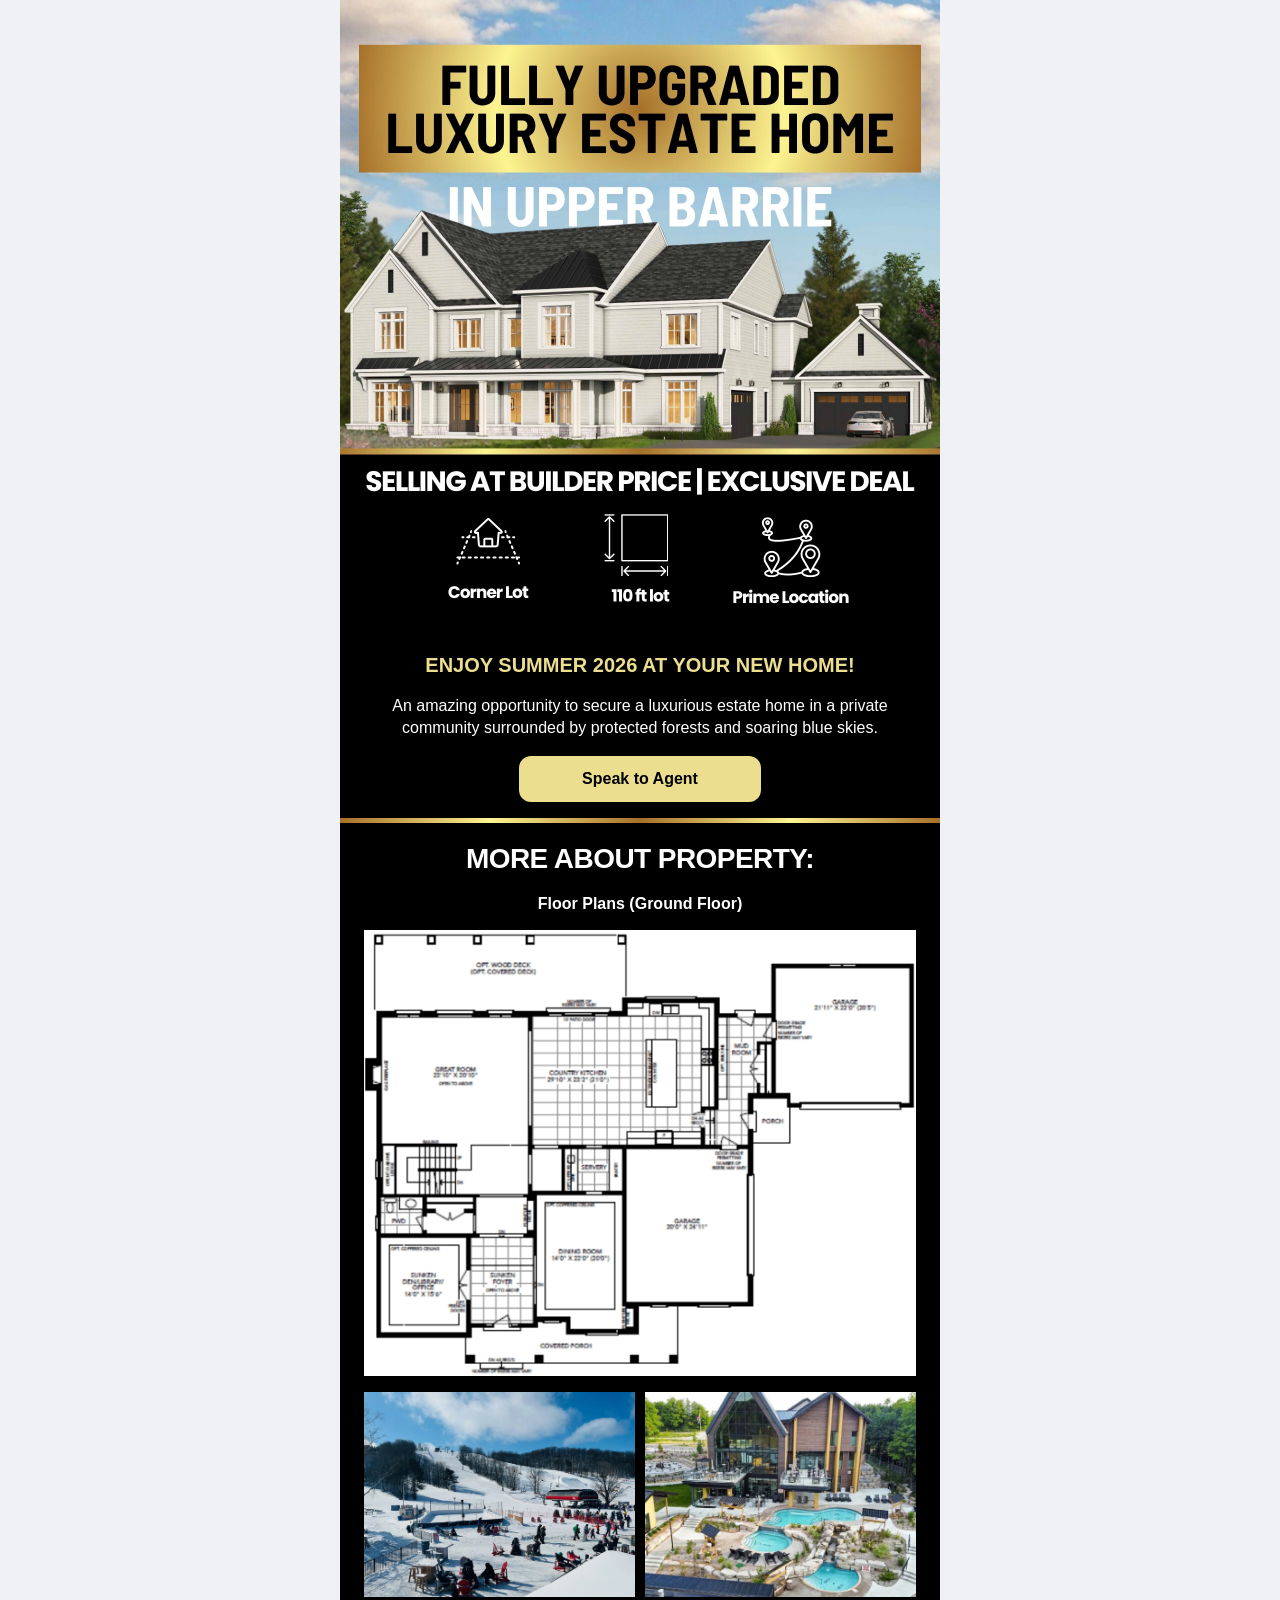
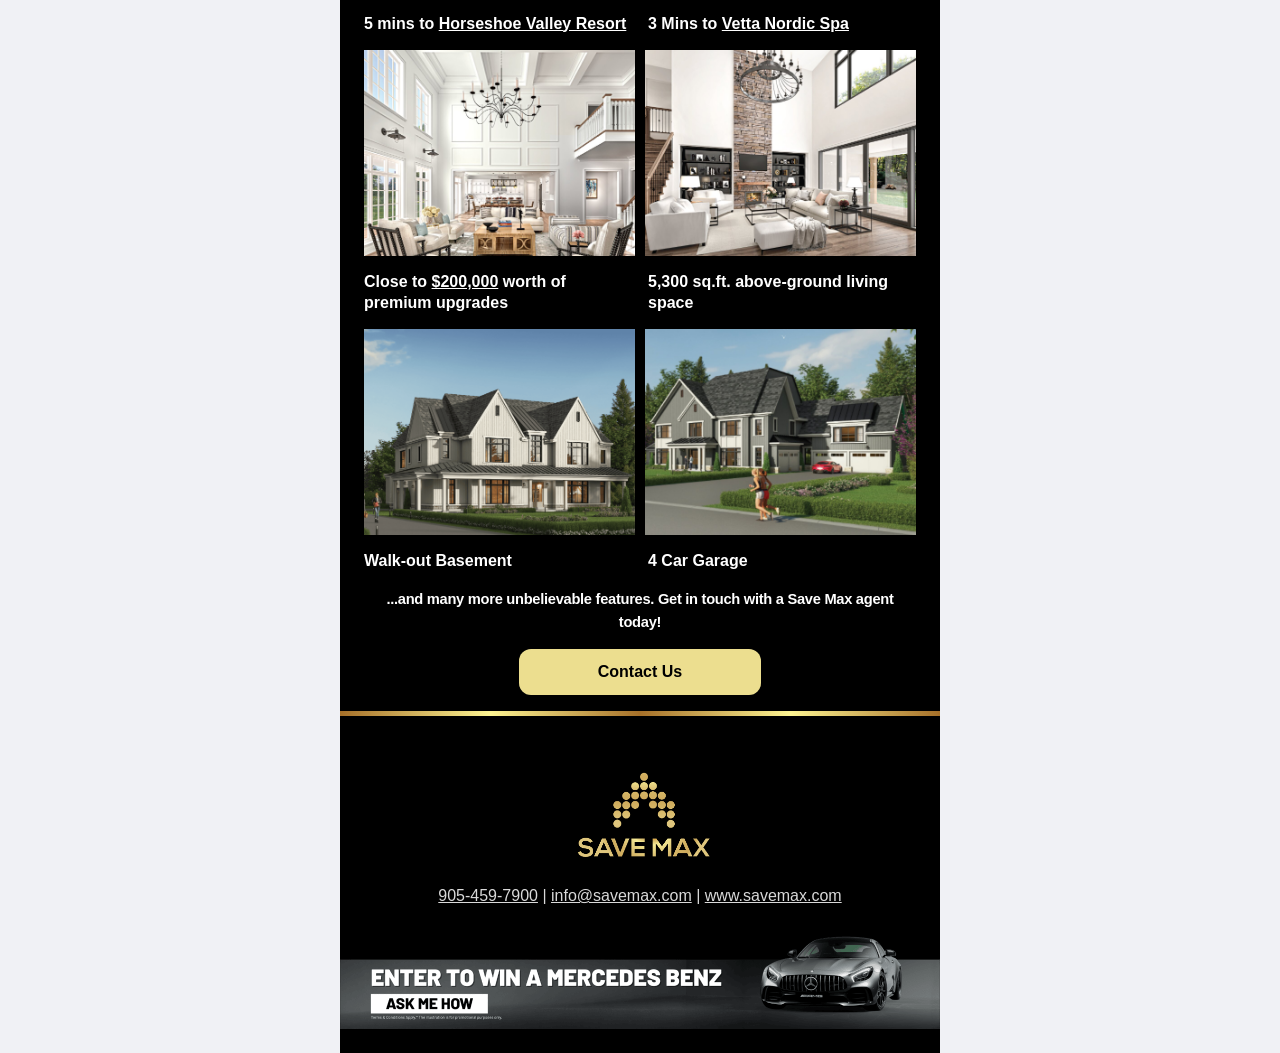
<file: assets/portfolio/email/eagles/email.html>
<!DOCTYPE html PUBLIC "-//W3C//DTD XHTML 1.0 Transitional//EN" "http://www.w3.org/TR/xhtml1/DTD/xhtml1-transitional.dtd"><html xmlns:v="urn:schemas-microsoft-com:vml" xmlns:o="urn:schemas-microsoft-com:office:office"><head><meta name="viewport" content="width=device-width, initial-scale=1.0"><link rel="preload" as="image" href="images/bfe57f2601a0f510be2f7420be9c9396.jpg"><link rel="preload" as="image" href="images/fdf2c2895da135615884b79336e77079.png"><link rel="preload" as="image" href="images/aef95d1c81f8c2635273724494d9c114.jpg"><link rel="preload" as="image" href="images/0195e403452cc6cfedc36a392d908aa5.jpg"><link rel="preload" as="image" href="images/e66cfa7ab6014048500163d220eacee3.jpg"><link rel="preload" as="image" href="images/2ef22a5af4fa05c91ae6e30e0265d8b7.jpg"><link rel="preload" as="image" href="images/137bb3a3642a4a0c39cd27461b322f11.png"><link rel="preload" as="image" href="images/e2977e5fcbf8cdb0d0754e4898490453.jpg"><link rel="preload" as="image" href="images/78b33f8d88fd655ef956cc2dc5fa101a.png"><link rel="preload" as="image" href="images/bdd97bfec7cfdc537ee20c0356206516.png"><meta http-equiv="Content-Type" content="text/html; charset=UTF-8"><meta name="format-detection" content="telephone=no, date=no, address=no, email=no"><meta name="x-apple-disable-message-reformatting"><meta name="keywords" content="DAG-97Cu4z0, BAEoHhtuEGU"><style>body{margin:0;padding:0}table{mso-table-lspace:0;mso-table-rspace:0}p,span,h1,h2,h3,h4,h5,h6{margin:0;padding:0}p{line-height:inherit}a[x-apple-data-detectors]{color:inherit!important;text-decoration:inherit!important}#MessageViewBody a{color:inherit;text-decoration:none}img+div{display:none}.ecw{width:100%!important;min-width:0!important}</style><!--[if mso]><div>
                <noscript>
                  <xml>
                    <w:WordDocument xmlns:w="urn:schemas-microsoft-com:office:word">
                      <w:DontUseAdvancedTypographyReadingMail/>
                    </w:WordDocument>
                    <o:OfficeDocumentSettings>
                      <o:AllowPNG/>
                      <o:PixelsPerInch>96</o:PixelsPerInch>
                    </o:OfficeDocumentSettings>
                  </xml>
                </noscript></div><![endif]--><!--[if !mso]><!--><style>@media (max-width:450px){
.l1-c0,.l1-c1{display:block!important;width:100%!important}
.l1-s0{display:block!important;width:auto!important;height:16px;font-size:0}
.layout-1 .ebi-mw-450{max-width:450px!important}
}</style><!--<![endif]--><!--[if !mso]><!--><style>@media (max-width:450px){
.l2-c0,.l2-c1{display:block!important;width:100%!important}
.l2-s0{display:block!important;width:auto!important;height:16px;font-size:0}
}</style><!--<![endif]--><!--[if !mso]><!--><style>@media (max-width:450px){
.l3-c0,.l3-c1{display:block!important;width:100%!important}
.l3-s0{display:block!important;width:auto!important;height:16px;font-size:0}
.layout-3 .ebi-mw-450{max-width:450px!important}
}</style><!--<![endif]--><!--[if !mso]><!--><style>@media (max-width:450px){
.l4-c0,.l4-c1{display:block!important;width:100%!important}
.l4-s0{display:block!important;width:auto!important;height:16px;font-size:0}
}</style><!--<![endif]--><!--[if !mso]><!--><style>@media (max-width:450px){
.l5-c0,.l5-c1{display:block!important;width:100%!important}
.l5-s0{display:block!important;width:auto!important;height:16px;font-size:0}
.layout-5 .ebi-mw-450{max-width:450px!important}
}</style><!--<![endif]--><!--[if !mso]><!--><style>@media (max-width:450px){
.l6-c0,.l6-c1{display:block!important;width:100%!important}
.l6-s0{display:block!important;width:auto!important;height:16px;font-size:0}
}</style><!--<![endif]--><style>@media(max-width:550px){.ers-fs-200{font-size:18px!important}.ers-fs-280{font-size:22px!important}}</style></head><body style="width:100%;-webkit-text-size-adjust:100%;text-size-adjust:100%;background-color:#f0f1f5;margin:0;padding:0"><table width="100%" border="0" cellpadding="0" cellspacing="0" bgcolor="#f0f1f5" style="background-color:#f0f1f5"><tbody><tr><td style="background-color:#f0f1f5"><!--[if mso]><center>
                    <table align="center" border="0" cellpadding="0" cellspacing="0" width="600">
                      <tbody>
                        <tr>
                          <td><![endif]--><table align="center" width="600" border="0" cellpadding="0" cellspacing="0" role="presentation" class="ecw" style="max-width:600px;min-height:600px;margin:0 auto;background-color:#000000;width:600px;min-width:600px"><tbody><tr><td style="vertical-align:top"></td></tr><tr><td style="vertical-align:top"><table cellpadding="0" cellspacing="0" border="0" style="width:100%"><tbody><tr><td align="center"><table cellpadding="0" cellspacing="0" border="0" style="width:100%;max-width:600px"><tbody><tr><td style="width:100%"><img src="images/bfe57f2601a0f510be2f7420be9c9396.jpg" width="600" height="627" style="display:block;width:100%;height:auto;max-width:100%"></td></tr></tbody></table></td></tr></tbody></table></td></tr><tr><td style="vertical-align:top;padding:0px
           0px
           0px
           0px"><table align="center" width="100%" border="0" cellpadding="0" cellspacing="0" role="presentation"><tbody><tr><td style="padding:24px 0 24px 0;vertical-align:top"><table align="center" width="100%" border="0" cellpadding="0" cellspacing="0" role="presentation" style="color:#000;font-style:normal;font-weight:normal;font-size:16px;line-height:1.4;letter-spacing:0;text-align:left;direction:ltr;border-collapse:collapse;font-family:Arial, Helvetica, sans-serif;white-space:normal;word-wrap:break-word;word-break:break-word"><tbody><tr><td dir="ltr" class="ers-fs-200" style="color:#ecde8f;font-size:20px;font-weight:700;font-family:Poppins, Arial, Helvetica, sans-serif;white-space:pre-wrap;text-align:center;padding:0px 24px 16px;line-height:1.4;mso-line-height-alt:28px">ENJOY SUMMER 2026 AT YOUR NEW HOME!<br></td></tr><tr><td dir="ltr" style="color:#ffffff;font-size:16px;font-family:Poppins, Arial, Helvetica, sans-serif;white-space:pre-wrap;text-align:center;padding:0px 24px 16px;line-height:1.4;mso-line-height-alt:22.4px">An amazing opportunity to secure a luxurious estate home in a private community surrounded by protected forests and soaring blue skies.<br></td></tr><tr><td style="padding:0px 24px 16px"><table cellpadding="0" cellspacing="0" border="0" style="width:100%"><tbody><tr><td align="center"><!--[if mso]><table cellpadding="0" cellspacing="0" border="0" width="242" style="width:242px"><tbody><tr><td><![endif]--><table cellpadding="0" cellspacing="0" border="0" style="width:100%;max-width:242px"><tbody><tr><td style="width:100%"><a href="https://form.jotform.com/260196011486253" target="_blank" rel="noopener" ses:no-track="" style="color:#000000;text-decoration:none"><!--[if mso]><v:roundrect xmlns:v="urn:schemas-microsoft-com:vml" xmlns:w="urn:schemas-microsoft-com:office:word" href="https://form.jotform.com/260196011486253" style="height:46px;width:242px;v-text-anchor:middle;" arcsize="26%" fillcolor="#ecde8f"><v:stroke dashstyle="Solid" weight="0px" color="#ecde8f"/><w:anchorlock/><v:textbox inset="0px,0px,0px,0px"><center dir="false" style="color:#000000;font-family:sans-serif;font-size:16px"><![endif]--><span style="background-color:#ecde8f;border-bottom:0px solid transparent;border-left:0px solid transparent;border-radius:12px;border-right:0px solid transparent;border-top:0px solid transparent;color:#000000;display:table;font-family:Poppins, Arial, Helvetica, sans-serif;font-size:16px;font-weight:700;height:46px;mso-border-alt:none;text-align:center;width:100%;max-width:100%;box-sizing:border-box;border-spacing:0;border-collapse:separate;letter-spacing:0em;line-height:22.4px"><span style="word-break:break-word;padding-left:8px;padding-right:8px;display:table-cell;height:100%;vertical-align:middle"><span style="word-break:break-word;line-height:22.4px;mso-style-textfill-type:solid;mso-style-textfill-fill-color:#000000">Speak to Agent</span></span></span><!--[if mso]></center></v:textbox></v:roundrect><![endif]--></a></td></tr></tbody></table><!--[if mso]></td></tr></tbody></table><![endif]--></td></tr></tbody></table></td></tr><tr><td style="padding:0px 0px 16px"><table cellpadding="0" cellspacing="0" border="0" style="width:100%"><tbody><tr><td align="center"><table cellpadding="0" cellspacing="0" border="0" style="width:100%;max-width:600px"><tbody><tr><td height="5" style="background-color:#a67029;background:radial-gradient(circle at 50% 50%, #a67029,#fdf491,#a67029);height:5px;line-height:5px;mso-line-height-rule:exactly;font-size:0">&nbsp;</td></tr></tbody></table></td></tr></tbody></table></td></tr><tr><td dir="ltr" class="ers-fs-280" style="color:#ffffff;font-size:28px;font-weight:700;letter-spacing:-0.02em;font-family:Barlow, Arial, Helvetica, sans-serif;white-space:pre-wrap;text-align:center;padding:0px 24px 16px;line-height:1.4;mso-line-height-alt:39.2px">MORE ABOUT PROPERTY:<br></td></tr><tr><td dir="ltr" style="color:#ffffff;font-size:16px;font-weight:700;font-family:Poppins, Arial, Helvetica, sans-serif;white-space:pre-wrap;text-align:center;padding:0px 24px 16px;line-height:1.27;mso-line-height-alt:20.3px">Floor Plans (Ground Floor)<br></td></tr><tr><td style="padding:0px 24px 16px"><table border="0" cellpadding="0" cellspacing="0" class="layout-0" align="center" style="display:table;border-spacing:0px;border-collapse:separate;width:100%;max-width:100%;table-layout:fixed;margin:0 auto"><tbody><tr><td style="text-align:center"><table border="0" cellpadding="0" cellspacing="0" style="border-spacing:0px;border-collapse:separate;width:100%;max-width:552px;table-layout:fixed;margin:0 auto"><tbody><tr><td width="100.00%" style="width:100.00%;box-sizing:border-box;vertical-align:top"><table border="0" cellpadding="0" cellspacing="0" style="border-spacing:0px;border-collapse:separate;width:100%;table-layout:fixed"><tbody><tr><td><table align="center" width="100%" border="0" cellpadding="0" cellspacing="0" role="presentation" style="color:#000;font-style:normal;font-weight:normal;font-size:16px;line-height:1.4;letter-spacing:0;text-align:left;direction:ltr;border-collapse:collapse;font-family:Arial, Helvetica, sans-serif;white-space:normal;word-wrap:break-word;word-break:break-word"><tbody><tr><td><table cellpadding="0" cellspacing="0" border="0" style="width:100%"><tbody><tr><td align="center"><table cellpadding="0" cellspacing="0" border="0" style="width:100%;max-width:552px"><tbody><tr><td style="width:100%"><img src="images/fdf2c2895da135615884b79336e77079.png" width="552" height="445" style="display:block;width:100%;height:auto;max-width:100%"></td></tr></tbody></table></td></tr></tbody></table></td></tr></tbody></table></td></tr></tbody></table></td></tr></tbody></table></td></tr></tbody></table></td></tr><tr><td style="padding:0px 24px 16px"><table border="0" cellpadding="0" cellspacing="0" class="layout-1" align="center" style="display:table;border-spacing:0px;border-collapse:separate;width:100%;max-width:100%;table-layout:fixed;margin:0 auto"><tbody><tr><td style="text-align:center"><table border="0" cellpadding="0" cellspacing="0" style="border-spacing:0px;border-collapse:separate;width:100%;max-width:552px;table-layout:fixed;margin:0 auto"><tbody><tr><td width="49.09%" class="l1-c0" style="width:49.09%;box-sizing:border-box;vertical-align:top"><table border="0" cellpadding="0" cellspacing="0" style="border-spacing:0px;border-collapse:separate;width:100%;table-layout:fixed"><tbody><tr><td><table align="center" width="100%" border="0" cellpadding="0" cellspacing="0" role="presentation" style="color:#000;font-style:normal;font-weight:normal;font-size:16px;line-height:1.4;letter-spacing:0;text-align:left;direction:ltr;border-collapse:collapse;font-family:Arial, Helvetica, sans-serif;white-space:normal;word-wrap:break-word;word-break:break-word"><tbody><tr><td><table cellpadding="0" cellspacing="0" border="0" style="width:100%"><tbody><tr><td align="center"><table cellpadding="0" cellspacing="0" border="0" class="ebi ebi-mw-450" style="width:100%;max-width:271px"><tbody><tr><td style="width:100%"><img src="images/aef95d1c81f8c2635273724494d9c114.jpg" width="271" height="206" style="display:block;width:100%;height:auto;max-width:100%"></td></tr></tbody></table></td></tr></tbody></table></td></tr></tbody></table></td></tr></tbody></table></td><td width="10" class="l1-s0" style="width:10px;box-sizing:border-box;font-size:0">&nbsp;</td><td width="49.09%" class="l1-c1" style="width:49.09%;box-sizing:border-box;vertical-align:top"><table border="0" cellpadding="0" cellspacing="0" style="border-spacing:0px;border-collapse:separate;width:100%;table-layout:fixed"><tbody><tr><td><table align="center" width="100%" border="0" cellpadding="0" cellspacing="0" role="presentation" style="color:#000;font-style:normal;font-weight:normal;font-size:16px;line-height:1.4;letter-spacing:0;text-align:left;direction:ltr;border-collapse:collapse;font-family:Arial, Helvetica, sans-serif;white-space:normal;word-wrap:break-word;word-break:break-word"><tbody><tr><td><table cellpadding="0" cellspacing="0" border="0" style="width:100%"><tbody><tr><td align="center"><table cellpadding="0" cellspacing="0" border="0" class="ebi ebi-mw-450" style="width:100%;max-width:271px"><tbody><tr><td style="width:100%"><img src="images/0195e403452cc6cfedc36a392d908aa5.jpg" width="271" height="206" style="display:block;width:100%;height:auto;max-width:100%"></td></tr></tbody></table></td></tr></tbody></table></td></tr></tbody></table></td></tr></tbody></table></td></tr></tbody></table></td></tr></tbody></table></td></tr><tr><td style="padding:0px 24px 16px"><table border="0" cellpadding="0" cellspacing="0" class="layout-2" align="center" style="display:table;border-spacing:0px;border-collapse:separate;width:100%;max-width:100%;table-layout:fixed;margin:0 auto"><tbody><tr><td style="text-align:center;padding:0.5px 0px"><table border="0" cellpadding="0" cellspacing="0" style="border-spacing:0px;border-collapse:separate;width:100%;max-width:552px;table-layout:fixed;margin:0 auto"><tbody><tr><td width="48.55%" class="l2-c0" style="width:48.55%;box-sizing:border-box;vertical-align:top"><table border="0" cellpadding="0" cellspacing="0" style="border-spacing:0px;border-collapse:separate;width:100%;table-layout:fixed"><tbody><tr><td><table align="center" width="100%" border="0" cellpadding="0" cellspacing="0" role="presentation" style="color:#000;font-style:normal;font-weight:normal;font-size:16px;line-height:1.4;letter-spacing:0;text-align:left;direction:ltr;border-collapse:collapse;font-family:Arial, Helvetica, sans-serif;white-space:normal;word-wrap:break-word;word-break:break-word"><tbody><tr><td dir="ltr" style="color:#ffffff;font-size:16px;font-weight:700;font-family:Poppins, Arial, Helvetica, sans-serif;text-align:left;line-height:1.27;mso-line-height-alt:20.3px"><span style="white-space:pre-wrap">5 mins to </span><span style="text-decoration:underline;white-space:pre-wrap">Horseshoe Valley Resort</span><br></td></tr></tbody></table></td></tr></tbody></table></td><td width="16" class="l2-s0" style="width:16px;box-sizing:border-box;font-size:0">&nbsp;</td><td width="48.55%" class="l2-c1" style="width:48.55%;box-sizing:border-box;vertical-align:top"><table border="0" cellpadding="0" cellspacing="0" style="border-spacing:0px;border-collapse:separate;width:100%;table-layout:fixed"><tbody><tr><td><table align="center" width="100%" border="0" cellpadding="0" cellspacing="0" role="presentation" style="color:#000;font-style:normal;font-weight:normal;font-size:16px;line-height:1.4;letter-spacing:0;text-align:left;direction:ltr;border-collapse:collapse;font-family:Arial, Helvetica, sans-serif;white-space:normal;word-wrap:break-word;word-break:break-word"><tbody><tr><td dir="ltr" style="color:#ffffff;font-size:16px;font-weight:700;font-family:Poppins, Arial, Helvetica, sans-serif;text-align:left;line-height:1.27;mso-line-height-alt:20.3px"><span style="white-space:pre-wrap">3 Mins to </span><span style="text-decoration:underline;white-space:pre-wrap">Vetta Nordic Spa</span><br></td></tr></tbody></table></td></tr></tbody></table></td></tr></tbody></table></td></tr></tbody></table></td></tr><tr><td style="padding:0px 24px 16px"><table border="0" cellpadding="0" cellspacing="0" class="layout-3" align="center" style="display:table;border-spacing:0px;border-collapse:separate;width:100%;max-width:100%;table-layout:fixed;margin:0 auto"><tbody><tr><td style="text-align:center"><table border="0" cellpadding="0" cellspacing="0" style="border-spacing:0px;border-collapse:separate;width:100%;max-width:552px;table-layout:fixed;margin:0 auto"><tbody><tr><td width="49.09%" class="l3-c0" style="width:49.09%;box-sizing:border-box;vertical-align:top"><table border="0" cellpadding="0" cellspacing="0" style="border-spacing:0px;border-collapse:separate;width:100%;table-layout:fixed"><tbody><tr><td><table align="center" width="100%" border="0" cellpadding="0" cellspacing="0" role="presentation" style="color:#000;font-style:normal;font-weight:normal;font-size:16px;line-height:1.4;letter-spacing:0;text-align:left;direction:ltr;border-collapse:collapse;font-family:Arial, Helvetica, sans-serif;white-space:normal;word-wrap:break-word;word-break:break-word"><tbody><tr><td><table cellpadding="0" cellspacing="0" border="0" style="width:100%"><tbody><tr><td align="center"><table cellpadding="0" cellspacing="0" border="0" class="ebi ebi-mw-450" style="width:100%;max-width:271px"><tbody><tr><td style="width:100%"><img src="images/e66cfa7ab6014048500163d220eacee3.jpg" width="271" height="206" style="display:block;width:100%;height:auto;max-width:100%"></td></tr></tbody></table></td></tr></tbody></table></td></tr></tbody></table></td></tr></tbody></table></td><td width="10" class="l3-s0" style="width:10px;box-sizing:border-box;font-size:0">&nbsp;</td><td width="49.09%" class="l3-c1" style="width:49.09%;box-sizing:border-box;vertical-align:top"><table border="0" cellpadding="0" cellspacing="0" style="border-spacing:0px;border-collapse:separate;width:100%;table-layout:fixed"><tbody><tr><td><table align="center" width="100%" border="0" cellpadding="0" cellspacing="0" role="presentation" style="color:#000;font-style:normal;font-weight:normal;font-size:16px;line-height:1.4;letter-spacing:0;text-align:left;direction:ltr;border-collapse:collapse;font-family:Arial, Helvetica, sans-serif;white-space:normal;word-wrap:break-word;word-break:break-word"><tbody><tr><td><table cellpadding="0" cellspacing="0" border="0" style="width:100%"><tbody><tr><td align="center"><table cellpadding="0" cellspacing="0" border="0" class="ebi ebi-mw-450" style="width:100%;max-width:271px"><tbody><tr><td style="width:100%"><img src="images/2ef22a5af4fa05c91ae6e30e0265d8b7.jpg" width="271" height="206" style="display:block;width:100%;height:auto;max-width:100%"></td></tr></tbody></table></td></tr></tbody></table></td></tr></tbody></table></td></tr></tbody></table></td></tr></tbody></table></td></tr></tbody></table></td></tr><tr><td style="padding:0px 24px 16px"><table border="0" cellpadding="0" cellspacing="0" class="layout-4" align="center" style="display:table;border-spacing:0px;border-collapse:separate;width:100%;max-width:100%;table-layout:fixed;margin:0 auto"><tbody><tr><td style="text-align:center;padding:0.5px 0px"><table border="0" cellpadding="0" cellspacing="0" style="border-spacing:0px;border-collapse:separate;width:100%;max-width:552px;table-layout:fixed;margin:0 auto"><tbody><tr><td width="48.55%" class="l4-c0" style="width:48.55%;box-sizing:border-box;vertical-align:top"><table border="0" cellpadding="0" cellspacing="0" style="border-spacing:0px;border-collapse:separate;width:100%;table-layout:fixed"><tbody><tr><td><table align="center" width="100%" border="0" cellpadding="0" cellspacing="0" role="presentation" style="color:#000;font-style:normal;font-weight:normal;font-size:16px;line-height:1.4;letter-spacing:0;text-align:left;direction:ltr;border-collapse:collapse;font-family:Arial, Helvetica, sans-serif;white-space:normal;word-wrap:break-word;word-break:break-word"><tbody><tr><td dir="ltr" style="color:#ffffff;font-size:16px;font-weight:700;font-family:Poppins, Arial, Helvetica, sans-serif;text-align:left;line-height:1.27;mso-line-height-alt:20.3px"><span style="white-space:pre-wrap">Close to </span><span style="text-decoration:underline;white-space:pre-wrap">$200,000</span><span style="white-space:pre-wrap"> worth of premium upgrades</span><br></td></tr></tbody></table></td></tr></tbody></table></td><td width="16" class="l4-s0" style="width:16px;box-sizing:border-box;font-size:0">&nbsp;</td><td width="48.55%" class="l4-c1" style="width:48.55%;box-sizing:border-box;vertical-align:top"><table border="0" cellpadding="0" cellspacing="0" style="border-spacing:0px;border-collapse:separate;width:100%;table-layout:fixed"><tbody><tr><td><table align="center" width="100%" border="0" cellpadding="0" cellspacing="0" role="presentation" style="color:#000;font-style:normal;font-weight:normal;font-size:16px;line-height:1.4;letter-spacing:0;text-align:left;direction:ltr;border-collapse:collapse;font-family:Arial, Helvetica, sans-serif;white-space:normal;word-wrap:break-word;word-break:break-word"><tbody><tr><td dir="ltr" style="color:#ffffff;font-size:16px;font-weight:700;font-family:Poppins, Arial, Helvetica, sans-serif;white-space:pre-wrap;text-align:left;line-height:1.27;mso-line-height-alt:20.3px">5,300 <a href="http://sq.ft" target="_blank" rel="noopener noreferrer" style="color:#ffffff;text-decoration:none">sq.ft</a>. above-ground living space<br></td></tr></tbody></table></td></tr></tbody></table></td></tr></tbody></table></td></tr></tbody></table></td></tr><tr><td style="padding:0px 24px 16px"><table border="0" cellpadding="0" cellspacing="0" class="layout-5" align="center" style="display:table;border-spacing:0px;border-collapse:separate;width:100%;max-width:100%;table-layout:fixed;margin:0 auto"><tbody><tr><td style="text-align:center"><table border="0" cellpadding="0" cellspacing="0" style="border-spacing:0px;border-collapse:separate;width:100%;max-width:552px;table-layout:fixed;margin:0 auto"><tbody><tr><td width="49.09%" class="l5-c0" style="width:49.09%;box-sizing:border-box;vertical-align:top"><table border="0" cellpadding="0" cellspacing="0" style="border-spacing:0px;border-collapse:separate;width:100%;table-layout:fixed"><tbody><tr><td><table align="center" width="100%" border="0" cellpadding="0" cellspacing="0" role="presentation" style="color:#000;font-style:normal;font-weight:normal;font-size:16px;line-height:1.4;letter-spacing:0;text-align:left;direction:ltr;border-collapse:collapse;font-family:Arial, Helvetica, sans-serif;white-space:normal;word-wrap:break-word;word-break:break-word"><tbody><tr><td><table cellpadding="0" cellspacing="0" border="0" style="width:100%"><tbody><tr><td align="center"><table cellpadding="0" cellspacing="0" border="0" class="ebi ebi-mw-450" style="width:100%;max-width:271px"><tbody><tr><td style="width:100%"><img src="images/137bb3a3642a4a0c39cd27461b322f11.png" width="271" height="206" style="display:block;width:100%;height:auto;max-width:100%"></td></tr></tbody></table></td></tr></tbody></table></td></tr></tbody></table></td></tr></tbody></table></td><td width="10" class="l5-s0" style="width:10px;box-sizing:border-box;font-size:0">&nbsp;</td><td width="49.09%" class="l5-c1" style="width:49.09%;box-sizing:border-box;vertical-align:top"><table border="0" cellpadding="0" cellspacing="0" style="border-spacing:0px;border-collapse:separate;width:100%;table-layout:fixed"><tbody><tr><td><table align="center" width="100%" border="0" cellpadding="0" cellspacing="0" role="presentation" style="color:#000;font-style:normal;font-weight:normal;font-size:16px;line-height:1.4;letter-spacing:0;text-align:left;direction:ltr;border-collapse:collapse;font-family:Arial, Helvetica, sans-serif;white-space:normal;word-wrap:break-word;word-break:break-word"><tbody><tr><td><table cellpadding="0" cellspacing="0" border="0" style="width:100%"><tbody><tr><td align="center"><table cellpadding="0" cellspacing="0" border="0" class="ebi ebi-mw-450" style="width:100%;max-width:271px"><tbody><tr><td style="width:100%"><img src="images/e2977e5fcbf8cdb0d0754e4898490453.jpg" width="271" height="206" style="display:block;width:100%;height:auto;max-width:100%"></td></tr></tbody></table></td></tr></tbody></table></td></tr></tbody></table></td></tr></tbody></table></td></tr></tbody></table></td></tr></tbody></table></td></tr><tr><td style="padding:0px 24px 16px"><table border="0" cellpadding="0" cellspacing="0" class="layout-6" align="center" style="display:table;border-spacing:0px;border-collapse:separate;width:100%;max-width:100%;table-layout:fixed;margin:0 auto"><tbody><tr><td style="text-align:center;padding:0.5px 0px"><table border="0" cellpadding="0" cellspacing="0" style="border-spacing:0px;border-collapse:separate;width:100%;max-width:552px;table-layout:fixed;margin:0 auto"><tbody><tr><td width="48.55%" class="l6-c0" style="width:48.55%;box-sizing:border-box;vertical-align:top"><table border="0" cellpadding="0" cellspacing="0" style="border-spacing:0px;border-collapse:separate;width:100%;table-layout:fixed"><tbody><tr><td><table align="center" width="100%" border="0" cellpadding="0" cellspacing="0" role="presentation" style="color:#000;font-style:normal;font-weight:normal;font-size:16px;line-height:1.4;letter-spacing:0;text-align:left;direction:ltr;border-collapse:collapse;font-family:Arial, Helvetica, sans-serif;white-space:normal;word-wrap:break-word;word-break:break-word"><tbody><tr><td dir="ltr" style="color:#ffffff;font-size:16px;font-weight:700;font-family:Poppins, Arial, Helvetica, sans-serif;white-space:pre-wrap;text-align:left;line-height:1.27;mso-line-height-alt:20.3px">Walk-out Basement<br></td></tr></tbody></table></td></tr></tbody></table></td><td width="16" class="l6-s0" style="width:16px;box-sizing:border-box;font-size:0">&nbsp;</td><td width="48.55%" class="l6-c1" style="width:48.55%;box-sizing:border-box;vertical-align:top"><table border="0" cellpadding="0" cellspacing="0" style="border-spacing:0px;border-collapse:separate;width:100%;table-layout:fixed"><tbody><tr><td><table align="center" width="100%" border="0" cellpadding="0" cellspacing="0" role="presentation" style="color:#000;font-style:normal;font-weight:normal;font-size:16px;line-height:1.4;letter-spacing:0;text-align:left;direction:ltr;border-collapse:collapse;font-family:Arial, Helvetica, sans-serif;white-space:normal;word-wrap:break-word;word-break:break-word"><tbody><tr><td dir="ltr" style="color:#ffffff;font-size:16px;font-weight:700;font-family:Poppins, Arial, Helvetica, sans-serif;white-space:pre-wrap;text-align:left;line-height:1.27;mso-line-height-alt:20.3px">4 Car Garage<br></td></tr></tbody></table></td></tr></tbody></table></td></tr></tbody></table></td></tr></tbody></table></td></tr><tr><td dir="ltr" style="color:#ffffff;font-size:14.7px;font-weight:700;letter-spacing:-0.02em;font-family:Poppins, Arial, Helvetica, sans-serif;white-space:pre-wrap;text-align:center;padding:0px 24px 16px;line-height:22.4px;mso-line-height-alt:22.4px">...and many more unbelievable features. Get in touch with a Save Max agent today!<br></td></tr><tr><td style="padding:0px 24px 16px"><table cellpadding="0" cellspacing="0" border="0" style="width:100%"><tbody><tr><td align="center"><!--[if mso]><table cellpadding="0" cellspacing="0" border="0" width="242" style="width:242px"><tbody><tr><td><![endif]--><table cellpadding="0" cellspacing="0" border="0" style="width:100%;max-width:242px"><tbody><tr><td style="width:100%"><a href="https://form.jotform.com/260196011486253" target="_blank" rel="noopener" ses:no-track="" style="color:#000000;text-decoration:none"><!--[if mso]><v:roundrect xmlns:v="urn:schemas-microsoft-com:vml" xmlns:w="urn:schemas-microsoft-com:office:word" href="https://form.jotform.com/260196011486253" style="height:46px;width:242px;v-text-anchor:middle;" arcsize="26%" fillcolor="#ecde8f"><v:stroke dashstyle="Solid" weight="0px" color="#ecde8f"/><w:anchorlock/><v:textbox inset="0px,0px,0px,0px"><center dir="false" style="color:#000000;font-family:sans-serif;font-size:16px"><![endif]--><span style="background-color:#ecde8f;border-bottom:0px solid transparent;border-left:0px solid transparent;border-radius:12px;border-right:0px solid transparent;border-top:0px solid transparent;color:#000000;display:table;font-family:Poppins, Arial, Helvetica, sans-serif;font-size:16px;font-weight:700;height:46px;mso-border-alt:none;text-align:center;width:100%;max-width:100%;box-sizing:border-box;border-spacing:0;border-collapse:separate;letter-spacing:0em;line-height:22.4px"><span style="word-break:break-word;padding-left:8px;padding-right:8px;display:table-cell;height:100%;vertical-align:middle"><span style="word-break:break-word;line-height:22.4px;mso-style-textfill-type:solid;mso-style-textfill-fill-color:#000000">Contact Us</span></span></span><!--[if mso]></center></v:textbox></v:roundrect><![endif]--></a></td></tr></tbody></table><!--[if mso]></td></tr></tbody></table><![endif]--></td></tr></tbody></table></td></tr><tr><td style="padding:0px 0px 16px"><table cellpadding="0" cellspacing="0" border="0" style="width:100%"><tbody><tr><td align="center"><table cellpadding="0" cellspacing="0" border="0" style="width:100%;max-width:600px"><tbody><tr><td height="5" style="background-color:#a67029;background:radial-gradient(circle at 50% 50%, #a67029,#fdf491,#a67029);height:5px;line-height:5px;mso-line-height-rule:exactly;font-size:0">&nbsp;</td></tr></tbody></table></td></tr></tbody></table></td></tr><tr><td dir="ltr" style="font-size:16px;white-space:pre-wrap;text-align:left;padding:0px 24px 16px;line-height:1.4;mso-line-height-alt:22.4px;text-decoration:none">&nbsp;</td></tr><tr><td style="padding:0px 24px 16px"><table cellpadding="0" cellspacing="0" border="0" style="width:100%"><tbody><tr><td align="center"><!--[if mso]><table cellpadding="0" cellspacing="0" border="0" width="150" style="width:150px"><tbody><tr><td><![endif]--><table cellpadding="0" cellspacing="0" border="0" style="width:100%;max-width:150px"><tbody><tr><td style="width:100%"><img src="images/78b33f8d88fd655ef956cc2dc5fa101a.png" width="150" height="99" style="display:block;width:100%;height:auto;max-width:100%"></td></tr></tbody></table><!--[if mso]></td></tr></tbody></table><![endif]--></td></tr></tbody></table></td></tr><tr><td dir="ltr" style="font-size:16px;text-align:center;padding:0px 24px 16px;line-height:1.4;mso-line-height-alt:22.4px"><a href="tel:9054597900" target="_blank" rel="noopener nofollow" ses:no-track="" style="color:#d9d9d9;text-decoration:inherit"><span style="text-decoration:underline;color:#d9d9d9;white-space:pre-wrap">905-459-7900</span></a><span style="color:#d9d9d9;white-space:pre-wrap"> | </span><a href="mailto:info@savemax.com" target="_blank" rel="noopener nofollow" ses:no-track="" style="color:#d9d9d9;text-decoration:inherit"><span style="text-decoration:underline;color:#d9d9d9;white-space:pre-wrap">info@savemax.com</span></a><span style="color:#d9d9d9;white-space:pre-wrap"> | </span><a href="http://www.savemax.com" target="_blank" rel="noopener nofollow" ses:no-track="" style="color:#d9d9d9;text-decoration:inherit"><span style="text-decoration:underline;color:#d9d9d9;white-space:pre-wrap">www.savemax.com</span></a><br></td></tr><tr><td><a href="https://form.jotform.com/260196011486253" target="_blank" rel="noopener nofollow" ses:no-track="" style="display:block;text-decoration:none;border:none;outline:none" aria-label="https://form.jotform.com/260196011486253"><table cellpadding="0" cellspacing="0" border="0" style="width:100%"><tbody><tr><td align="center"><table cellpadding="0" cellspacing="0" border="0" style="width:100%;max-width:600px"><tbody><tr><td style="width:100%"><img src="images/bdd97bfec7cfdc537ee20c0356206516.png" width="600" height="106" style="display:block;width:100%;height:auto;max-width:100%"></td></tr></tbody></table></td></tr></tbody></table></a></td></tr></tbody></table></td></tr></tbody></table></td></tr><tr><td height="100%" style="height:100%;font-size:0;line-height:0" aria-hidden="true">&nbsp;</td></tr></tbody></table><!--[if mso]></td>
                </tr>
              </tbody>
            </table>
          </center><![endif]--></td></tr></tbody></table></body></html>
</file>
<file: colors_and_type.css>
/* ============================================================================
   Mastercard-Inspired Design System
   colors_and_type.css
   --------------------------------------------------------------------------
   Foundational design tokens: color palette, type scale, spacing, radii,
   elevation. Semantic aliases live alongside base tokens (h1, h2, body, etc).

   Substitute font: Sofia Sans (Google Fonts). MarkForMC is Mastercard's
   proprietary geometric sans and not licensed for general use; Sofia Sans
   is the closest open-source match and is already in Mastercard's
   declared fallback stack.
   ========================================================================== */

@import url("https://fonts.googleapis.com/css2?family=Sofia+Sans:wght@400;450;500;700&display=swap");

:root {
  /* ------------------------------------------------------------------------
     COLORS — Brand & Identity
     ---------------------------------------------------------------------- */
  --color-brand-red:           #EB001B; /* Logo only — never UI */
  --color-brand-yellow:        #F79E1B; /* Logo only — never UI */

  /* ------------------------------------------------------------------------
     COLORS — Surfaces (the warm cream system)
     ---------------------------------------------------------------------- */
  --color-canvas:              #F3F0EE; /* Default page background */
  --color-canvas-lifted:       #FCFBFA; /* Nested raised sections */
  --color-white:               #FFFFFF; /* Nav pill, satellite CTAs, modals */
  --color-bone:                #F4F4F4; /* Cool-gray alternate surface */
  --color-ghost:               #E8E2DA; /* Cream-on-cream watermark text */

  /* ------------------------------------------------------------------------
     COLORS — Ink (foreground + text)
     ---------------------------------------------------------------------- */
  --color-ink:                 #141413; /* Primary headline, body, footer bg */
  --color-charcoal:            #262627; /* Softer alt for some text */
  --color-granite:             #555555; /* Inline body accents */
  --color-graphite:            #565656; /* Link alternates */
  --color-slate:               #696969; /* Muted secondary text */
  --color-dust:                #D1CDC7; /* Whisper/disabled text on cream */

  /* ------------------------------------------------------------------------
     COLORS — Signal & Accent
     ---------------------------------------------------------------------- */
  --color-signal-orange:       #CF4500; /* Consent / legal CTAs only */
  --color-light-signal-orange: #F37338; /* Orbital arcs, carousel indicators */
  --color-clay:                #9A3A0A; /* Secondary link-style buttons */
  --color-link-blue:           #3860BE; /* Inline links, info callouts */

  /* ------------------------------------------------------------------------
     SEMANTIC COLOR ALIASES
     ---------------------------------------------------------------------- */
  --bg:               var(--color-canvas);
  --bg-lifted:        var(--color-canvas-lifted);
  --bg-inverse:       var(--color-ink);
  --surface:          var(--color-white);

  --fg1:              var(--color-ink);         /* Primary text */
  --fg2:              var(--color-granite);     /* Secondary text */
  --fg3:              var(--color-slate);       /* Muted text */
  --fg-disabled:      var(--color-dust);        /* Whisper/disabled */
  --fg-inverse:       var(--color-canvas);      /* On dark surfaces (cream, NOT white) */
  --fg-link:          var(--color-link-blue);
  --fg-watermark:     var(--color-ghost);

  --accent-signal:    var(--color-signal-orange);
  --accent-orbit:     var(--color-light-signal-orange);
  --accent-clay:      var(--color-clay);

  --border-ink:       var(--color-ink);
  --border-soft:      rgba(20, 20, 19, 0.12);
  --border-hairline:  rgba(20, 20, 19, 0.06);
  --border-on-dark:   rgba(255, 255, 255, 0.40);

  /* ------------------------------------------------------------------------
     TYPOGRAPHY — Family
     ---------------------------------------------------------------------- */
  --font-sans: "Sofia Sans", "MarkForMC", "MarkOffcForMC", Arial, sans-serif;
  --font-display: var(--font-sans); /* One-font system — no display accent */

  /* ------------------------------------------------------------------------
     TYPOGRAPHY — Weights
     The 450 weight is load-bearing — softer than 500, firmer than 400.
     ---------------------------------------------------------------------- */
  --fw-body:       450;
  --fw-medium:     500;
  --fw-bold:       700;

  /* ------------------------------------------------------------------------
     TYPOGRAPHY — Sizes & line-heights (the editorial scale)
     ---------------------------------------------------------------------- */
  --fs-hero:       64px;
  --fs-h1:         48px;
  --fs-h2:         36px;
  --fs-h3:         24px;
  --fs-h4:         18px;
  --fs-body:       16px;
  --fs-small:      14px;
  --fs-micro:      12px;
  --fs-watermark:  128px;

  --lh-hero:       1.00;   /* 1:1 — tight display */
  --lh-h1:         1.05;
  --lh-h2:         1.22;
  --lh-h3:         1.20;
  --lh-body:       1.40;   /* comfortable reading */
  --lh-tight:      1.30;

  /* Headline tracking: -2% */
  --ls-display:    -0.02em;
  --ls-button:     -0.03em;
  --ls-eyebrow:    0.04em;  /* +4% only on uppercase eyebrow */

  /* ------------------------------------------------------------------------
     SPACING — 8px scale
     ---------------------------------------------------------------------- */
  --space-1:   8px;
  --space-2:   16px;
  --space-3:   24px;
  --space-4:   32px;
  --space-5:   48px;
  --space-6:   64px;
  --space-7:   96px;
  --space-8:   128px;

  --gutter-page:    48px;
  --gutter-page-lg: 100px;
  --section-pad:    96px;

  /* ------------------------------------------------------------------------
     RADII — committed to small / medium-large / full-pill
     ---------------------------------------------------------------------- */
  --r-xs:     4px;
  --r-button: 20px;
  --r-consent: 24px;
  --r-hero:   40px;
  --r-pill:   999px;
  --r-circle: 50%;

  /* ------------------------------------------------------------------------
     ELEVATION — atmospheric, never directional
     ---------------------------------------------------------------------- */
  --shadow-0: none;
  --shadow-1: 0 4px 24px 0 rgba(0, 0, 0, 0.04);   /* Floating nav */
  --shadow-2: 0 24px 48px 0 rgba(0, 0, 0, 0.08);  /* Hero, cards */
  --shadow-3: 0 70px 110px 0 rgba(0, 0, 0, 0.25); /* Dramatic — rare */

  /* ------------------------------------------------------------------------
     MOTION — gentle, editorial
     ---------------------------------------------------------------------- */
  --ease-out:  cubic-bezier(0.22, 1, 0.36, 1);
  --ease-in-out: cubic-bezier(0.65, 0, 0.35, 1);
  --dur-fast:  150ms;
  --dur-mid:   240ms;
  --dur-slow:  480ms;

  /* ------------------------------------------------------------------------
     LAYOUT
     ---------------------------------------------------------------------- */
  --max-content: 1280px;
}

/* ============================================================================
   SEMANTIC ELEMENT BASELINES
   These are intentionally low-specificity so consumers can override.
   ========================================================================== */

html, body {
  background: var(--bg);
  color: var(--fg1);
  font-family: var(--font-sans);
  font-weight: var(--fw-body);
  font-size: var(--fs-body);
  line-height: var(--lh-body);
  -webkit-font-smoothing: antialiased;
  -moz-osx-font-smoothing: grayscale;
}

h1, .h1 {
  font-family: var(--font-display);
  font-size: var(--fs-hero);
  font-weight: var(--fw-medium);
  line-height: var(--lh-hero);
  letter-spacing: var(--ls-display);
  color: var(--fg1);
  margin: 0;
}

h2, .h2 {
  font-family: var(--font-display);
  font-size: var(--fs-h2);
  font-weight: var(--fw-medium);
  line-height: var(--lh-h2);
  letter-spacing: var(--ls-display);
  color: var(--fg1);
  margin: 0;
}

h3, .h3 {
  font-family: var(--font-display);
  font-size: var(--fs-h3);
  font-weight: var(--fw-medium);
  line-height: var(--lh-h3);
  letter-spacing: var(--ls-display);
  color: var(--fg1);
  margin: 0;
}

h4, .h4 {
  font-size: var(--fs-h4);
  font-weight: var(--fw-bold);
  line-height: var(--lh-tight);
  margin: 0;
}

p, .body {
  font-size: var(--fs-body);
  font-weight: var(--fw-body);
  line-height: var(--lh-body);
  color: var(--fg1);
  margin: 0;
}

small, .small {
  font-size: var(--fs-small);
  font-weight: var(--fw-body);
  line-height: 1.45;
  color: var(--fg2);
}

a {
  color: var(--fg-link);
  text-decoration: none;
}
a:hover { text-decoration: underline; }

.eyebrow {
  display: inline-flex;
  align-items: center;
  gap: 8px;
  font-size: var(--fs-small);
  font-weight: var(--fw-bold);
  line-height: 1;
  letter-spacing: var(--ls-eyebrow);
  text-transform: uppercase;
  color: var(--fg1);
}
.eyebrow::before {
  content: "";
  width: 6px; height: 6px;
  border-radius: 50%;
  background: var(--accent-orbit);
}

.watermark {
  font-family: var(--font-display);
  font-size: var(--fs-watermark);
  font-weight: var(--fw-medium);
  letter-spacing: var(--ls-display);
  line-height: 0.95;
  color: var(--fg-watermark);
}
</file>
<file: styles.css>
/* =====================================================================
   Aashiq Siddik — Portfolio
   Built on Mastercard-Inspired Design System
   ===================================================================== */

* { margin: 0; padding: 0; box-sizing: border-box; }
html { scroll-behavior: smooth; overflow-x: hidden; }

body {
  background: var(--bg);
  color: var(--fg1);
  font-family: var(--font-sans);
  font-weight: var(--fw-body);
  font-size: var(--fs-body);
  line-height: var(--lh-body);
  overflow-x: hidden;
  width: 100%;
  -webkit-font-smoothing: antialiased;
}

body.splash-locked { overflow: hidden; }

img, svg { display: block; max-width: 100%; }
ul { list-style: none; }
a { color: inherit; text-decoration: none; }

::selection { background: var(--color-ink); color: var(--color-canvas); }

.container { max-width: 1280px; margin: 0 auto; padding: 0 var(--gutter-page); }
.container-narrow { max-width: 1080px; margin: 0 auto; padding: 0 var(--gutter-page); }

@media (max-width: 720px) {
  .container, .container-narrow { padding: 0 24px; }
}

/* ---------------------------------------------------------------------
   SPLASH — dark cinematic intro
   --------------------------------------------------------------------- */
.splash {
  position: fixed;
  inset: 0;
  z-index: 200;
  background: var(--color-ink);
  color: var(--color-canvas);
  display: flex;
  align-items: center;
  justify-content: center;
  overflow: hidden;
  will-change: transform, opacity;
  transition: opacity 480ms var(--ease-out);
}

.splash-arcs {
  position: absolute;
  inset: 0;
  pointer-events: none;
}
.splash-arcs svg {
  position: absolute;
  inset: 0;
  width: 100%;
  height: 100%;
}
.splash-arcs path,
.splash-arcs circle,
.splash-arcs line {
  fill: none;
  stroke: var(--color-light-signal-orange);
  stroke-width: 1.2;
  stroke-dasharray: var(--len, 3000);
  stroke-dashoffset: var(--len, 3000);
  animation: drawArc 2.4s var(--ease-out) forwards;
  animation-delay: var(--delay, 0s);
}
.splash-arcs .dim {
  stroke: rgba(243, 115, 56, 0.35);
}
.splash-arcs .ghost {
  stroke: rgba(232, 226, 218, 0.10);
  stroke-width: 1;
}
.splash-arcs .dot {
  fill: var(--color-light-signal-orange);
  stroke: none;
  opacity: 0;
  animation: dotIn 600ms var(--ease-out) forwards;
  animation-delay: 2.1s;
}

@keyframes drawArc {
  to { stroke-dashoffset: 0; }
}
@keyframes dotIn {
  to { opacity: 1; }
}

.splash-content {
  position: relative;
  z-index: 2;
  text-align: center;
  padding: 0 24px;
  max-width: 1400px;
}

.splash-eyebrow {
  display: inline-flex;
  align-items: center;
  gap: 10px;
  font-size: 12px;
  font-weight: var(--fw-bold);
  letter-spacing: var(--ls-eyebrow);
  text-transform: uppercase;
  color: var(--color-canvas);
  margin-bottom: 48px;
  opacity: 0;
  animation: rise 700ms var(--ease-out) 0.3s forwards;
}
.splash-eyebrow::before {
  content: '';
  width: 7px; height: 7px;
  border-radius: 50%;
  background: var(--color-light-signal-orange);
}

.splash-tagline {
  font-family: var(--font-display);
  font-weight: 500;
  font-size: clamp(56px, 12vw, 180px);
  line-height: 0.94;
  letter-spacing: -0.035em;
  color: var(--color-canvas);
}
.splash-tagline .line {
  display: block;
  overflow: hidden;
}
.splash-tagline .word {
  display: inline-block;
  transform: translateY(110%);
  animation: rise 900ms var(--ease-out) forwards;
}
.splash-tagline .word.italic {
  font-style: italic;
  font-weight: 400;
  color: var(--color-light-signal-orange);
  margin-left: 0.15em;
}

.splash-meta {
  display: flex;
  justify-content: center;
  flex-wrap: wrap;
  gap: 14px 24px;
  align-items: center;
  margin-top: 56px;
  font-size: clamp(18px, 1.7vw, 23px);
  font-weight: var(--fw-medium);
  letter-spacing: 0.005em;
  color: rgba(243, 240, 238, 0.82);
  opacity: 0;
  animation: rise 700ms var(--ease-out) 1.6s forwards;
}
.splash-meta .dot { width: 6px; height: 6px; border-radius: 50%; background: rgba(243,240,238,0.5); }

.splash-enter {
  position: absolute;
  bottom: 48px;
  left: 0;
  right: 0;
  margin: 0 auto;
  width: fit-content;
  display: flex;
  flex-direction: column;
  align-items: center;
  gap: 14px;
  background: none;
  border: none;
  color: var(--color-canvas);
  cursor: pointer;
  font-family: inherit;
  font-size: 12px;
  font-weight: var(--fw-bold);
  letter-spacing: var(--ls-eyebrow);
  text-transform: uppercase;
  opacity: 0;
  animation: rise 700ms var(--ease-out) 2.0s forwards;
}
.splash-enter-circle {
  width: 56px;
  height: 56px;
  border-radius: 50%;
  border: 1.5px solid rgba(243, 240, 238, 0.4);
  display: flex;
  align-items: center;
  justify-content: center;
  position: relative;
  transition: border-color var(--dur-mid) var(--ease-out), transform var(--dur-mid) var(--ease-out);
}
.splash-enter-circle::before {
  content: '';
  position: absolute;
  inset: -6px;
  border-radius: 50%;
  border: 1px solid var(--color-light-signal-orange);
  opacity: 0;
  animation: pulse 2.2s var(--ease-out) infinite;
}
.splash-enter:hover .splash-enter-circle { border-color: var(--color-light-signal-orange); transform: translateY(2px); }
.splash-enter .arrow { color: var(--color-light-signal-orange); font-size: 22px; line-height: 1; }

@keyframes rise {
  to { transform: translateY(0); opacity: 1; }
}
@keyframes pulse {
  0% { transform: scale(1); opacity: 0; }
  20% { opacity: 0.6; }
  100% { transform: scale(1.6); opacity: 0; }
}

/* Splash exit (triggered by JS) */
.splash.exiting {
  opacity: 0;
  transform: translateY(-6vh);
}

/* ---------------------------------------------------------------------
   FLOATING NAV PILL
   --------------------------------------------------------------------- */
.nav-pill {
  position: fixed;
  top: 24px;
  left: 50%;
  transform: translate(-50%, -120%);
  z-index: 90;
  background: var(--color-white);
  border-radius: 999px;
  padding: 10px 12px 10px 24px;
  display: flex;
  align-items: center;
  gap: 32px;
  box-shadow: var(--shadow-1);
  transition: transform 520ms var(--ease-out);
}
.nav-pill.visible { transform: translate(-50%, 0); }

.nav-brand {
  font-weight: var(--fw-bold);
  font-size: 15px;
  letter-spacing: -0.01em;
  color: var(--color-ink);
}
.nav-brand .dot { color: var(--color-light-signal-orange); }

.nav-links {
  display: flex;
  gap: 24px;
}
.nav-links a {
  font-size: 14px;
  font-weight: var(--fw-medium);
  color: var(--color-charcoal);
  padding: 6px 2px;
  transition: color var(--dur-mid) var(--ease-out);
}
.nav-links a:hover { color: var(--color-light-signal-orange); }

.nav-cta {
  background: var(--color-ink);
  color: var(--color-canvas);
  font-weight: var(--fw-medium);
  font-size: 13.5px;
  padding: 10px 20px;
  border-radius: 999px;
  border: 1.5px solid var(--color-ink);
  cursor: pointer;
  transition: transform var(--dur-mid) var(--ease-out);
}
.nav-cta:hover { transform: scale(0.97); }

@media (max-width: 900px) {
  .nav-links { display: none; }
  .nav-pill { padding: 10px 12px 10px 20px; }
}

/* ---------------------------------------------------------------------
   GLOBAL — eyebrow, watermark, satellite CTA
   --------------------------------------------------------------------- */
.eyebrow {
  display: inline-flex;
  align-items: center;
  gap: 9px;
  font-size: 13px;
  font-weight: var(--fw-bold);
  letter-spacing: var(--ls-eyebrow);
  text-transform: uppercase;
  color: var(--color-ink);
}
.eyebrow::before {
  content: '';
  width: 7px; height: 7px;
  border-radius: 50%;
  background: var(--color-light-signal-orange);
}

.watermark {
  position: absolute;
  font-family: var(--font-display);
  font-weight: 500;
  font-size: clamp(96px, 18vw, 240px);
  line-height: 0.9;
  letter-spacing: -0.04em;
  color: var(--color-ghost);
  white-space: nowrap;
  pointer-events: none;
  user-select: none;
  z-index: 0;
  will-change: transform;
}

.satellite {
  width: 56px; height: 56px;
  border-radius: 50%;
  background: var(--color-ink);
  color: var(--color-canvas);
  display: inline-flex;
  align-items: center;
  justify-content: center;
  border: none;
  cursor: pointer;
  font-size: 20px;
  transition: transform var(--dur-mid) var(--ease-out), background var(--dur-mid) var(--ease-out);
}
.satellite:hover { transform: scale(0.95); background: var(--color-light-signal-orange); }

.ink-pill {
  display: inline-flex;
  align-items: center;
  gap: 10px;
  padding: 16px 28px;
  background: var(--color-ink);
  color: var(--color-canvas);
  border-radius: 999px;
  border: 1.5px solid var(--color-ink);
  font-size: 15px;
  font-weight: var(--fw-medium);
  cursor: pointer;
  transition: transform var(--dur-mid) var(--ease-out), background var(--dur-mid) var(--ease-out);
}
.ink-pill:hover { transform: scale(0.98); }
.ink-pill .arrow { color: var(--color-light-signal-orange); font-size: 16px; }

.ghost-pill {
  display: inline-flex;
  align-items: center;
  gap: 10px;
  padding: 16px 28px;
  background: transparent;
  color: var(--color-ink);
  border-radius: 999px;
  border: 1.5px solid var(--color-ink);
  font-size: 15px;
  font-weight: var(--fw-medium);
  cursor: pointer;
  transition: transform var(--dur-mid) var(--ease-out);
}
.ghost-pill:hover { transform: scale(0.98); }

/* ---------------------------------------------------------------------
   SECTION RHYTHM
   --------------------------------------------------------------------- */
section {
  position: relative;
  padding: var(--section-pad) 0;
  overflow: hidden;
}

section.lifted { background: var(--color-canvas-lifted); }
section.ink { background: var(--color-ink); color: var(--color-canvas); }

.section-head {
  display: flex;
  flex-direction: column;
  gap: 20px;
  margin-bottom: 64px;
  position: relative;
  z-index: 1;
}
.section-head .row {
  display: flex;
  justify-content: space-between;
  align-items: flex-end;
  gap: 32px;
}
.section-head h2 {
  font-family: var(--font-display);
  font-size: clamp(36px, 4.5vw, 64px);
  font-weight: var(--fw-medium);
  line-height: 1.02;
  letter-spacing: -0.025em;
  color: var(--color-ink);
  max-width: 12ch;
  text-wrap: balance;
}
.section-head h2 em {
  font-style: italic;
  font-weight: 400;
  color: var(--color-light-signal-orange);
}
.section-head .lede {
  font-size: 17px;
  line-height: 1.45;
  color: var(--color-granite);
  max-width: 38ch;
  font-weight: var(--fw-body);
}

/* Reveal on scroll */
.reveal {
  opacity: 0;
  transform: translateY(36px);
  transition: opacity 800ms var(--ease-out), transform 800ms var(--ease-out);
}
.reveal.is-visible {
  opacity: 1;
  transform: translateY(0);
}
.reveal[data-delay="1"] { transition-delay: 80ms; }
.reveal[data-delay="2"] { transition-delay: 160ms; }
.reveal[data-delay="3"] { transition-delay: 240ms; }
.reveal[data-delay="4"] { transition-delay: 320ms; }
.reveal[data-delay="5"] { transition-delay: 400ms; }

/* ---------------------------------------------------------------------
   HERO
   --------------------------------------------------------------------- */
.hero {
  padding: 160px 0 96px;
  position: relative;
  overflow: hidden;
}
.hero .watermark {
  top: 60px;
  left: -40px;
  font-size: clamp(140px, 22vw, 320px);
}
.hero-grid {
  position: relative;
  z-index: 1;
  display: grid;
  grid-template-columns: 1.4fr 1fr;
  gap: 56px;
  align-items: end;
}
.hero h1 {
  font-family: var(--font-display);
  font-size: clamp(48px, 6.5vw, 96px);
  font-weight: var(--fw-medium);
  line-height: 0.98;
  letter-spacing: -0.03em;
  color: var(--color-ink);
  margin-top: 32px;
  text-wrap: balance;
}
.hero h1 em {
  font-style: italic;
  font-weight: 400;
  color: var(--color-light-signal-orange);
}
.hero-lede {
  font-size: 18px;
  line-height: 1.5;
  color: var(--color-granite);
  max-width: 44ch;
  margin-top: 28px;
}

.portrait-wrap {
  position: relative;
  width: 340px;
  height: 340px;
  margin-left: auto;
}
.portrait {
  width: 100%;
  height: 100%;
  border-radius: 50%;
  background:
    radial-gradient(circle at 35% 30%, #F7D9B8 0%, #E7A55C 40%, #B85F1C 75%, #5C2A07 100%);
  position: relative;
  overflow: hidden;
}
.portrait::after {
  content: '';
  position: absolute;
  inset: 0;
  border-radius: 50%;
  background: radial-gradient(circle at 60% 70%, transparent 50%, rgba(20,20,19,0.18));
}
.portrait-initials {
  position: absolute;
  inset: 0;
  display: flex;
  align-items: center;
  justify-content: center;
  font-family: var(--font-display);
  font-size: 110px;
  font-weight: var(--fw-medium);
  letter-spacing: -0.04em;
  color: rgba(20, 20, 19, 0.85);
}
.portrait-satellite {
  position: absolute;
  bottom: 6%;
  right: 0;
  transform: translate(35%, 35%);
}

.hero-orbits {
  position: absolute;
  inset: 0;
  pointer-events: none;
  z-index: 0;
}
.hero-orbits svg { position: absolute; inset: 0; width: 100%; height: 100%; }
.hero-orbits path {
  fill: none;
  stroke: var(--color-light-signal-orange);
  stroke-width: 1;
  opacity: 0.6;
}
.hero-orbits .ghost { opacity: 0.2; stroke-width: 1; }

.hero-stats {
  margin-top: 96px;
  display: grid;
  grid-template-columns: repeat(4, 1fr);
  gap: 24px;
  padding-top: 32px;
  border-top: 1px solid var(--border-soft);
  position: relative;
  z-index: 1;
}
.stat-num {
  font-family: var(--font-display);
  font-size: clamp(48px, 5vw, 72px);
  font-weight: var(--fw-medium);
  line-height: 1;
  letter-spacing: -0.03em;
  color: var(--color-ink);
}
.stat-num .accent { color: var(--color-light-signal-orange); }
.stat-label {
  margin-top: 10px;
  font-size: 13px;
  font-weight: var(--fw-medium);
  color: var(--color-granite);
  line-height: 1.35;
  max-width: 18ch;
}

@media (max-width: 900px) {
  .hero { padding: 140px 0 64px; }
  .hero-grid { grid-template-columns: 1fr; gap: 32px; }
  .portrait-wrap { width: 260px; height: 260px; margin: 0; }
  .hero-stats { grid-template-columns: 1fr 1fr; gap: 32px; }
}

/* ---------------------------------------------------------------------
   VERSATILITY
   --------------------------------------------------------------------- */
.versatility { overflow: hidden; }
.versatility .watermark {
  top: 40px;
  right: -60px;
  font-size: clamp(120px, 16vw, 220px);
  color: var(--color-ghost);
}

.video-frame {
  position: relative;
  border-radius: var(--r-hero);
  overflow: hidden;
  background: var(--color-ink);
  aspect-ratio: 16 / 9;
  margin-top: 48px;
  box-shadow: var(--shadow-2);
}
.video-frame iframe { position: absolute; inset: 0; width: 100%; height: 100%; border: 0; }
.video-caption {
  margin-top: 20px;
  text-align: center;
  font-size: 15px;
  color: var(--color-granite);
}
.video-caption strong { font-weight: var(--fw-bold); color: var(--color-ink); }

.versatility-grid {
  display: grid;
  grid-template-columns: repeat(4, 1fr);
  gap: 16px;
  margin-top: 72px;
}
.v-tile {
  background: var(--color-canvas-lifted);
  border-radius: 24px;
  padding: 28px 24px;
  transition: transform var(--dur-mid) var(--ease-out), background var(--dur-mid) var(--ease-out);
  position: relative;
}
.v-tile:hover { background: var(--color-white); transform: translateY(-3px); }
.v-tile .num {
  font-size: 11px;
  font-weight: var(--fw-bold);
  color: var(--color-light-signal-orange);
  letter-spacing: var(--ls-eyebrow);
  margin-bottom: 16px;
}
.v-tile h4 {
  font-size: 17px;
  font-weight: var(--fw-medium);
  letter-spacing: -0.015em;
  color: var(--color-ink);
  margin-bottom: 8px;
}
.v-tile p {
  font-size: 13.5px;
  color: var(--color-granite);
  line-height: 1.45;
}

@media (max-width: 900px) {
  .versatility-grid { grid-template-columns: 1fr 1fr; }
}

/* ---------------------------------------------------------------------
   ABOUT
   --------------------------------------------------------------------- */
.about-grid {
  display: grid;
  grid-template-columns: 1fr 1fr;
  gap: 56px;
  align-items: start;
}
.about-text p {
  font-size: 17px;
  line-height: 1.55;
  color: var(--color-charcoal);
  margin-bottom: 20px;
}
.about-text p strong { font-weight: var(--fw-bold); color: var(--color-ink); }

.trait {
  padding: 28px 0;
  border-top: 1px solid var(--border-soft);
}
.trait:last-child { border-bottom: 1px solid var(--border-soft); }
.trait h4 {
  display: flex;
  justify-content: space-between;
  align-items: baseline;
  gap: 16px;
  font-size: 19px;
  font-weight: var(--fw-medium);
  letter-spacing: -0.015em;
  color: var(--color-ink);
  margin-bottom: 8px;
}
.trait h4 .num {
  font-size: 11px;
  font-weight: var(--fw-bold);
  letter-spacing: var(--ls-eyebrow);
  color: var(--color-light-signal-orange);
}
.trait p {
  font-size: 14.5px;
  line-height: 1.55;
  color: var(--color-granite);
}

@media (max-width: 900px) {
  .about-grid { grid-template-columns: 1fr; gap: 32px; }
}

/* ---------------------------------------------------------------------
   WORK SECTIONS (Project Mgmt, Ads, E-Comm, Email, Analytics, Content)
   --------------------------------------------------------------------- */
.work .section-head { margin-bottom: 56px; }

.work-grid {
  display: grid;
  grid-template-columns: repeat(2, 1fr);
  gap: 16px;
}
.work-card {
  background: var(--color-canvas-lifted);
  border-radius: 32px;
  padding: 36px;
  display: flex;
  flex-direction: column;
  gap: 16px;
  transition: transform var(--dur-mid) var(--ease-out), background var(--dur-mid) var(--ease-out);
  position: relative;
  overflow: hidden;
}
.work-card.full { grid-column: 1 / -1; }
.work-card.dark {
  background: var(--color-ink);
  color: var(--color-canvas);
}
.work-card.dark .work-label { color: var(--color-light-signal-orange); }
.work-card.dark h3 { color: var(--color-canvas); }
.work-card.dark .work-desc { color: rgba(243, 240, 238, 0.75); }
.work-card.dark .chip { background: rgba(255,255,255,0.08); color: var(--color-canvas); }

.work-card:hover { background: var(--color-white); transform: translateY(-3px); }
.work-card.dark:hover { background: #1F1F1E; transform: translateY(-3px); }

.work-label {
  font-size: 11px;
  font-weight: var(--fw-bold);
  letter-spacing: var(--ls-eyebrow);
  text-transform: uppercase;
  color: var(--color-light-signal-orange);
}
.work-card h3 {
  font-family: var(--font-display);
  font-size: 26px;
  font-weight: var(--fw-medium);
  line-height: 1.12;
  letter-spacing: -0.02em;
  color: var(--color-ink);
  text-wrap: balance;
}
.work-desc {
  font-size: 14.5px;
  line-height: 1.55;
  color: var(--color-granite);
}
.chips {
  display: flex;
  flex-wrap: wrap;
  gap: 8px;
  margin-top: 8px;
}
.chip {
  font-size: 12px;
  font-weight: var(--fw-medium);
  padding: 7px 14px;
  border-radius: 999px;
  background: rgba(20,20,19,0.05);
  color: var(--color-charcoal);
}

.skills-strip {
  display: flex;
  flex-wrap: wrap;
  gap: 10px;
  margin-top: 32px;
}
.skills-strip span {
  font-size: 13.5px;
  font-weight: var(--fw-medium);
  padding: 10px 22px;
  border-radius: 999px;
  border: 1px solid var(--border-soft);
  background: var(--color-canvas-lifted);
  color: var(--color-charcoal);
}

@media (max-width: 720px) {
  .work-grid { grid-template-columns: 1fr; }
  .work-card { padding: 28px; }
}

/* ---------------------------------------------------------------------
   ANALYTICS hero card
   --------------------------------------------------------------------- */
.analytics-feature {
  background: var(--color-canvas-lifted);
  border-radius: var(--r-hero);
  padding: 56px;
  display: grid;
  grid-template-columns: 1fr 1fr;
  gap: 48px;
  align-items: center;
}
.dashboard-mock {
  background: var(--color-white);
  border-radius: 24px;
  padding: 24px;
  box-shadow: var(--shadow-1);
}
.dashboard-mock .row {
  display: grid;
  grid-template-columns: 1fr 1fr 1fr;
  gap: 12px;
  margin-bottom: 16px;
}
.dashboard-mock .tile {
  background: var(--color-canvas);
  border-radius: 12px;
  padding: 14px;
}
.dashboard-mock .tile .label {
  font-size: 10px;
  font-weight: var(--fw-bold);
  letter-spacing: var(--ls-eyebrow);
  text-transform: uppercase;
  color: var(--color-slate);
}
.dashboard-mock .tile .val {
  font-family: var(--font-display);
  font-size: 22px;
  font-weight: var(--fw-medium);
  letter-spacing: -0.02em;
  color: var(--color-ink);
  margin-top: 6px;
}
.dashboard-mock .tile .delta {
  font-size: 11px;
  color: var(--color-light-signal-orange);
  font-weight: var(--fw-medium);
  margin-top: 2px;
}
.dashboard-chart {
  height: 110px;
  background: var(--color-canvas);
  border-radius: 12px;
  padding: 12px;
  position: relative;
}
.dashboard-chart svg { width: 100%; height: 100%; }

@media (max-width: 900px) {
  .analytics-feature { grid-template-columns: 1fr; padding: 32px; gap: 32px; }
}

/* ---------------------------------------------------------------------
   TOOLS
   --------------------------------------------------------------------- */
.tools-grid {
  display: grid;
  grid-template-columns: repeat(3, 1fr);
  gap: 16px;
}
.tool-group {
  background: var(--color-canvas-lifted);
  border-radius: 24px;
  padding: 32px 28px;
  min-height: 200px;
  display: flex;
  flex-direction: column;
}
.tool-group h4 {
  font-size: 18px;
  font-weight: var(--fw-medium);
  letter-spacing: -0.015em;
  color: var(--color-ink);
  margin-bottom: 16px;
  display: flex;
  align-items: center;
  gap: 10px;
}
.tool-group h4::before {
  content: '';
  width: 8px; height: 8px; border-radius: 50%;
  background: var(--color-light-signal-orange);
}
.tool-group p {
  font-size: 14px;
  line-height: 1.55;
  color: var(--color-granite);
}

@media (max-width: 900px) {
  .tools-grid { grid-template-columns: 1fr; }
}

/* ---------------------------------------------------------------------
   EXPERIENCE TIMELINE
   --------------------------------------------------------------------- */
.experience {
  overflow: hidden;
}
.experience .watermark {
  bottom: 40px;
  left: -60px;
}

.timeline {
  position: relative;
  margin-top: 32px;
  padding-left: 0;
}
.tl-row {
  display: grid;
  grid-template-columns: 200px 1fr;
  gap: 48px;
  padding: 36px 0;
  border-top: 1px solid var(--border-soft);
  align-items: start;
  position: relative;
}
.tl-row:last-child { border-bottom: 1px solid var(--border-soft); }
.tl-row::before {
  content: '';
  position: absolute;
  top: 36px; left: 200px;
  width: 8px; height: 8px;
  border-radius: 50%;
  background: var(--color-light-signal-orange);
  transform: translate(-50%, 6px);
}
.tl-date {
  font-size: 13px;
  font-weight: var(--fw-bold);
  letter-spacing: var(--ls-eyebrow);
  text-transform: uppercase;
  color: var(--color-light-signal-orange);
}
.tl-body { padding-left: 24px; }
.tl-role {
  font-family: var(--font-display);
  font-size: 24px;
  font-weight: var(--fw-medium);
  letter-spacing: -0.02em;
  color: var(--color-ink);
  margin-bottom: 4px;
}
.tl-company {
  font-size: 14.5px;
  color: var(--color-granite);
  margin-bottom: 12px;
  font-weight: var(--fw-medium);
}
.tl-desc {
  font-size: 14.5px;
  line-height: 1.55;
  color: var(--color-granite);
}

@media (max-width: 720px) {
  .tl-row { grid-template-columns: 1fr; gap: 8px; padding: 28px 0; }
  .tl-row::before { display: none; }
  .tl-body { padding-left: 0; }
}

/* ---------------------------------------------------------------------
   EDUCATION
   --------------------------------------------------------------------- */
.edu-grid {
  display: grid;
  grid-template-columns: 1fr 1fr;
  gap: 16px;
  margin-top: 32px;
}
.edu-card {
  background: var(--color-canvas-lifted);
  border-radius: 28px;
  padding: 36px;
}
.edu-card h4 {
  font-family: var(--font-display);
  font-size: 22px;
  font-weight: var(--fw-medium);
  letter-spacing: -0.02em;
  color: var(--color-ink);
  margin-bottom: 6px;
  line-height: 1.18;
}
.edu-school {
  font-size: 14px;
  color: var(--color-light-signal-orange);
  font-weight: var(--fw-medium);
  margin-bottom: 12px;
}
.edu-detail {
  font-size: 13.5px;
  line-height: 1.55;
  color: var(--color-granite);
}

@media (max-width: 720px) { .edu-grid { grid-template-columns: 1fr; } }

/* ---------------------------------------------------------------------
   CTA / Full profile band
   --------------------------------------------------------------------- */
.cta-band {
  background: var(--color-ink);
  color: var(--color-canvas);
  border-radius: var(--r-hero);
  padding: 80px 64px;
  display: grid;
  grid-template-columns: 1.4fr auto;
  gap: 48px;
  align-items: center;
  position: relative;
  overflow: hidden;
}
.cta-band .watermark {
  font-size: clamp(180px, 22vw, 320px);
  color: rgba(255,255,255,0.04);
  top: -40px;
  right: -60px;
}
.cta-band h2 {
  font-family: var(--font-display);
  font-size: clamp(28px, 3.6vw, 52px);
  font-weight: var(--fw-medium);
  letter-spacing: -0.025em;
  line-height: 1.05;
  color: var(--color-canvas);
  position: relative;
  z-index: 1;
  text-wrap: balance;
}
.cta-band h2 em { font-style: italic; font-weight: 400; color: var(--color-light-signal-orange); }
.cta-band .cta-actions {
  display: flex;
  gap: 12px;
  position: relative;
  z-index: 1;
}
.cta-band .ink-pill { background: var(--color-canvas); color: var(--color-ink); border-color: var(--color-canvas); }
.cta-band .ghost-pill { border-color: rgba(243,240,238,0.5); color: var(--color-canvas); }

@media (max-width: 900px) {
  .cta-band { grid-template-columns: 1fr; padding: 48px 32px; }
}

/* ---------------------------------------------------------------------
   FOOTER
   --------------------------------------------------------------------- */
footer.site {
  background: var(--color-ink);
  color: var(--color-canvas);
  padding: 96px 0 48px;
}
footer.site .row {
  display: grid;
  grid-template-columns: 1.5fr 1fr 1fr;
  gap: 48px;
  padding-bottom: 64px;
  border-bottom: 1px solid rgba(255,255,255,0.12);
}
footer.site h3 {
  font-family: var(--font-display);
  font-size: clamp(36px, 4vw, 64px);
  font-weight: var(--fw-medium);
  letter-spacing: -0.025em;
  line-height: 1;
  text-wrap: balance;
  color: var(--color-white);
}
footer.site h3 em { font-style: italic; font-weight: 400; color: var(--color-light-signal-orange); }
footer.site .label {
  font-size: 11px;
  font-weight: var(--fw-bold);
  letter-spacing: var(--ls-eyebrow);
  text-transform: uppercase;
  color: rgba(243,240,238,0.55);
  margin-bottom: 12px;
}
footer.site .col p, footer.site .col a {
  font-size: 16px;
  font-weight: var(--fw-medium);
  color: var(--color-canvas);
  display: block;
  margin-bottom: 4px;
  transition: color var(--dur-mid) var(--ease-out);
}
footer.site .col a:hover { color: var(--color-light-signal-orange); }
footer.site .col p.sub { color: rgba(243,240,238,0.55); font-weight: var(--fw-body); }
footer.site .bottom {
  margin-top: 40px;
  display: flex;
  justify-content: space-between;
  font-size: 12.5px;
  color: rgba(243,240,238,0.55);
}

@media (max-width: 900px) {
  footer.site .row { grid-template-columns: 1fr; gap: 32px; }
  footer.site .bottom { flex-direction: column; gap: 12px; }
}

/* ---------------------------------------------------------------------
   PERSISTENT ORBITAL ARC (background motion across sections)
   --------------------------------------------------------------------- */
.global-orbit {
  position: fixed;
  top: 50%;
  right: -200px;
  width: 600px;
  height: 600px;
  z-index: 0;
  pointer-events: none;
  opacity: 0.35;
  transform: translateY(-50%);
  transition: opacity var(--dur-slow) var(--ease-out);
}
.global-orbit svg { width: 100%; height: 100%; }
.global-orbit circle { fill: none; stroke: var(--color-light-signal-orange); stroke-width: 1; }

/* hide on ink sections */
section.ink ~ .global-orbit { opacity: 0; }

/* ---------------------------------------------------------------------
   PAGE-ENTRY — splash removed, content is visible immediately
   --------------------------------------------------------------------- */
main.app { opacity: 1; }
main.app.ready { opacity: 1; }

/* =====================================================================
   MOBILE RESPONSIVE — comprehensive overhaul
   ===================================================================== */

/* ---------------- Tablet (≤960px) ---------------- */
@media (max-width: 960px) {
  :root {
    --section-pad: 72px;
    --gutter-page: 32px;
  }

  /* Section head — stack heading + lede */
  .section-head { margin-bottom: 48px; gap: 16px; }
  .section-head .row { flex-direction: column; align-items: flex-start; gap: 20px; }
  .section-head h2 { max-width: 16ch; }
  .section-head .lede { max-width: 56ch; }

  /* Hero */
  .hero h1 { font-size: clamp(40px, 8vw, 72px); margin-top: 24px; }
  .hero-lede { font-size: 16.5px; margin-top: 22px; max-width: 100%; }

  /* Versatility */
  .versatility-grid { grid-template-columns: 1fr 1fr; }

  /* Tools */
  .tools-grid { grid-template-columns: 1fr 1fr; gap: 14px; }
  .tool-group { padding: 26px 24px; min-height: 0; }

  /* Education */
  .edu-card { padding: 28px 26px; }

  /* CTA band */
  .cta-band { padding: 56px 40px; }

  /* Work cards */
  .work-card { padding: 32px 28px; border-radius: 28px; }
  .work-card h3 { font-size: 23px; }

  /* Footer */
  footer.site { padding: 72px 0 36px; }
  footer.site .row { padding-bottom: 48px; }
}

/* ---------------- Mobile (≤720px) ---------------- */
@media (max-width: 720px) {
  :root {
    --section-pad: 64px;
    --gutter-page: 24px;
  }

  /* Nav pill — compact, just brand + CTA */
  .nav-pill {
    top: 16px;
    width: calc(100% - 32px);
    max-width: 420px;
    padding: 8px 8px 8px 18px;
    gap: 12px;
    justify-content: space-between;
  }
  .nav-brand { font-size: 14px; }
  .nav-cta { padding: 9px 16px; font-size: 12.5px; }

  /* Hero */
  .hero { padding: 130px 0 56px; }
  .hero .watermark { top: 90px; font-size: clamp(96px, 28vw, 180px); }
  .hero-grid { gap: 40px; }
  .hero h1 { font-size: clamp(38px, 11vw, 64px); }
  .hero-stats {
    margin-top: 56px;
    grid-template-columns: 1fr 1fr;
    gap: 28px 20px;
    padding-top: 28px;
  }
  .stat-num { font-size: clamp(36px, 11vw, 56px); }
  .stat-label { font-size: 12.5px; }
  .portrait-wrap { width: 240px; height: 240px; }
  .portrait-initials { font-size: 80px; }

  /* Section headings tighten */
  .section-head h2 { font-size: clamp(30px, 8vw, 44px); }
  .section-head .lede { font-size: 16px; }

  /* Versatility */
  .versatility .watermark { font-size: clamp(72px, 22vw, 140px); top: 30px; right: -30px; }
  .video-frame { border-radius: 24px; margin-top: 32px; }
  .video-caption { font-size: 14px; }
  .versatility-grid { grid-template-columns: 1fr; gap: 12px; margin-top: 48px; }
  .v-tile { padding: 24px 22px; border-radius: 20px; }

  /* About — stack */
  .about-text p { font-size: 16px; }
  .trait { padding: 22px 0; }
  .trait h4 { font-size: 17px; }
  .trait p { font-size: 14px; }

  /* Work cards */
  .work-grid { gap: 12px; }
  .work-card { padding: 26px 24px; border-radius: 24px; gap: 12px; }
  .work-card h3 { font-size: 21px; }
  .work-desc { font-size: 14px; }
  .chip { font-size: 11.5px; padding: 6px 12px; }

  /* Skills strip */
  .skills-strip { gap: 8px; margin-top: 24px; }
  .skills-strip span { font-size: 12.5px; padding: 8px 16px; }

  /* Analytics feature */
  .analytics-feature { padding: 28px 24px; border-radius: 28px; gap: 28px; }
  .dashboard-mock { padding: 18px; border-radius: 18px; }
  .dashboard-mock .tile .val { font-size: 19px; }

  /* Tools */
  .tools-grid { grid-template-columns: 1fr; }

  /* Timeline */
  .timeline { margin-top: 16px; }
  .tl-row { padding: 24px 0; gap: 10px; }
  .tl-date { font-size: 12px; }
  .tl-role { font-size: 21px; }
  .tl-company { font-size: 13.5px; margin-bottom: 8px; }
  .tl-desc { font-size: 14px; }

  /* Education on home */
  .edu-grid { grid-template-columns: 1fr; gap: 12px; }
  .edu-card { padding: 26px 24px; border-radius: 24px; }
  .edu-card h4 { font-size: 19px; }

  /* CTA band */
  .cta-band {
    padding: 48px 28px;
    border-radius: 32px;
    gap: 32px;
  }
  .cta-band h2 { font-size: clamp(26px, 7.5vw, 38px); }
  .cta-band .cta-actions { flex-direction: column; align-items: stretch; gap: 10px; }
  .cta-band .ink-pill,
  .cta-band .ghost-pill { justify-content: center; padding: 14px 22px; font-size: 14.5px; }

  /* Footer */
  footer.site { padding: 64px 0 32px; }
  footer.site .row { gap: 36px; padding-bottom: 36px; }
  footer.site h3 { font-size: clamp(30px, 9vw, 44px); }
  footer.site .col p,
  footer.site .col a { font-size: 15px; }
  footer.site .bottom { margin-top: 28px; font-size: 12px; }

  /* Watermarks — pull in so they don't crash sections */
  .watermark {
    font-size: clamp(64px, 20vw, 140px) !important;
    max-width: 100%;
    overflow: hidden;
  }

  /* Global orbit — shrink so it doesn't dominate */
  .global-orbit { width: 360px; height: 360px; right: -180px; opacity: 0.22; }

  /* Splash refinements */
  .splash { padding: 0; }
  .splash-content {
    width: 100%;
    padding: 0 24px;
    display: flex;
    flex-direction: column;
    align-items: center;
  }
  .splash-eyebrow { margin-bottom: 28px; font-size: 11px; }
  .splash-tagline {
    font-size: clamp(44px, 13vw, 76px);
    line-height: 0.98;
    width: 100%;
    text-wrap: balance;
  }
  .splash-tagline .line { white-space: normal; }
  .splash-meta {
    margin-top: 32px;
    gap: 8px 14px;
    font-size: 14.5px;
    flex-wrap: wrap;
    justify-content: center;
    max-width: 320px;
  }
  .splash-enter {
    bottom: 28px;
    gap: 10px;
    font-size: 11px;
    width: max-content;
  }
  .splash-enter-circle { width: 48px; height: 48px; }
}

/* ---------------- Small mobile (≤480px) ---------------- */
@media (max-width: 480px) {
  :root {
    --gutter-page: 20px;
  }
  .container, .container-narrow { padding: 0 20px; }

  /* Splash — tighten further */
  .splash-tagline { font-size: clamp(38px, 13vw, 60px); line-height: 0.98; }
  .splash-meta {
    flex-direction: row;
    flex-wrap: wrap;
    justify-content: center;
    gap: 6px 12px;
    margin-top: 24px;
    font-size: 13.5px;
    max-width: 280px;
  }
  .splash-content { padding: 0 16px; }

  /* Hero stats — single column readable */
  .hero-stats { grid-template-columns: 1fr 1fr; gap: 24px 16px; }
  .stat-label { max-width: none; }

  /* Section heading slightly tighter */
  .section-head h2 { font-size: clamp(28px, 9vw, 38px); max-width: 18ch; }

  /* Work card */
  .work-card { padding: 22px 20px; border-radius: 22px; }
  .work-card h3 { font-size: 19px; line-height: 1.18; }

  /* Versatility v-tile */
  .v-tile { padding: 22px 20px; }
  .v-tile h4 { font-size: 16px; }

  /* Tools */
  .tool-group { padding: 24px 22px; border-radius: 20px; }
  .tool-group h4 { font-size: 17px; }

  /* CTA band */
  .cta-band { padding: 40px 24px; border-radius: 28px; }

  /* Footer */
  footer.site h3 { font-size: clamp(28px, 10vw, 38px); }
  footer.site .bottom { flex-direction: column; gap: 8px; align-items: flex-start; }

  /* Portrait smaller */
  .portrait-wrap { width: 200px; height: 200px; }
  .portrait-initials { font-size: 68px; }
  .portrait-satellite { width: 44px; height: 44px; font-size: 17px; }

  /* Analytics feature */
  .analytics-feature { padding: 24px 20px; }

  /* Timeline role text */
  .tl-role { font-size: 19px; }
}

/* ---------------- Very narrow (≤360px) ---------------- */
@media (max-width: 360px) {
  .hero-stats { grid-template-columns: 1fr; }
  .nav-pill { padding: 7px 7px 7px 14px; }
  .nav-cta { padding: 8px 12px; font-size: 12px; }
}
</file>
